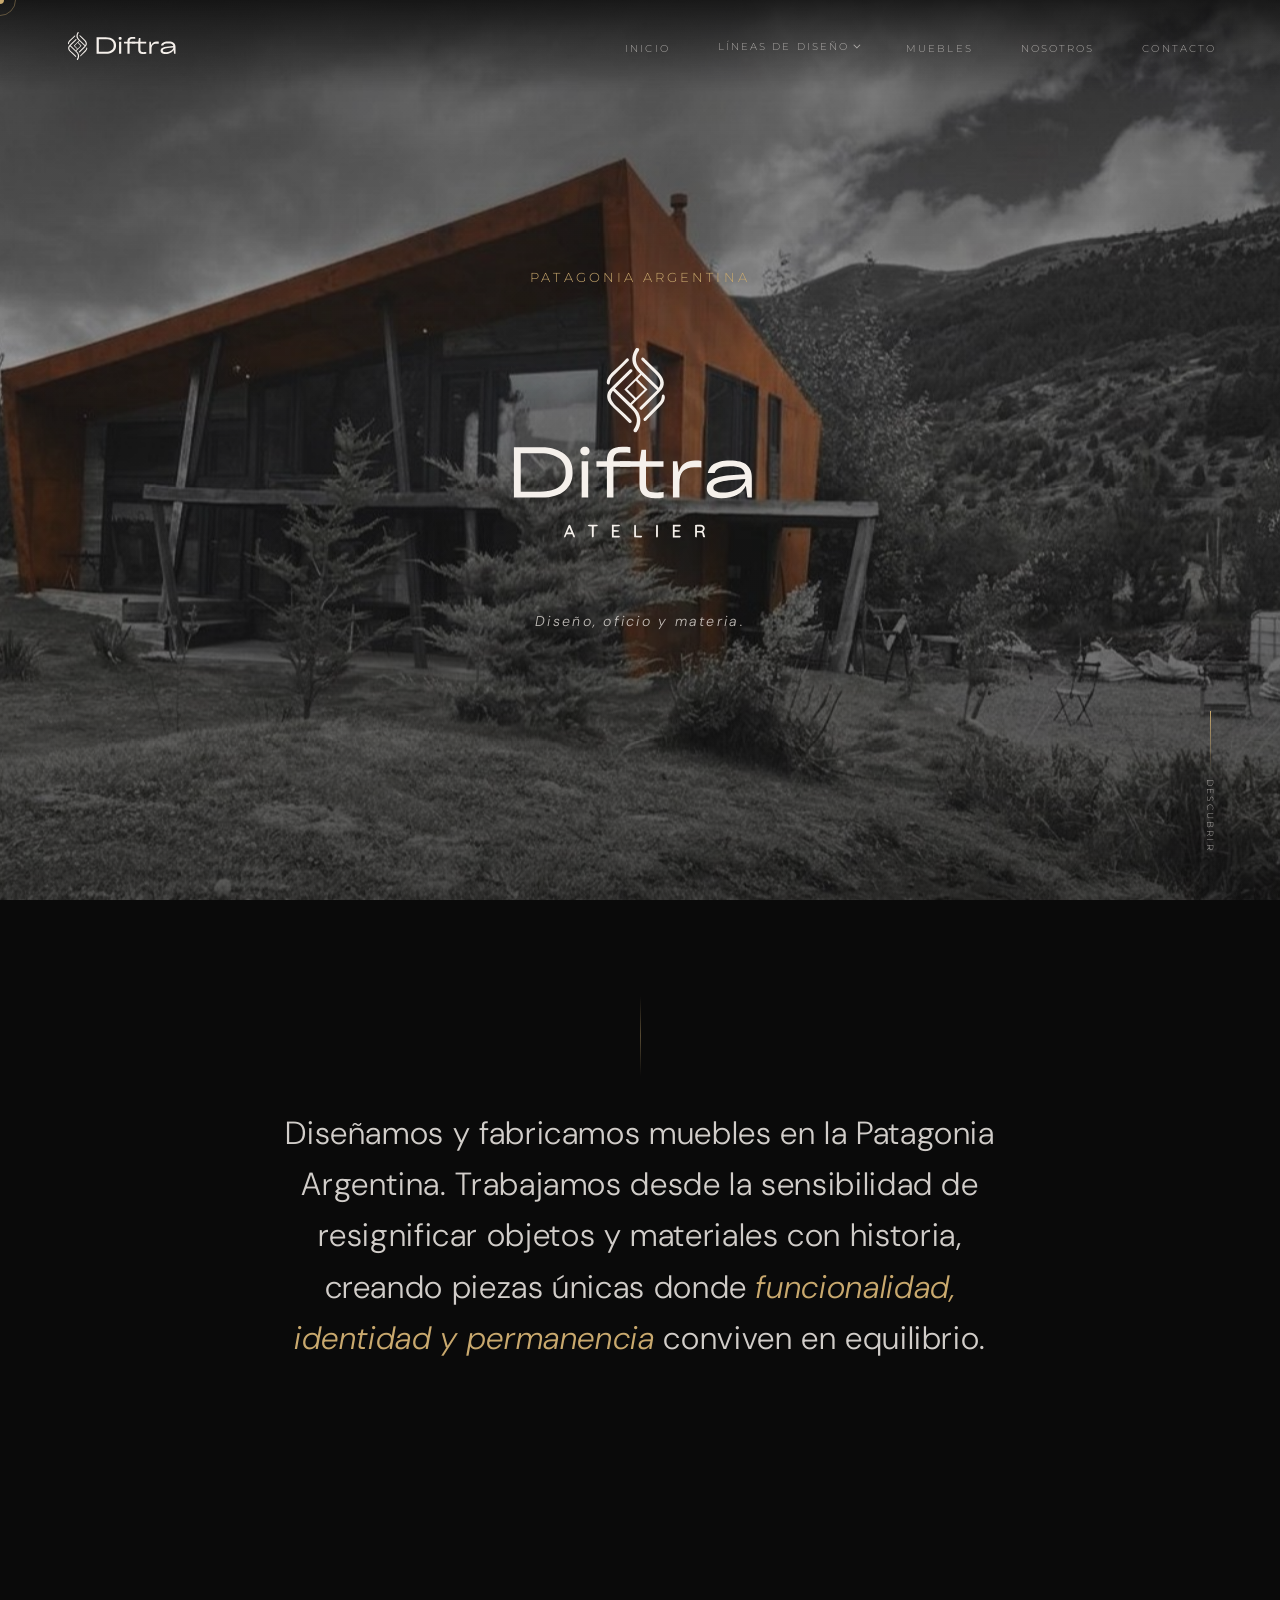
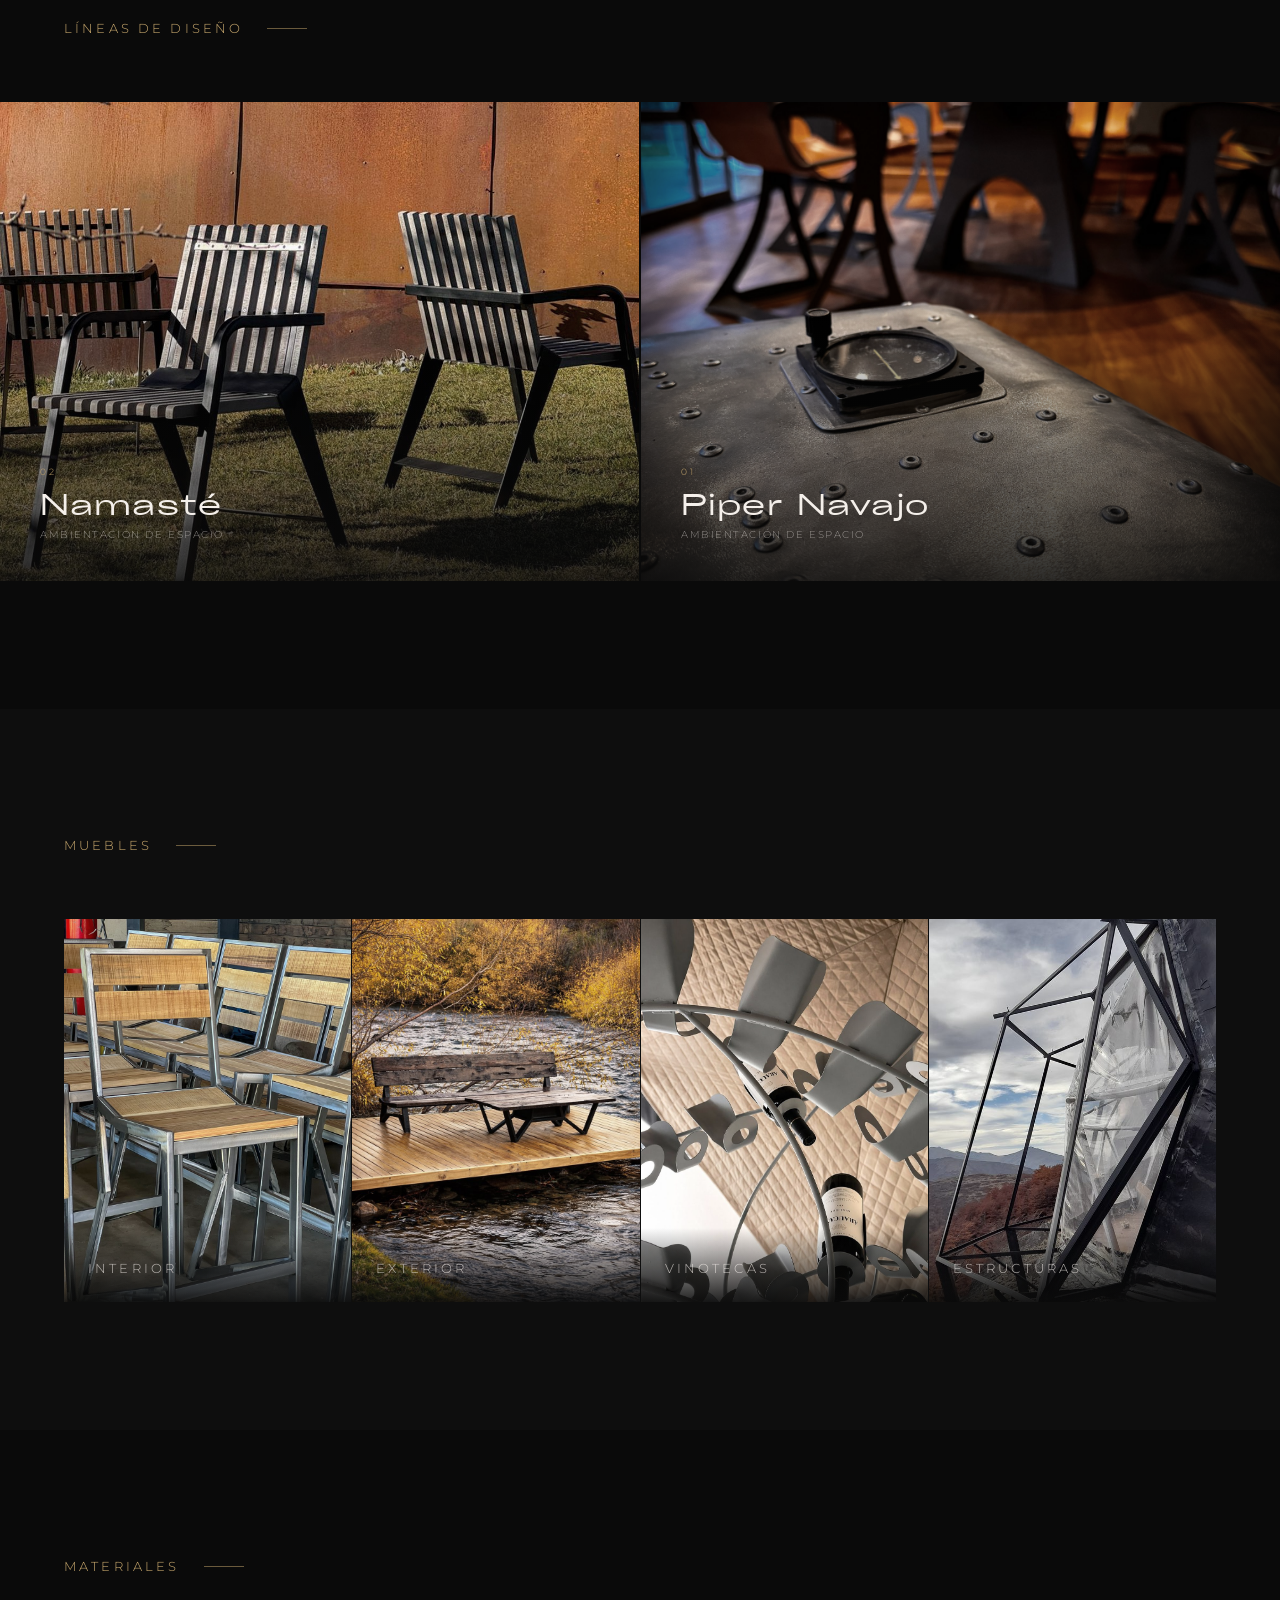
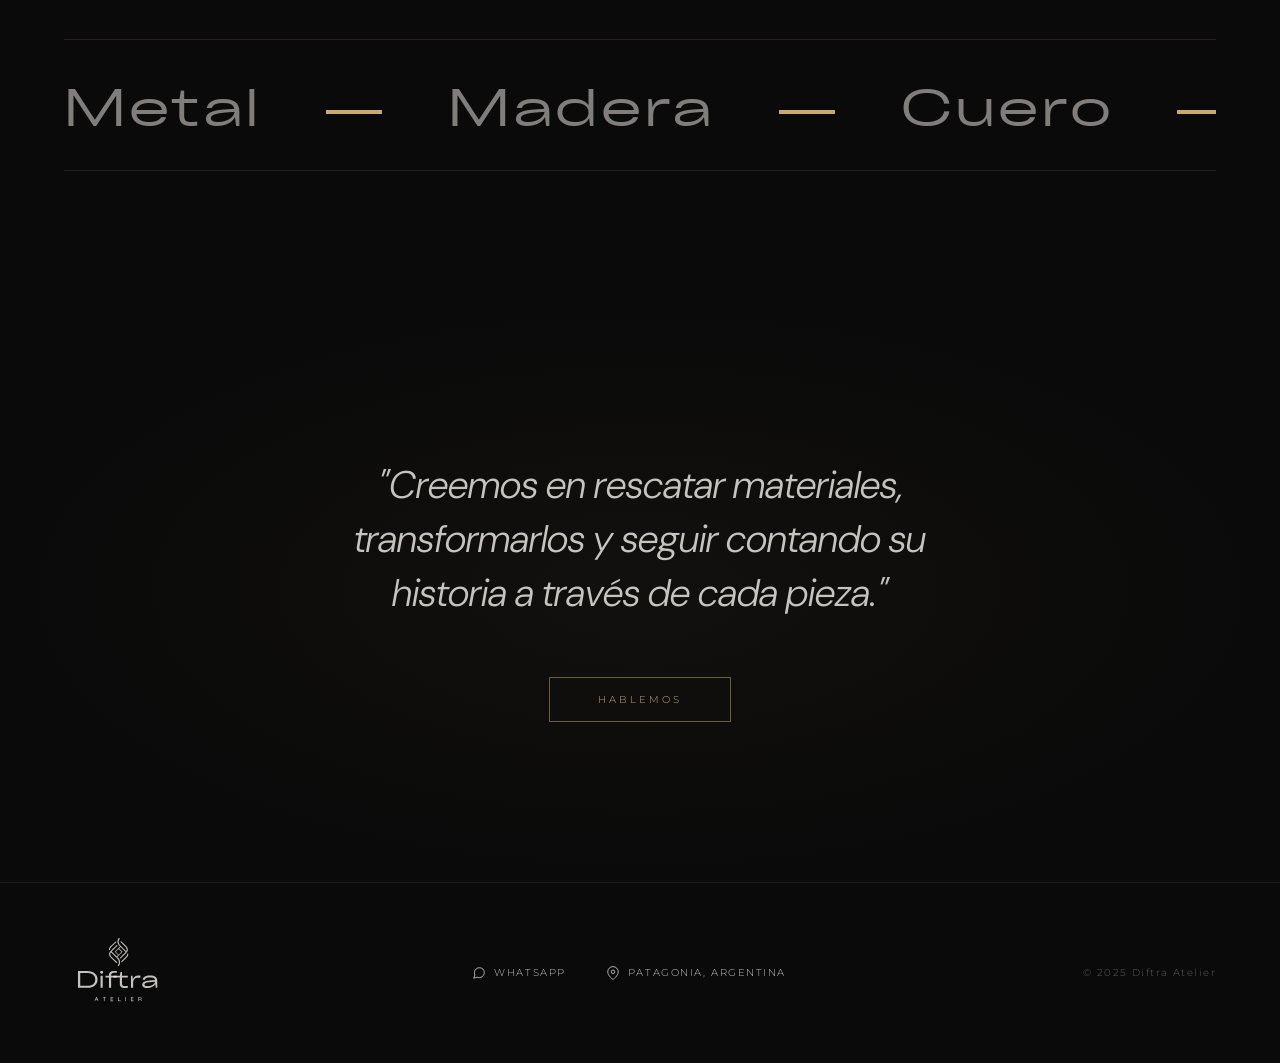
<file: index.html>
<!DOCTYPE html>
<html lang="es">
<head>
<meta charset="UTF-8">
<meta name="viewport" content="width=device-width, initial-scale=1.0">
<title>Diftra Atelier | Muebles y diseño en la Patagonia</title>
<meta name="description" content="Diftra Atelier diseña y fabrica muebles, objetos y líneas de diseño en la Patagonia argentina, combinando oficio, materia e identidad.">
<meta name="robots" content="index, follow">
<link rel="canonical" href="https://diftratelier.com/">
<meta property="og:locale" content="es_AR">
<meta property="og:type" content="website">
<meta property="og:site_name" content="Diftra Atelier">
<meta property="og:title" content="Diftra Atelier | Muebles y diseño en la Patagonia">
<meta property="og:description" content="Diftra Atelier diseña y fabrica muebles, objetos y líneas de diseño en la Patagonia argentina, combinando oficio, materia e identidad.">
<meta property="og:url" content="https://diftratelier.com/">
<meta property="og:image" content="https://diftratelier.com/Piper%20Navajo/portada.jpg">
<meta name="twitter:card" content="summary_large_image">
<meta name="twitter:title" content="Diftra Atelier | Muebles y diseño en la Patagonia">
<meta name="twitter:description" content="Diftra Atelier diseña y fabrica muebles, objetos y líneas de diseño en la Patagonia argentina, combinando oficio, materia e identidad.">
<meta name="twitter:image" content="https://diftratelier.com/Piper%20Navajo/portada.jpg">
<script type="application/ld+json">
{
  "@context": "https://schema.org",
  "@type": "LocalBusiness",
  "name": "Diftra Atelier",
  "url": "https://diftratelier.com/",
  "image": "https://diftratelier.com/Piper%20Navajo/portada.jpg",
  "description": "Diseño y fabricación de muebles, objetos y líneas de diseño en la Patagonia argentina.",
  "areaServed": "Patagonia Argentina",
  "sameAs": [
    "https://wa.me/5492944290582"
  ]
}
</script>
<link rel="preconnect" href="https://fonts.googleapis.com">
<link rel="preconnect" href="https://fonts.gstatic.com" crossorigin>
<link href="https://fonts.googleapis.com/css2?family=Cormorant+Garamond:ital,wght@0,300;0,400;1,300;1,400&family=DM+Sans:wght@200;300;400&family=Montserrat:wght@200;300;400&display=swap" rel="stylesheet">
<style>
  *, *::before, *::after { margin: 0; padding: 0; box-sizing: border-box; }

  @font-face {
    font-family: 'CyGroteskGrand';
    src: url('[data-uri]') format('truetype');
    font-weight: normal;
    font-style: normal;
  }
  :root {
    --negro: #0a0a0a;
    --blanco: #f5f0eb;
    --gris: #888;
    --acento: #c9a96e;
    --serif: 'Cormorant Garamond', Georgia, serif;
    --dm: 'DM Sans', sans-serif;
    --sans: 'Montserrat', sans-serif;
  }

  html { scroll-behavior: smooth; }

  body {
    background: var(--negro);
    color: var(--blanco);
    font-family: var(--sans);
    font-weight: 300;
    overflow-x: hidden;
    cursor: none;
  }

  /* cursor personalizado */
  .cursor {
    position: fixed;
    width: 8px; height: 8px;
    background: var(--acento);
    border-radius: 50%;
    pointer-events: none;
    z-index: 9999;
    transition: transform 0.15s ease, opacity 0.3s;
    transform: translate(-50%, -50%);
  }
  .cursor-ring {
    position: fixed;
    width: 32px; height: 32px;
    border: 1px solid rgba(201,169,110,0.4);
    border-radius: 50%;
    pointer-events: none;
    z-index: 9998;
    transition: transform 0.4s ease, width 0.3s, height 0.3s;
    transform: translate(-50%, -50%);
  }

  /* NAV */
  nav {
    position: fixed;
    top: 0; left: 0; right: 0;
    z-index: 100;
    padding: 2rem 4rem;
    display: flex;
    align-items: center;
    justify-content: space-between;
    mix-blend-mode: normal;
  }
  nav::before {
    content: '';
    position: absolute;
    inset: 0;
    background: linear-gradient(to bottom, rgba(10,10,10,0.8) 0%, transparent 100%);
    pointer-events: none;
  }
  .nav-logo {
    display: flex;
    align-items: center;
    text-decoration: none;
    position: relative;
  }
  .nav-logo svg {
    height: 28px;
    width: auto;
    fill: var(--blanco);
    transition: opacity 0.3s;
  }
  .nav-logo:hover svg { opacity: 0.7; }
  .nav-links {
    display: flex;
    gap: 3rem;
    list-style: none;
    position: relative;
  }
  .nav-links a {
    font-size: 0.65rem;
    letter-spacing: 0.2em;
    text-transform: uppercase;
    color: rgba(245,240,235,0.6);
    text-decoration: none;
    transition: color 0.4s;
  }
  .nav-links a:hover { color: var(--acento); }

  /* DROPDOWN */
  .nav-dropdown { position: relative; display: flex; align-items: center; }
  .nav-dropdown > a { display: flex; align-items: center; gap: 0.4em; }
  .nav-dropdown > a::after { content: ''; display: inline-block; width: 5px; height: 5px; border-right: 1px solid currentColor; border-bottom: 1px solid currentColor; transform: rotate(45deg) translateY(-2px); transition: transform 0.3s; }
  .nav-dropdown:hover > a::after { transform: rotate(-135deg) translateY(-2px); }
  .dropdown-menu {
    display: none;
    position: absolute;
    top: 100%;
    left: 50%;
    transform: translateX(-50%);
    padding-top: 1rem;
    background: transparent;
    min-width: 180px;
    list-style: none;
    z-index: 200;
  }
  .dropdown-menu-inner {
    background: rgba(14,12,10,0.97);
    border: 1px solid rgba(245,240,235,0.1);
    padding: 0.5rem 0;
  }
  .nav-dropdown:hover .dropdown-menu { display: block; }
  .dropdown-menu li a {
    display: block;
    padding: 0.65rem 1.4rem;
    font-size: 0.6rem;
    letter-spacing: 0.2em;
    text-transform: uppercase;
    color: rgba(245,240,235,0.6);
    text-decoration: none;
    transition: color 0.3s;
    white-space: nowrap;
  }
  .dropdown-menu li a:hover { color: var(--acento); }

  /* Mobile dropdown */
  nav.collapsed .nav-dropdown > a::after { display: none; }
  nav.collapsed .dropdown-menu {
    display: none;
    position: static;
    transform: none;
    background: none;
    border: none;
    padding: 0.3rem 0 0 1.5rem;
  }
  nav.collapsed .dropdown-menu.open { display: block; }
  nav.collapsed .dropdown-menu li a {
    font-size: 1rem;
    letter-spacing: 0.15em;
    padding: 0.3rem 0;
    color: rgba(245,240,235,0.45);
  }


  /* HERO */
  #hero {
    position: relative;
    height: 100vh;
    display: flex;
    align-items: center;
    justify-content: center;
    padding: 0;
    overflow: hidden;
    text-align: center;
  }
  .hero-bg {
    position: absolute;
    inset: 0;
    background: url('Piper Navajo/imagenes-piper/inline/diftra-atelier_11-inline-01.jpg') center/cover no-repeat;
    transform: scale(1.05);
    animation: heroReveal 2s cubic-bezier(0.16, 1, 0.3, 1) forwards;
  }
  @keyframes heroReveal {
    from { transform: scale(1.12); opacity: 0.3; }
    to   { transform: scale(1.05); opacity: 1; }
  }
  .hero-overlay {
    position: absolute;
    inset: 0;
    background: linear-gradient(
      to bottom,
      rgba(10,10,10,0.55) 0%,
      rgba(10,10,10,0.35) 40%,
      rgba(10,10,10,0.65) 100%
    );
  }
  .hero-content {
    position: relative;
    z-index: 2;
    max-width: 820px;
    padding: 0 2rem;
    opacity: 0;
    animation: fadeUp 1.4s 0.6s cubic-bezier(0.16, 1, 0.3, 1) forwards;
    display: flex;
    flex-direction: column;
    align-items: center;
  }
  @keyframes fadeUp {
    from { opacity: 0; transform: translateY(40px); }
    to   { opacity: 1; transform: translateY(0); }
  }
  .hero-eyebrow {
    font-size: 0.6rem;
    letter-spacing: 0.35em;
    text-transform: uppercase;
    color: var(--acento);
    margin-bottom: 2.5rem;
    display: block;
  }
  .hero-logo {
    margin-bottom: 2.5rem;
    display: block;
  }
  .hero-logo svg {
    height: clamp(100px, 22vw, 240px);
    width: auto;
    fill: var(--blanco);
    filter: drop-shadow(0 4px 60px rgba(10,10,10,0.6));
  }
  .hero-tagline {
    font-family: var(--dm);
    font-size: 1.2rem;
    font-style: italic;
    font-weight: 300;
    color: rgba(245,240,235,0.75);
    margin-bottom: 0;
    letter-spacing: 0.06em;
  }
  .hero-desc { display: none; }
  .scroll-hint {
    position: absolute;
    bottom: 3rem; right: 4rem;
    z-index: 2;
    display: flex;
    flex-direction: column;
    align-items: center;
    gap: 0.5rem;
    opacity: 0;
    animation: fadeUp 1s 1.4s ease forwards;
  }
  .scroll-hint span {
    font-size: 0.55rem;
    letter-spacing: 0.25em;
    text-transform: uppercase;
    color: rgba(245,240,235,0.65);
    writing-mode: vertical-rl;
  }
  .scroll-line {
    width: 1px;
    height: 60px;
    background: linear-gradient(to bottom, var(--acento), transparent);
    animation: scrollLine 2s 2s ease-in-out infinite;
  }
  @keyframes scrollLine {
    0%   { transform: scaleY(0); transform-origin: top; }
    50%  { transform: scaleY(1); transform-origin: top; }
    51%  { transform-origin: bottom; }
    100% { transform: scaleY(0); transform-origin: bottom; }
  }

  /* SECCIONES GENERALES */
  section {
    padding: 8rem 4rem;
  }
  .section-label {
    font-size: 0.55rem;
    letter-spacing: 0.4em;
    text-transform: uppercase;
    color: var(--acento);
    margin-bottom: 4rem;
    display: flex;
    align-items: center;
    gap: 1.5rem;
  }
  .section-label::after {
    content: '';
    flex: 0 0 40px;
    height: 1px;
    background: var(--acento);
    opacity: 0.5;
  }

  /* INTRO texto central */
  #intro {
    text-align: center;
    padding: 6rem 4rem 8rem;
  }
  .intro-text {
    font-family: var(--dm);
    font-size: clamp(1.4rem, 2.5vw, 2rem);
    font-weight: 300;
    line-height: 1.6;
    color: rgba(245,240,235,0.85);
    max-width: 760px;
    margin: 2rem auto 0;
    letter-spacing: 0.02em;
  }
  .intro-text em { color: var(--acento); font-style: italic; }

  /* LINEAS DE DISEÑO */
  #proyectos { padding: 8rem 0; }
  #proyectos .section-label { padding: 0 4rem; }
  .proyectos-grid {
    display: grid;
    grid-template-columns: 1fr 1fr;
    gap: 2px;
  }
  .proyecto-item {
    position: relative;
    overflow: hidden;
    aspect-ratio: 4/3;
    cursor: none;
  }
  .proyecto-item img {
    width: 100%; height: 100%;
    object-fit: cover;
    transition: transform 1.2s cubic-bezier(0.16, 1, 0.3, 1);
    filter: grayscale(30%);
  }
  .proyecto-item:hover img {
    transform: scale(1.06);
    filter: grayscale(0%);
  }
  .proyecto-overlay {
    position: absolute;
    inset: 0;
    background: linear-gradient(to top, rgba(10,10,10,0.85) 0%, transparent 60%);
    display: flex;
    flex-direction: column;
    justify-content: flex-end;
    padding: 2.5rem;
  }
  .proyecto-num {
    font-size: 0.55rem;
    letter-spacing: 0.3em;
    color: var(--acento);
    margin-bottom: 0.5rem;
  }
  .proyecto-nombre {
    font-family: 'CyGroteskGrand', var(--dm);
    font-size: 1.8rem;
    font-weight: normal;
    letter-spacing: 0.04em;
  }
  .proyecto-sub {
    font-size: 0.65rem;
    letter-spacing: 0.15em;
    text-transform: uppercase;
    color: rgba(245,240,235,0.5);
    margin-top: 0.4rem;
  }

  /* MUEBLES */
  #muebles { background: #0e0e0e; }
  .muebles-grid {
    display: grid;
    grid-template-columns: repeat(4, 1fr);
    gap: 1px;
    margin-top: 3rem;
  }
  .mueble-item {
    position: relative;
    overflow: hidden;
    aspect-ratio: 3/4;
    cursor: none;
  }
  .mueble-item img {
    width: 100%; height: 100%;
    object-fit: cover;
    transition: transform 1s cubic-bezier(0.16, 1, 0.3, 1);
    filter: grayscale(20%);
  }
  .mueble-item:hover img {
    transform: scale(1.08);
    filter: grayscale(0%);
  }
  .mueble-label {
    position: absolute;
    bottom: 0; left: 0; right: 0;
    padding: 2rem 1.5rem 1.5rem;
    background: linear-gradient(to top, rgba(10,10,10,0.9) 0%, transparent 100%);
    font-size: 0.65rem;
    letter-spacing: 0.2em;
    text-transform: uppercase;
    color: rgba(245,240,235,0.7);
  }

  /* MATERIALES */
  #materiales {
    padding: 8rem 4rem;
    overflow: hidden;
  }
  .materiales-marquee-wrap {
    margin-top: 4rem;
    border-top: 1px solid rgba(201,169,110,0.15);
    border-bottom: 1px solid rgba(201,169,110,0.15);
    padding: 2rem 0;
    overflow: hidden;
  }
  .materiales-marquee {
    display: flex;
    gap: 4rem;
    animation: marquee 20s linear infinite;
    width: max-content;
  }
  @keyframes marquee {
    from { transform: translateX(0); }
    to   { transform: translateX(-50%); }
  }
  .material-word {
    font-family: 'CyGroteskGrand', var(--dm);
    font-size: clamp(2rem, 4vw, 3.5rem);
    font-weight: normal;
    color: rgba(245,240,235,0.5);
    white-space: nowrap;
    letter-spacing: 0.05em;
    transition: color 0.4s;
  }
  .material-word.highlight { color: var(--acento); font-style: normal; }

  /* CIERRE */
  #cierre {
    text-align: center;
    padding: 10rem 4rem;
    position: relative;
    overflow: hidden;
  }
  #cierre::before {
    content: '';
    position: absolute;
    inset: 0;
    background: radial-gradient(ellipse at center, rgba(201,169,110,0.04) 0%, transparent 70%);
  }
  .cierre-texto {
    font-family: var(--dm);
    font-size: clamp(1.5rem, 3vw, 2.4rem);
    font-weight: 300;
    font-style: italic;
    line-height: 1.4;
    max-width: 680px;
    margin: 0 auto 3.5rem;
    color: rgba(245,240,235,0.8);
  }
  .btn-contacto {
    display: inline-block;
    padding: 1rem 3rem;
    border: 1px solid rgba(201,169,110,0.5);
    color: var(--acento);
    font-family: var(--sans);
    font-size: 0.6rem;
    letter-spacing: 0.3em;
    text-transform: uppercase;
    text-decoration: none;
    transition: background 0.4s, color 0.4s, border-color 0.4s;
    cursor: none;
  }
  .btn-contacto:hover {
    background: var(--acento);
    color: var(--negro);
    border-color: var(--acento);
  }

  /* FOOTER */
  footer {
    border-top: 1px solid rgba(245,240,235,0.08);
    padding: 3rem 4rem;
    display: flex;
    align-items: center;
    justify-content: space-between;
  }
  .footer-logo svg {
    height: 80px;
    width: auto;
    fill: rgba(245,240,235,0.8);
    transition: fill 0.3s;
  }
  .footer-logo:hover svg { fill: rgba(245,240,235,1); }
  .footer-links {
    display: flex;
    gap: 2.5rem;
    list-style: none;
  }
  .footer-links a {
    font-size: 0.65rem;
    letter-spacing: 0.15em;
    text-transform: uppercase;
    color: rgba(245,240,235,0.8);
    text-decoration: none;
    transition: color 0.3s;
    display: flex;
    align-items: center;
    gap: 0.5rem;
    cursor: none;
  }
  .footer-links a:hover { color: var(--acento); }
  .footer-links svg { width: 14px; height: 14px; flex-shrink: 0; }
  .footer-copy {
    font-size: 0.6rem;
    letter-spacing: 0.15em;
    color: rgba(245,240,235,0.35);
  }

  /* REVEAL ANIMACIONES */
  .reveal {
    opacity: 0;
    transform: translateY(30px);
    transition: opacity 0.9s cubic-bezier(0.16, 1, 0.3, 1), transform 0.9s cubic-bezier(0.16, 1, 0.3, 1);
  }
  .reveal.visible {
    opacity: 1;
    transform: translateY(0);
  }
  .reveal-delay-1 { transition-delay: 0.1s; }
  .reveal-delay-2 { transition-delay: 0.25s; }
  .reveal-delay-3 { transition-delay: 0.4s; }

  /* separador decorativo */
  .sep {
    width: 1px;
    height: 80px;
    background: linear-gradient(to bottom, transparent, var(--acento), transparent);
    margin: 0 auto;
    opacity: 0.4;
  }

  .nav-hamburger {
    display: none;
    flex-direction: column;
    gap: 5px;
    background: none;
    border: none;
    cursor: none;
    padding: 4px;
    position: relative;
    z-index: 101;
  }
  .nav-hamburger span {
    display: block;
    width: 24px;
    height: 1px;
    background: var(--blanco);
    transition: transform 0.4s cubic-bezier(0.16,1,0.3,1), opacity 0.3s;
    transform-origin: center;
  }
  .nav-hamburger.open span:nth-child(1) { transform: translateY(6px) rotate(45deg); }
  .nav-hamburger.open span:nth-child(2) { opacity: 0; }
  .nav-hamburger.open span:nth-child(3) { transform: translateY(-6px) rotate(-45deg); }

  nav.collapsed .nav-hamburger { display: flex; }
  nav.collapsed .nav-links {
    display: none;
    flex-direction: column;
    gap: 1.1rem;
    position: fixed;
    top: 0; right: 0;
    width: 100%;
    height: 100vh;
    background: rgba(10,10,10,0.97);
    justify-content: center;
    align-items: center;
    transform: translateX(100%);
    opacity: 0;
    visibility: hidden;
    pointer-events: none;
    transition: none;
    z-index: 100;
  }
  nav.collapsed .nav-links.open {
    display: flex;
    transform: translateX(0);
    opacity: 1;
    visibility: visible;
    pointer-events: auto;
    transition: transform 0.6s cubic-bezier(0.16,1,0.3,1), opacity 0.3s, visibility 0s;
  }
  nav.collapsed .nav-links li {
    width: 100%;
    display: flex;
    justify-content: center;
    opacity: 0;
    transform: translateY(20px);
    transition: opacity 0.4s, transform 0.4s;
  }
  nav.collapsed .nav-links.open li { opacity: 1; transform: translateY(0); }
  nav.collapsed .nav-links.open li:nth-child(1) { transition-delay: 0.15s; }
  nav.collapsed .nav-links.open li:nth-child(2) { transition-delay: 0.22s; }
  nav.collapsed .nav-links.open li:nth-child(3) { transition-delay: 0.29s; }
  nav.collapsed .nav-links.open li:nth-child(4) { transition-delay: 0.36s; }
  nav.collapsed .nav-links.open li:nth-child(5) { transition-delay: 0.43s; }
  nav.collapsed .nav-links a {
    display: block;
    width: fit-content;
    font-size: 1.4rem;
    font-family: var(--sans);
    font-weight: 200;
    letter-spacing: 0.2em;
    text-transform: uppercase;
    padding: 1.05rem 0;
    color: rgba(245,240,235,0.7);
    text-align: center;
  }
  nav.collapsed .nav-links a:hover { color: var(--acento); }

  @media (max-width: 900px) {
    nav { padding: 1.5rem 2rem; }
    section { padding: 3.5rem 2rem; }
    #intro { padding: 4rem 2rem 5rem; }
    #cierre { padding: 4rem 2rem; }
    .section-label { margin-bottom: 2.5rem; }
    #proyectos .section-label { padding: 0 2rem; }
    #proyectos { padding: 4rem 0; }
    .proyectos-grid { grid-template-columns: 1fr; }
    .muebles-grid { grid-template-columns: repeat(2, 1fr); }
    footer { flex-direction: column; gap: 2rem; text-align: center; }
    #hero { padding: 0 2rem 2.5rem; }
  }

  @media (hover: none) and (pointer: coarse) {
    body {
      cursor: auto;
    }

    .cursor,
    .cursor-ring {
      display: none;
    }
  }
</style>

<style id="diftra-readable-labels">
  .hero-eyebrow,
  .page-header-label,
  .project-label,
  .section-label,
  .detail-label,
  .carousel-label,
  .mueble-label,
  .nosotros-label,
  .nos-section-label,
  .wip-text,
  .en-taller-label,
  .quote-attr {
    font-size: clamp(0.72rem, 0.68rem + 0.18vw, 0.82rem) !important;
    letter-spacing: 0.24em !important;
    line-height: 1.35 !important;
  }
  .project-sub,
  .hero-tagline,
  .other-project-card p[style*="text-transform:uppercase"],
  .other-project-card p[style*="text-transform: uppercase"] {
    font-size: clamp(0.78rem, 0.74rem + 0.18vw, 0.9rem) !important;
    letter-spacing: 0.16em !important;
    line-height: 1.45 !important;
  }
  .other-project-card span[style*="text-transform:uppercase"],
  .other-project-card span[style*="text-transform: uppercase"] {
    font-size: clamp(0.72rem, 0.68rem + 0.18vw, 0.82rem) !important;
    letter-spacing: 0.24em !important;
    line-height: 1.35 !important;
  }
</style>
</head>
<body>

<div class="cursor" id="cursor"></div>
<div class="cursor-ring" id="cursorRing"></div>

<!-- NAV -->
<nav>
  <a href="#" class="nav-logo">
    <svg xmlns="http://www.w3.org/2000/svg" viewBox="0 0 964.04 233.64"><g><path d="M185.53,114.54c11.99-16.44,2.98-35.17-9.45-47.22l-34.63-33.57c-.84-.81-1.64-1.76-2.43-2.68-2.47-2.91-5.28-6.22-8.8-3.72-.86.61-1.34,2.09-1.44,3.29-.1,1.28.19,2.32.81,2.94l37.86,37.18c10.13,9.95,19.96,24.84,9.86,39.65l-45.47-44.48c-5.91-5.79-9.96-10.88-13.13-16.52-7.3-13.01-6.18-28.64,2.93-40.78,1.55-2.06,1.67-5.02.27-6.88-.81-1.08-3.03-1.74-4.7-1.75-1.37.05-2.39.38-2.96,1.12-3.39,4.43-6.07,9.87-8.2,16.64-4.15,13.2-4.1,33.15,19.5,53.47l-43.76,43.58,27.44,27.17-10.71,11.49-42.61-41.46,47.12-45.75c1.45-1.4,1.37-4.66.55-6.05-.62-1.05-2.32-1.35-2.83-1.42-1.5-.2-2.84.11-3.57.82l-39.42,38.61c-5.99,5.86-10.95,10.8-15.84,16.43-8.54,9.85-9.85,23.11-3.44,34.61,3.67,6.59,8.66,11.59,13.51,16.02,14.41,13.16,28.48,26.75,43.01,41.56.95.97,2.62.97,3.29.93,1.1-.07,2.5-.43,3.13-1.25,1.06-1.38.71-4.72-.65-6.16-11.03-11.7-22.38-22.03-34.4-32.97l-1.22-1.11c-15.56-14.16-29.48-29.53-14.78-47.97l51.99,51.2c16.78,16.53,18.88,36.77,5.75,55.55-.87,1.25-1.21,2.83-.92,4.34.28,1.45,1.08,2.68,2.27,3.46.75.49,1.68.75,2.65.75,1.68,0,3.47-.78,4.63-2.48,12.64-18.58,12.75-41.38.27-58.08-3.64-4.87-7.65-8.94-11.89-13.24-.73-.74-1.47-1.49-2.21-2.25l43.06-42.62-27.62-28.37,10.86-11.35,43.31,42.06-47.2,45.95c-1.72,1.68-1.82,4.8-.76,6.26.63.87,2.09,1.36,3.25,1.45,1.16.09,2.13-.17,2.72-.76l46.48-45.83c3.14-3.1,5.93-6.32,8.5-9.86ZM113.97,138.8l-24.24-24.29,24.02-23.97,24.24,24.29-24.02,23.97Z"/><path d="M193.08,131.47c-.82-1.43-2.12-2.19-3.75-2.2h-.04c-2.94,0-3.31,2.49-3.78,5.64-.65,4.37-1.64,10.97-8.89,18.4l-40.78,41.78c-.73.74-1.07,1.97-.94,3.35.1,1.05.52,2.39,1.42,3.02.74.52,1.67.76,2.6.76,1.3,0,2.6-.48,3.4-1.39l.4-.45c3.11-3.51,5.79-6.53,9.24-9.97l28.74-28.63c4.24-4.22,7.53-8.42,10.06-12.82,2.58-4.5,4.72-13.34,2.33-17.5Z"/><path d="M37.62,101.3s.09,0,.13,0c3.36-.09,3.73-2.59,4.21-5.76.62-4.18,1.56-10.49,8.98-17.82l42.58-42.06c.81-.8,1.15-1.93.97-3.18-.22-1.49-1.13-2.86-2.33-3.5-1.62-.86-4.05-.28-5.52,1.32-11.33,12.31-22.94,23.22-32.8,32.27-5.24,4.81-10.2,9.36-14.37,15.18-4.55,6.35-7.83,16.85-5.42,21.4.75,1.41,1.98,2.14,3.57,2.14Z"/></g><g><path d="M347.92,42.96c14.36,0,26.91,1.72,37.64,5.15,10.74,3.43,19.73,8.17,26.97,14.2,7.24,6.04,12.68,13.12,16.3,21.25,3.62,8.13,5.43,16.9,5.43,26.3v5.34c0,9.4-1.81,18.17-5.43,26.3-3.62,8.13-9.05,15.22-16.3,21.25-7.24,6.04-16.23,10.77-26.97,14.2-10.74,3.43-23.29,5.15-37.64,5.15h-76.05V42.96h76.05ZM415.02,109.86c0-7.24-1.37-13.91-4.1-20.01-2.74-6.1-7.02-11.4-12.87-15.92-5.85-4.51-13.22-8.03-22.11-10.58-8.9-2.54-19.57-3.81-32.02-3.81h-53.18v105.98h53.18c12.45,0,23.13-1.27,32.02-3.81,8.89-2.54,16.26-6.07,22.11-10.58,5.84-4.51,10.13-9.82,12.87-15.92,2.73-6.1,4.1-12.77,4.1-20.01v-5.34Z"/><path d="M477.92,61.54c-2.29,2.22-5.4,3.34-9.34,3.34s-7.24-1.11-9.53-3.34c-2.29-2.22-3.43-5.11-3.43-8.67s1.14-6.26,3.43-8.48c2.29-2.22,5.46-3.34,9.53-3.34s7.05,1.11,9.34,3.34c2.29,2.22,3.43,5.05,3.43,8.48s-1.14,6.45-3.43,8.67ZM477.53,182.1v-101.02h-18.11v101.02h18.11Z"/><path d="M572.46,56.87c-4.7,0-8.64.41-11.82,1.24-3.18.83-5.75,2.16-7.72,4-1.97,1.84-3.37,4.26-4.19,7.24-.83,2.99-1.24,6.7-1.24,11.15v.57h46.89v15.25h-46.89v85.77h-18.11v-85.77h-28.97v-15.25h28.97v-1.72c0-12.45,3.34-21.95,10.01-28.5,6.67-6.54,17.63-9.82,32.88-9.82,5.21,0,9.5.16,12.87.48,3.37.32,6.45.8,9.24,1.43v15.44c-3.18-.38-6.42-.73-9.72-1.05-3.31-.32-7.37-.48-12.2-.48Z"/><path d="M686.05,96.33h-48.41v46.89c0,4.57.41,8.45,1.24,11.63.83,3.18,2.22,5.75,4.19,7.72,1.97,1.97,4.54,3.37,7.72,4.19,3.17.83,7.05,1.24,11.63,1.24,5.21,0,9.59-.16,13.15-.48,3.56-.32,7.18-.73,10.86-1.24v15.82c-3.18.63-6.64,1.11-10.39,1.43-3.75.32-8.29.48-13.63.48-15,0-25.89-3.21-32.69-9.63-6.8-6.41-10.2-16.17-10.2-29.26v-48.8h-53.99v-15.25h54.56l4.96-31.45h12.58v31.45h48.41v15.25Z"/><path d="M773.35,79.17c3.81,0,7.15.16,10.01.48,2.86.32,5.37.67,7.53,1.05v17.92c-2.92-.25-5.85-.44-8.77-.57-2.92-.12-6.42-.19-10.48-.19-13.98,0-24.37,3.56-31.16,10.67-6.8,7.12-10.2,18.62-10.2,34.5v39.07h-18.11v-101.02h12.2l3.81,29.73c3.43-10.8,9.02-18.77,16.77-23.92,7.75-5.15,17.22-7.72,28.4-7.72Z"/><path d="M869.41,79.17c11.06,0,20.46,1.05,28.21,3.14,7.75,2.1,14.07,5.21,18.97,9.34,4.89,4.13,8.45,9.24,10.67,15.34,2.22,6.1,3.34,13.15,3.34,21.16v53.94h-12.2l-4.19-32.78c-2.29,4.7-5.46,9.18-9.53,13.44-4.07,4.26-8.96,7.94-14.68,11.06-5.72,3.11-12.23,5.59-19.54,7.43-7.31,1.84-15.34,2.76-24.11,2.76-6.99,0-13.03-.73-18.11-2.19-5.08-1.46-9.31-3.43-12.68-5.91-3.37-2.48-5.85-5.34-7.43-8.58-1.59-3.24-2.38-6.64-2.38-10.2,0-4.83.98-9.27,2.95-13.34,1.97-4.07,5.43-7.65,10.39-10.77,4.96-3.11,11.59-5.78,19.92-8.01,8.32-2.22,18.84-3.78,31.55-4.67l40.98-3.05c-.76-3.81-2.03-7.11-3.81-9.91-1.78-2.79-4.29-5.11-7.53-6.96-3.24-1.84-7.34-3.21-12.29-4.1-4.96-.89-10.99-1.33-18.11-1.33-7.5,0-13.72.51-18.68,1.52-4.96,1.02-9.02,2.38-12.2,4.1-3.18,1.72-5.59,3.69-7.24,5.91-1.65,2.22-2.93,4.61-3.81,7.15h-19.25c1.14-4.7,3.02-9.15,5.62-13.34,2.6-4.19,6.29-7.84,11.06-10.96,4.77-3.11,10.74-5.59,17.92-7.43,7.18-1.84,15.92-2.76,26.21-2.76ZM850.54,168.19c9.78,0,18.52-1.24,26.21-3.72,7.69-2.48,14.17-5.62,19.44-9.44,5.27-3.81,9.31-7.94,12.1-12.39,2.79-4.45,4.19-8.58,4.19-12.39l-28.02,2.1c-12.84.89-23.19,2.13-31.07,3.72-7.88,1.59-13.98,3.34-18.3,5.24-4.32,1.91-7.24,3.97-8.77,6.2-1.52,2.22-2.29,4.48-2.29,6.77,0,1.78.41,3.53,1.24,5.24.83,1.72,2.29,3.21,4.38,4.48,2.1,1.27,4.86,2.29,8.29,3.05,3.43.76,7.62,1.14,12.58,1.14Z"/></g></svg>
  </a>
  <button class="nav-hamburger" id="navHamburger" aria-label="Abrir menú" aria-expanded="false" aria-controls="navLinks">
    <span></span><span></span><span></span>
  </button>
  <ul class="nav-links" id="navLinks">
    <li><a href="#hero">Inicio</a></li>
        <li class="nav-dropdown">
      <a href="#">Líneas de diseño</a>
      <ul class="dropdown-menu"><div class="dropdown-menu-inner">
        <li><a href="/piper-navajo/">Piper Navajo</a></li>
        <li><a href="/namaste/">Namasté</a></li>
      </div></ul>
    </li>
    <li><a href="/muebles-de-diseno/">Muebles</a></li>
    <li><a href="/nosotros/">Nosotros</a></li>
    <li><a href="https://wa.me/5492944290582" target="_blank" rel="noopener">Contacto</a></li>
  </ul>
</nav>

<!-- HERO -->
<section id="hero">
  <div class="hero-bg"></div>
  <div class="hero-overlay"></div>
  <div class="hero-content">
    <span class="hero-eyebrow">Patagonia Argentina</span>
    <div class="hero-logo">
      <svg xmlns="http://www.w3.org/2000/svg" viewBox="0 0 671.69 481.07"><g><path d="M464.08,421.31c-2.8-2.65-1.26-8.84-3.87-9.07-3.31-.29-6-.33-9.22-.34l-.23,7.27c-.02.62-.39,1.95-.57,2.46-.23.67-2.95-.26-2.95-1.01l.05-23.98c7.25-.38,17.71-2.25,19.1,5.63.51,2.88-1.08,5.67-3.02,7.88.57,1.1,1.53,2.9,1.86,4l2.07,6.78c-.15.53-2.62.94-3.22.37ZM460.3,408.28c3.22-1.04,3.11-7.44.22-8.03-3.18-.65-6.35-.55-9.73-.47l.16,8.96c3.19.12,6.58.43,9.35-.47Z"/><path d="M189.73,415.43l-2.47,5.49c-.24.53-2.11,1.26-2.38.76s-.49-1.93-.15-2.74l8.86-21.39c.17-.42,1.28-1.32,1.65-1.35.49-.04,1.63.79,1.86,1.36l8.99,21.53c.24.57-.09,2.11-.41,2.59s-2.17-.22-2.41-.74l-2.41-5.3-11.13-.21ZM199.37,411.98l-4.16-9.64-4.13,9.61,8.29.03Z"/><path d="M415.14,410.43l-8.88.13-.21,7.83,10.27.17c.68.01,1.8.72,2.16,1.1.49.51-1.09,2.28-1.92,2.27l-13.95-.14v-25.35s13.86-.15,13.86-.15c.57,0,2.06,1.07,2.16,1.57.13.68-1.34,1.8-2.14,1.8l-10.23.06-.09,7.36,8.63.15c.55,0,1.85,1.01,2.24,1.39s-1.27,1.81-1.91,1.82Z"/><path d="M244.05,419.6c0,.87-1.17,2.27-1.81,2.34s-2-1.25-2-1.91l-.02-19.99-5.83-.45c-.65-.05-1.82-.6-2.23-1.03-.52-.54,1.35-2.28,2.18-2.28l15.81.06c.53,0,2,.95,2.02,1.47s-.99,1.71-1.49,1.73l-6.57.32-.05,19.74Z"/><path d="M338.9,418.56c.85.03,2.42,1.31,2.12,1.89s-1.86,1.56-2.57,1.54l-13.36-.38-.03-23.08c0-.67.81-1.77,1.15-2.18s2.38.96,2.38,1.61l.13,20.29,10.18.32Z"/><path d="M372.65,419.66c0,.63-1,2.08-1.47,2.24-.62.22-2.22-1.17-2.22-1.95l.05-21.54c0-.54.98-1.77,1.37-2.05.53-.38,2.25,1.21,2.25,1.9l.02,21.4Z"/><path d="M293.1,410.4l-8.99.25v7.78s10.09.11,10.09.11c.73,0,2.02.89,2.3,1.4.34.64-1.39,2-2.24,1.99l-13.8-.18.02-25.3,13.53-.22c.84-.01,2.36,1.08,2.58,1.61.27.67-1.36,1.78-2.11,1.79l-10.4.13.11,7.34,8.4.08c.63,0,1.95.94,2.21,1.44s-1.11,1.76-1.68,1.78Z"/></g><g><path d="M380.4,124.87c8.68-11.9,2.15-25.46-6.84-34.19l-25.07-24.3c-.6-.59-1.19-1.28-1.76-1.94-1.79-2.11-3.82-4.5-6.37-2.69-.62.44-.97,1.51-1.04,2.38-.07.93.13,1.68.59,2.13l27.41,26.92c7.34,7.2,14.45,17.98,7.14,28.7l-32.91-32.2c-4.28-4.19-7.21-7.88-9.5-11.96-5.29-9.42-4.47-20.73,2.12-29.52,1.12-1.49,1.21-3.63.2-4.98-.59-.78-2.19-1.26-3.4-1.26-.99.04-1.73.28-2.14.81-2.45,3.21-4.39,7.15-5.94,12.05-3.01,9.56-2.97,24,14.12,38.71l-31.68,31.55,19.87,19.67-7.75,8.32-30.85-30.02,34.11-33.12c1.05-1.02.99-3.38.4-4.38-.45-.76-1.68-.98-2.05-1.03-1.09-.14-2.06.08-2.58.59l-28.54,27.95c-4.33,4.25-7.93,7.82-11.47,11.9-6.18,7.13-7.13,16.73-2.49,25.06,2.66,4.77,6.27,8.39,9.78,11.6,10.43,9.52,20.62,19.36,31.14,30.09.69.7,1.9.7,2.38.68.8-.05,1.81-.31,2.27-.9.77-1,.51-3.41-.47-4.46-7.99-8.47-16.2-15.95-24.9-23.87l-.89-.81c-11.26-10.25-21.34-21.38-10.7-34.73l37.64,37.06c12.15,11.96,13.67,26.62,4.16,40.22-.63.91-.88,2.05-.67,3.14.2,1.05.79,1.94,1.64,2.5.54.36,1.22.54,1.92.54,1.21,0,2.51-.56,3.35-1.79,9.15-13.45,9.23-29.96.19-42.05-2.63-3.53-5.54-6.47-8.61-9.59-.53-.54-1.06-1.08-1.6-1.63l31.17-30.85-19.99-20.53,7.86-8.21,31.36,30.45-34.17,33.27c-1.25,1.22-1.32,3.47-.55,4.54.46.63,1.51.98,2.35,1.05.84.07,1.54-.12,1.97-.55l33.65-33.18c2.28-2.24,4.29-4.58,6.16-7.14ZM328.6,142.43l-17.55-17.59,17.39-17.35,17.55,17.59-17.39,17.35Z"/><path d="M385.87,137.13c-.59-1.03-1.53-1.58-2.72-1.59h-.03c-2.13,0-2.4,1.8-2.74,4.08-.47,3.16-1.19,7.94-6.44,13.32l-29.52,30.25c-.53.54-.77,1.42-.68,2.43.07.76.38,1.73,1.03,2.18.53.37,1.21.55,1.88.55.94,0,1.88-.35,2.46-1l.29-.33c2.25-2.54,4.19-4.73,6.69-7.22l20.8-20.73c3.07-3.06,5.45-6.09,7.28-9.28,1.87-3.26,3.42-9.66,1.69-12.67Z"/><path d="M273.33,115.29s.06,0,.1,0c2.43-.06,2.7-1.87,3.05-4.17.45-3.02,1.13-7.59,6.5-12.9l30.82-30.45c.58-.58.83-1.4.7-2.31-.16-1.08-.82-2.07-1.69-2.53-1.17-.62-2.93-.2-4,.96-8.2,8.91-16.61,16.81-23.75,23.36-3.8,3.48-7.38,6.77-10.4,10.99-3.29,4.6-5.67,12.2-3.92,15.5.54,1.02,1.43,1.55,2.59,1.55Z"/></g><g><path d="M139.06,241.26c10.39,0,19.48,1.24,27.25,3.73,7.77,2.48,14.28,5.91,19.53,10.28,5.24,4.37,9.18,9.5,11.8,15.39,2.62,5.89,3.93,12.24,3.93,19.04v3.86c0,6.81-1.31,13.16-3.93,19.04-2.62,5.89-6.55,11.02-11.8,15.39-5.24,4.37-11.75,7.8-19.53,10.28-7.77,2.48-16.86,3.73-27.25,3.73h-55.06v-100.73h55.06ZM187.63,289.7c0-5.24-.99-10.07-2.97-14.49-1.98-4.42-5.08-8.26-9.31-11.52-4.23-3.26-9.57-5.82-16.01-7.66-6.44-1.84-14.17-2.76-23.18-2.76h-38.5v76.72h38.5c9.01,0,16.74-.92,23.18-2.76,6.44-1.84,11.77-4.39,16.01-7.66,4.23-3.26,7.33-7.11,9.31-11.52,1.98-4.42,2.97-9.24,2.97-14.49v-3.86Z"/><path d="M233.17,254.72c-1.66,1.61-3.91,2.41-6.76,2.41s-5.24-.8-6.9-2.41c-1.66-1.61-2.48-3.7-2.48-6.28s.83-4.53,2.48-6.14c1.66-1.61,3.95-2.41,6.9-2.41s5.11.81,6.76,2.41c1.66,1.61,2.48,3.66,2.48,6.14s-.83,4.67-2.48,6.28ZM232.89,341.99v-73.13h-13.11v73.13h13.11Z"/><path d="M301.61,251.34c-3.4,0-6.26.3-8.56.9-2.3.6-4.16,1.57-5.59,2.9-1.43,1.33-2.44,3.08-3.04,5.24-.6,2.16-.9,4.85-.9,8.07v.41h33.95v11.04h-33.95v62.09h-13.11v-62.09h-20.97v-11.04h20.97v-1.24c0-9.01,2.42-15.89,7.24-20.63,4.83-4.74,12.76-7.11,23.8-7.11,3.77,0,6.88.12,9.31.34,2.44.23,4.67.58,6.69,1.03v11.18c-2.3-.28-4.65-.53-7.04-.76-2.39-.23-5.34-.34-8.83-.34Z"/><path d="M383.85,279.9h-35.05v33.95c0,3.31.3,6.12.9,8.42.6,2.3,1.61,4.16,3.04,5.59,1.42,1.43,3.29,2.44,5.59,3.04,2.3.6,5.11.9,8.42.9,3.77,0,6.94-.11,9.52-.35,2.57-.23,5.2-.53,7.87-.9v11.45c-2.3.46-4.81.8-7.52,1.03-2.71.23-6,.35-9.87.35-10.86,0-18.74-2.32-23.66-6.97-4.92-4.64-7.38-11.7-7.38-21.18v-35.33h-39.09v-11.04h39.5l3.59-22.77h9.11v22.77h35.05v11.04Z"/><path d="M447.05,267.48c2.76,0,5.18.12,7.24.35,2.07.23,3.89.48,5.45.76v12.97c-2.12-.18-4.23-.32-6.35-.41-2.12-.09-4.65-.14-7.59-.14-10.12,0-17.64,2.58-22.56,7.73-4.92,5.15-7.38,13.48-7.38,24.98v28.29h-13.11v-73.13h8.83l2.76,21.53c2.48-7.82,6.53-13.59,12.14-17.32,5.61-3.73,12.46-5.59,20.56-5.59Z"/><path d="M516.59,267.48c8,0,14.81.76,20.42,2.28,5.61,1.52,10.19,3.77,13.73,6.76,3.54,2.99,6.12,6.69,7.73,11.11,1.61,4.42,2.42,9.52,2.42,15.32v39.05h-8.83l-3.04-23.73c-1.66,3.4-3.96,6.65-6.9,9.73-2.95,3.08-6.48,5.75-10.63,8-4.14,2.26-8.85,4.05-14.14,5.38-5.29,1.33-11.11,2-17.46,2-5.06,0-9.43-.53-13.11-1.59-3.68-1.06-6.74-2.48-9.18-4.28-2.44-1.79-4.23-3.86-5.38-6.21-1.15-2.35-1.73-4.81-1.73-7.38,0-3.49.71-6.71,2.14-9.66,1.42-2.94,3.93-5.54,7.52-7.8,3.59-2.25,8.39-4.19,14.42-5.8,6.02-1.61,13.64-2.74,22.84-3.38l29.67-2.21c-.55-2.76-1.47-5.15-2.76-7.18-1.29-2.02-3.1-3.7-5.45-5.04-2.35-1.33-5.31-2.32-8.9-2.97-3.59-.64-7.96-.97-13.11-.97-5.43,0-9.94.37-13.52,1.1-3.59.74-6.53,1.73-8.83,2.97-2.3,1.24-4.05,2.67-5.24,4.28-1.2,1.61-2.12,3.34-2.76,5.17h-13.94c.83-3.4,2.18-6.62,4.07-9.66,1.88-3.04,4.55-5.68,8-7.93,3.45-2.25,7.77-4.05,12.97-5.38,5.2-1.33,11.52-2,18.97-2ZM502.93,331.92c7.08,0,13.41-.9,18.97-2.69,5.56-1.79,10.26-4.07,14.08-6.83,3.82-2.76,6.74-5.75,8.76-8.97,2.02-3.22,3.04-6.21,3.04-8.97l-20.28,1.52c-9.29.64-16.79,1.54-22.49,2.69-5.7,1.15-10.12,2.41-13.25,3.79-3.13,1.38-5.24,2.88-6.35,4.48-1.1,1.61-1.66,3.24-1.66,4.9,0,1.29.3,2.55.9,3.79.6,1.24,1.66,2.32,3.17,3.24,1.52.92,3.52,1.66,6,2.21,2.48.55,5.52.83,9.11.83Z"/></g></svg>
    </div>
    <p class="hero-tagline">Diseño, oficio y materia.</p>
    <p class="hero-desc">Diseñamos y fabricamos muebles en la Patagonia argentina, explorando la relación entre materiales, oficio y sensibilidad. Trabajamos desde la resignificación de objetos con historia, creando piezas únicas.</p>
  </div>
  <div class="scroll-hint">
    <div class="scroll-line"></div>
    <span>Descubrir</span>
  </div>
</section>

<!-- INTRO -->
<div id="intro">
  <div class="sep"></div>
  <p class="intro-text reveal">
    Diseñamos y fabricamos muebles en la Patagonia Argentina. Trabajamos desde la sensibilidad de resignificar objetos y materiales con historia, creando piezas únicas donde <em>funcionalidad, identidad y permanencia</em> conviven en equilibrio.
  </p>
</div>

<!-- LINEAS DE DISEÑO -->
<section id="proyectos">
  <div class="section-label reveal">Líneas de diseño</div>
  <div class="proyectos-grid">
    <a href="/namaste/" class="proyecto-item reveal" style="display:block;text-decoration:none;cursor:none;color:inherit;">
      <img loading="lazy" decoding="async" src="Piper Navajo/imagenes-piper/inline/diftra-atelier_11-inline-02.jpg" alt="Namasté">
      <div class="proyecto-overlay">
        <span class="proyecto-num">02</span>
        <h2 class="proyecto-nombre">Namasté</h2>
        <p class="proyecto-sub">Ambientación de espacio</p>
      </div>
    </a>
    <a href="/piper-navajo/" class="proyecto-item reveal reveal-delay-2" style="display:block;text-decoration:none;cursor:none;color:inherit;">
      <img loading="lazy" decoding="async" src="Piper Navajo/portada.jpg" alt="Piper Navajo">
      <div class="proyecto-overlay">
        <span class="proyecto-num">01</span>
        <h2 class="proyecto-nombre">Piper Navajo</h2>
        <p class="proyecto-sub">Ambientación de espacio</p>
      </div></a>
    </div>
  </div>
</section>

<!-- MUEBLES -->
<section id="muebles">
  <div class="section-label reveal">Muebles</div>
  <div class="muebles-grid">
    <a href="/muebles-de-diseno/#cat-interior" style="display:block;text-decoration:none;cursor:none;color:inherit;">
    <div class="mueble-item reveal">
      <img loading="lazy" decoding="async" src="Piper Navajo/imagenes-piper/inline/diftra-atelier_11-inline-03.jpg" alt="Interior">
      <div class="mueble-label">Interior</div>
    </div>
    </a>
    <a href="/muebles-de-diseno/#cat-exterior" style="display:block;text-decoration:none;cursor:none;color:inherit;">
    <div class="mueble-item reveal reveal-delay-1">
      <img loading="lazy" decoding="async" src="Piper Navajo/imagenes-piper/inline/diftra-atelier_11-inline-04.jpg" alt="Exterior">
      <div class="mueble-label">Exterior</div>
    </div>
    </a>
    <a href="/muebles-de-diseno/#cat-vinoteca" style="display:block;text-decoration:none;cursor:none;color:inherit;">
    <div class="mueble-item reveal reveal-delay-2">
      <img loading="lazy" decoding="async" src="Piper Navajo/imagenes-piper/inline/diftra-atelier_11-inline-05.jpg" alt="Vinotecas">
      <div class="mueble-label">Vinotecas</div>
    </div>
    </a>
    <a href="/muebles-de-diseno/#cat-estructuras" style="display:block;text-decoration:none;cursor:none;color:inherit;">
    <div class="mueble-item reveal reveal-delay-3">
      <img loading="lazy" decoding="async" src="Piper Navajo/imagenes-piper/inline/diftra-atelier_11-inline-06.jpg" alt="Estructuras">
      <div class="mueble-label">Estructuras</div>
    </div>
    </a>
  </div>
</section>

<!-- MATERIALES -->
<section id="materiales">
  <div class="section-label reveal">Materiales</div>
  <div class="materiales-marquee-wrap reveal">
    <div class="materiales-marquee">
      <span class="material-word">Metal</span>
      <span class="material-word highlight">—</span>
      <span class="material-word">Madera</span>
      <span class="material-word highlight">—</span>
      <span class="material-word">Cuero</span>
      <span class="material-word highlight">—</span>
      <span class="material-word">Textiles</span>
      <span class="material-word highlight">—</span>
      <span class="material-word">Metal</span>
      <span class="material-word highlight">—</span>
      <span class="material-word">Madera</span>
      <span class="material-word highlight">—</span>
      <span class="material-word">Cuero</span>
      <span class="material-word highlight">—</span>
      <span class="material-word">Textiles</span>
      <span class="material-word highlight">—</span>
    </div>
  </div>
</section>

<!-- CIERRE -->
<section id="cierre">
  <p class="cierre-texto reveal">
    "Creemos en rescatar materiales, transformarlos y seguir contando su historia a través de cada pieza."
  </p>
  <a href="https://wa.me/5492944290582" target="_blank" rel="noopener" class="btn-contacto reveal reveal-delay-1">Hablemos</a>
</section>

<!-- FOOTER -->
<footer>
  <a href="#" class="footer-logo">
    <svg xmlns="http://www.w3.org/2000/svg" viewBox="0 0 671.69 481.07"><g><path d="M464.08,421.31c-2.8-2.65-1.26-8.84-3.87-9.07-3.31-.29-6-.33-9.22-.34l-.23,7.27c-.02.62-.39,1.95-.57,2.46-.23.67-2.95-.26-2.95-1.01l.05-23.98c7.25-.38,17.71-2.25,19.1,5.63.51,2.88-1.08,5.67-3.02,7.88.57,1.1,1.53,2.9,1.86,4l2.07,6.78c-.15.53-2.62.94-3.22.37ZM460.3,408.28c3.22-1.04,3.11-7.44.22-8.03-3.18-.65-6.35-.55-9.73-.47l.16,8.96c3.19.12,6.58.43,9.35-.47Z"/><path d="M189.73,415.43l-2.47,5.49c-.24.53-2.11,1.26-2.38.76s-.49-1.93-.15-2.74l8.86-21.39c.17-.42,1.28-1.32,1.65-1.35.49-.04,1.63.79,1.86,1.36l8.99,21.53c.24.57-.09,2.11-.41,2.59s-2.17-.22-2.41-.74l-2.41-5.3-11.13-.21ZM199.37,411.98l-4.16-9.64-4.13,9.61,8.29.03Z"/><path d="M415.14,410.43l-8.88.13-.21,7.83,10.27.17c.68.01,1.8.72,2.16,1.1.49.51-1.09,2.28-1.92,2.27l-13.95-.14v-25.35s13.86-.15,13.86-.15c.57,0,2.06,1.07,2.16,1.57.13.68-1.34,1.8-2.14,1.8l-10.23.06-.09,7.36,8.63.15c.55,0,1.85,1.01,2.24,1.39s-1.27,1.81-1.91,1.82Z"/><path d="M244.05,419.6c0,.87-1.17,2.27-1.81,2.34s-2-1.25-2-1.91l-.02-19.99-5.83-.45c-.65-.05-1.82-.6-2.23-1.03-.52-.54,1.35-2.28,2.18-2.28l15.81.06c.53,0,2,.95,2.02,1.47s-.99,1.71-1.49,1.73l-6.57.32-.05,19.74Z"/><path d="M338.9,418.56c.85.03,2.42,1.31,2.12,1.89s-1.86,1.56-2.57,1.54l-13.36-.38-.03-23.08c0-.67.81-1.77,1.15-2.18s2.38.96,2.38,1.61l.13,20.29,10.18.32Z"/><path d="M372.65,419.66c0,.63-1,2.08-1.47,2.24-.62.22-2.22-1.17-2.22-1.95l.05-21.54c0-.54.98-1.77,1.37-2.05.53-.38,2.25,1.21,2.25,1.9l.02,21.4Z"/><path d="M293.1,410.4l-8.99.25v7.78s10.09.11,10.09.11c.73,0,2.02.89,2.3,1.4.34.64-1.39,2-2.24,1.99l-13.8-.18.02-25.3,13.53-.22c.84-.01,2.36,1.08,2.58,1.61.27.67-1.36,1.78-2.11,1.79l-10.4.13.11,7.34,8.4.08c.63,0,1.95.94,2.21,1.44s-1.11,1.76-1.68,1.78Z"/></g><g><path d="M380.4,124.87c8.68-11.9,2.15-25.46-6.84-34.19l-25.07-24.3c-.6-.59-1.19-1.28-1.76-1.94-1.79-2.11-3.82-4.5-6.37-2.69-.62.44-.97,1.51-1.04,2.38-.07.93.13,1.68.59,2.13l27.41,26.92c7.34,7.2,14.45,17.98,7.14,28.7l-32.91-32.2c-4.28-4.19-7.21-7.88-9.5-11.96-5.29-9.42-4.47-20.73,2.12-29.52,1.12-1.49,1.21-3.63.2-4.98-.59-.78-2.19-1.26-3.4-1.26-.99.04-1.73.28-2.14.81-2.45,3.21-4.39,7.15-5.94,12.05-3.01,9.56-2.97,24,14.12,38.71l-31.68,31.55,19.87,19.67-7.75,8.32-30.85-30.02,34.11-33.12c1.05-1.02.99-3.38.4-4.38-.45-.76-1.68-.98-2.05-1.03-1.09-.14-2.06.08-2.58.59l-28.54,27.95c-4.33,4.25-7.93,7.82-11.47,11.9-6.18,7.13-7.13,16.73-2.49,25.06,2.66,4.77,6.27,8.39,9.78,11.6,10.43,9.52,20.62,19.36,31.14,30.09.69.7,1.9.7,2.38.68.8-.05,1.81-.31,2.27-.9.77-1,.51-3.41-.47-4.46-7.99-8.47-16.2-15.95-24.9-23.87l-.89-.81c-11.26-10.25-21.34-21.38-10.7-34.73l37.64,37.06c12.15,11.96,13.67,26.62,4.16,40.22-.63.91-.88,2.05-.67,3.14.2,1.05.79,1.94,1.64,2.5.54.36,1.22.54,1.92.54,1.21,0,2.51-.56,3.35-1.79,9.15-13.45,9.23-29.96.19-42.05-2.63-3.53-5.54-6.47-8.61-9.59-.53-.54-1.06-1.08-1.6-1.63l31.17-30.85-19.99-20.53,7.86-8.21,31.36,30.45-34.17,33.27c-1.25,1.22-1.32,3.47-.55,4.54.46.63,1.51.98,2.35,1.05.84.07,1.54-.12,1.97-.55l33.65-33.18c2.28-2.24,4.29-4.58,6.16-7.14ZM328.6,142.43l-17.55-17.59,17.39-17.35,17.55,17.59-17.39,17.35Z"/><path d="M385.87,137.13c-.59-1.03-1.53-1.58-2.72-1.59h-.03c-2.13,0-2.4,1.8-2.74,4.08-.47,3.16-1.19,7.94-6.44,13.32l-29.52,30.25c-.53.54-.77,1.42-.68,2.43.07.76.38,1.73,1.03,2.18.53.37,1.21.55,1.88.55.94,0,1.88-.35,2.46-1l.29-.33c2.25-2.54,4.19-4.73,6.69-7.22l20.8-20.73c3.07-3.06,5.45-6.09,7.28-9.28,1.87-3.26,3.42-9.66,1.69-12.67Z"/><path d="M273.33,115.29s.06,0,.1,0c2.43-.06,2.7-1.87,3.05-4.17.45-3.02,1.13-7.59,6.5-12.9l30.82-30.45c.58-.58.83-1.4.7-2.31-.16-1.08-.82-2.07-1.69-2.53-1.17-.62-2.93-.2-4,.96-8.2,8.91-16.61,16.81-23.75,23.36-3.8,3.48-7.38,6.77-10.4,10.99-3.29,4.6-5.67,12.2-3.92,15.5.54,1.02,1.43,1.55,2.59,1.55Z"/></g><g><path d="M139.06,241.26c10.39,0,19.48,1.24,27.25,3.73,7.77,2.48,14.28,5.91,19.53,10.28,5.24,4.37,9.18,9.5,11.8,15.39,2.62,5.89,3.93,12.24,3.93,19.04v3.86c0,6.81-1.31,13.16-3.93,19.04-2.62,5.89-6.55,11.02-11.8,15.39-5.24,4.37-11.75,7.8-19.53,10.28-7.77,2.48-16.86,3.73-27.25,3.73h-55.06v-100.73h55.06ZM187.63,289.7c0-5.24-.99-10.07-2.97-14.49-1.98-4.42-5.08-8.26-9.31-11.52-4.23-3.26-9.57-5.82-16.01-7.66-6.44-1.84-14.17-2.76-23.18-2.76h-38.5v76.72h38.5c9.01,0,16.74-.92,23.18-2.76,6.44-1.84,11.77-4.39,16.01-7.66,4.23-3.26,7.33-7.11,9.31-11.52,1.98-4.42,2.97-9.24,2.97-14.49v-3.86Z"/><path d="M233.17,254.72c-1.66,1.61-3.91,2.41-6.76,2.41s-5.24-.8-6.9-2.41c-1.66-1.61-2.48-3.7-2.48-6.28s.83-4.53,2.48-6.14c1.66-1.61,3.95-2.41,6.9-2.41s5.11.81,6.76,2.41c1.66,1.61,2.48,3.66,2.48,6.14s-.83,4.67-2.48,6.28ZM232.89,341.99v-73.13h-13.11v73.13h13.11Z"/><path d="M301.61,251.34c-3.4,0-6.26.3-8.56.9-2.3.6-4.16,1.57-5.59,2.9-1.43,1.33-2.44,3.08-3.04,5.24-.6,2.16-.9,4.85-.9,8.07v.41h33.95v11.04h-33.95v62.09h-13.11v-62.09h-20.97v-11.04h20.97v-1.24c0-9.01,2.42-15.89,7.24-20.63,4.83-4.74,12.76-7.11,23.8-7.11,3.77,0,6.88.12,9.31.34,2.44.23,4.67.58,6.69,1.03v11.18c-2.3-.28-4.65-.53-7.04-.76-2.39-.23-5.34-.34-8.83-.34Z"/><path d="M383.85,279.9h-35.05v33.95c0,3.31.3,6.12.9,8.42.6,2.3,1.61,4.16,3.04,5.59,1.42,1.43,3.29,2.44,5.59,3.04,2.3.6,5.11.9,8.42.9,3.77,0,6.94-.11,9.52-.35,2.57-.23,5.2-.53,7.87-.9v11.45c-2.3.46-4.81.8-7.52,1.03-2.71.23-6,.35-9.87.35-10.86,0-18.74-2.32-23.66-6.97-4.92-4.64-7.38-11.7-7.38-21.18v-35.33h-39.09v-11.04h39.5l3.59-22.77h9.11v22.77h35.05v11.04Z"/><path d="M447.05,267.48c2.76,0,5.18.12,7.24.35,2.07.23,3.89.48,5.45.76v12.97c-2.12-.18-4.23-.32-6.35-.41-2.12-.09-4.65-.14-7.59-.14-10.12,0-17.64,2.58-22.56,7.73-4.92,5.15-7.38,13.48-7.38,24.98v28.29h-13.11v-73.13h8.83l2.76,21.53c2.48-7.82,6.53-13.59,12.14-17.32,5.61-3.73,12.46-5.59,20.56-5.59Z"/><path d="M516.59,267.48c8,0,14.81.76,20.42,2.28,5.61,1.52,10.19,3.77,13.73,6.76,3.54,2.99,6.12,6.69,7.73,11.11,1.61,4.42,2.42,9.52,2.42,15.32v39.05h-8.83l-3.04-23.73c-1.66,3.4-3.96,6.65-6.9,9.73-2.95,3.08-6.48,5.75-10.63,8-4.14,2.26-8.85,4.05-14.14,5.38-5.29,1.33-11.11,2-17.46,2-5.06,0-9.43-.53-13.11-1.59-3.68-1.06-6.74-2.48-9.18-4.28-2.44-1.79-4.23-3.86-5.38-6.21-1.15-2.35-1.73-4.81-1.73-7.38,0-3.49.71-6.71,2.14-9.66,1.42-2.94,3.93-5.54,7.52-7.8,3.59-2.25,8.39-4.19,14.42-5.8,6.02-1.61,13.64-2.74,22.84-3.38l29.67-2.21c-.55-2.76-1.47-5.15-2.76-7.18-1.29-2.02-3.1-3.7-5.45-5.04-2.35-1.33-5.31-2.32-8.9-2.97-3.59-.64-7.96-.97-13.11-.97-5.43,0-9.94.37-13.52,1.1-3.59.74-6.53,1.73-8.83,2.97-2.3,1.24-4.05,2.67-5.24,4.28-1.2,1.61-2.12,3.34-2.76,5.17h-13.94c.83-3.4,2.18-6.62,4.07-9.66,1.88-3.04,4.55-5.68,8-7.93,3.45-2.25,7.77-4.05,12.97-5.38,5.2-1.33,11.52-2,18.97-2ZM502.93,331.92c7.08,0,13.41-.9,18.97-2.69,5.56-1.79,10.26-4.07,14.08-6.83,3.82-2.76,6.74-5.75,8.76-8.97,2.02-3.22,3.04-6.21,3.04-8.97l-20.28,1.52c-9.29.64-16.79,1.54-22.49,2.69-5.7,1.15-10.12,2.41-13.25,3.79-3.13,1.38-5.24,2.88-6.35,4.48-1.1,1.61-1.66,3.24-1.66,4.9,0,1.29.3,2.55.9,3.79.6,1.24,1.66,2.32,3.17,3.24,1.52.92,3.52,1.66,6,2.21,2.48.55,5.52.83,9.11.83Z"/></g></svg>
  </a>
  <ul class="footer-links">
    <li>
      <a href="https://wa.me/5492944290582" target="_blank" rel="noopener">
        <svg viewBox="0 0 24 24" fill="none" stroke="currentColor" stroke-width="1.5"><path d="M21 11.5a8.38 8.38 0 01-.9 3.8 8.5 8.5 0 01-7.6 4.7 8.38 8.38 0 01-3.8-.9L3 21l1.9-5.7a8.38 8.38 0 01-.9-3.8 8.5 8.5 0 014.7-7.6 8.38 8.38 0 013.8-.9h.5a8.48 8.48 0 018 8v.5z"/></svg>
        WhatsApp
      </a>
    </li>
    <li>
      <a href="https://maps.google.com" target="_blank">
        <svg viewBox="0 0 24 24" fill="none" stroke="currentColor" stroke-width="1.5"><path d="M21 10c0 7-9 13-9 13s-9-6-9-13a9 9 0 0118 0z"/><circle cx="12" cy="10" r="3"/></svg>
        Patagonia, Argentina
      </a>
    </li>
  </ul>
  <span class="footer-copy">© 2025 Diftra Atelier</span>
</footer>

<script>
  const hamburger = document.getElementById('navHamburger');
  const navLinks = document.getElementById('navLinks');
  const navEl = document.querySelector('nav');
  const touchNavMode = window.matchMedia('(hover: none) and (pointer: coarse)');

  function checkNavOverflow() {
    if (touchNavMode.matches) {
      navEl.classList.add('collapsed');
      navLinks.classList.remove('open');
      hamburger.classList.remove('open');
      hamburger.setAttribute('aria-expanded', 'false');
      return;
    }

    // Temporarily show links inline to measure
    navEl.classList.remove('collapsed');
    navLinks.classList.remove('open');
    hamburger.classList.remove('open');
    hamburger.setAttribute('aria-expanded', 'false');
    // Check if links overflow the nav
    const navRight = navEl.getBoundingClientRect().right;
    const linksRight = navLinks.getBoundingClientRect().right;
    const logoRight = document.querySelector('.nav-logo').getBoundingClientRect().right;
    const gap = navRight - linksRight;
    const overlaps = navLinks.getBoundingClientRect().left < logoRight + 24;
    if (overlaps || gap < 0) {
      navEl.classList.add('collapsed');
    }
  }

  checkNavOverflow();
  if (!touchNavMode.matches) {
    window.addEventListener('resize', checkNavOverflow);
  }

  hamburger.addEventListener('click', () => {
    const isOpen = navLinks.classList.toggle('open');
    hamburger.classList.toggle('open', isOpen);
    hamburger.setAttribute('aria-expanded', String(isOpen));
  });
  document.querySelectorAll('.nav-dropdown > a').forEach(link => {
    link.addEventListener('click', e => {
      if (!navEl.classList.contains('collapsed')) return;
      e.preventDefault();
      e.stopImmediatePropagation();
      link.nextElementSibling.classList.toggle('open');
    });
  });
  navLinks.querySelectorAll('a').forEach(a => {
    a.addEventListener('click', () => {
      hamburger.classList.remove('open');
      navLinks.classList.remove('open');
      hamburger.setAttribute('aria-expanded', 'false');
    });
  });

  const cursor = document.getElementById('cursor');
  const ring = document.getElementById('cursorRing');
  const hasFinePointer = window.matchMedia('(hover: hover) and (pointer: fine)').matches;

  if (hasFinePointer && cursor && ring) {
    let mx = 0, my = 0, rx = 0, ry = 0;

    document.addEventListener('mousemove', e => {
      mx = e.clientX; my = e.clientY;
      cursor.style.left = mx + 'px';
      cursor.style.top  = my + 'px';
    });

    function animRing() {
      rx += (mx - rx) * 0.12;
      ry += (my - ry) * 0.12;
      ring.style.left = rx + 'px';
      ring.style.top  = ry + 'px';
      requestAnimationFrame(animRing);
    }
    animRing();

    document.querySelectorAll('a, button, .proyecto-item, .mueble-item').forEach(el => {
      el.addEventListener('mouseenter', () => {
        ring.style.width = '56px';
        ring.style.height = '56px';
        ring.style.borderColor = 'rgba(201,169,110,0.6)';
      });
      el.addEventListener('mouseleave', () => {
        ring.style.width = '32px';
        ring.style.height = '32px';
        ring.style.borderColor = 'rgba(201,169,110,0.4)';
      });
    });
  }

  const observer = new IntersectionObserver(entries => {
    entries.forEach(entry => {
      if (entry.isIntersecting) {
        entry.target.classList.add('visible');
      }
    });
  }, { threshold: 0.15 });

  document.querySelectorAll('.reveal').forEach(el => observer.observe(el));

  // parallax suave hero
  const heroBg = document.querySelector('.hero-bg');
  window.addEventListener('scroll', () => {
    const y = window.scrollY;
    heroBg.style.transform = `scale(1.05) translateY(${y * 0.3}px)`;
  }, { passive: true });
</script>
</body>
</html>
</file>
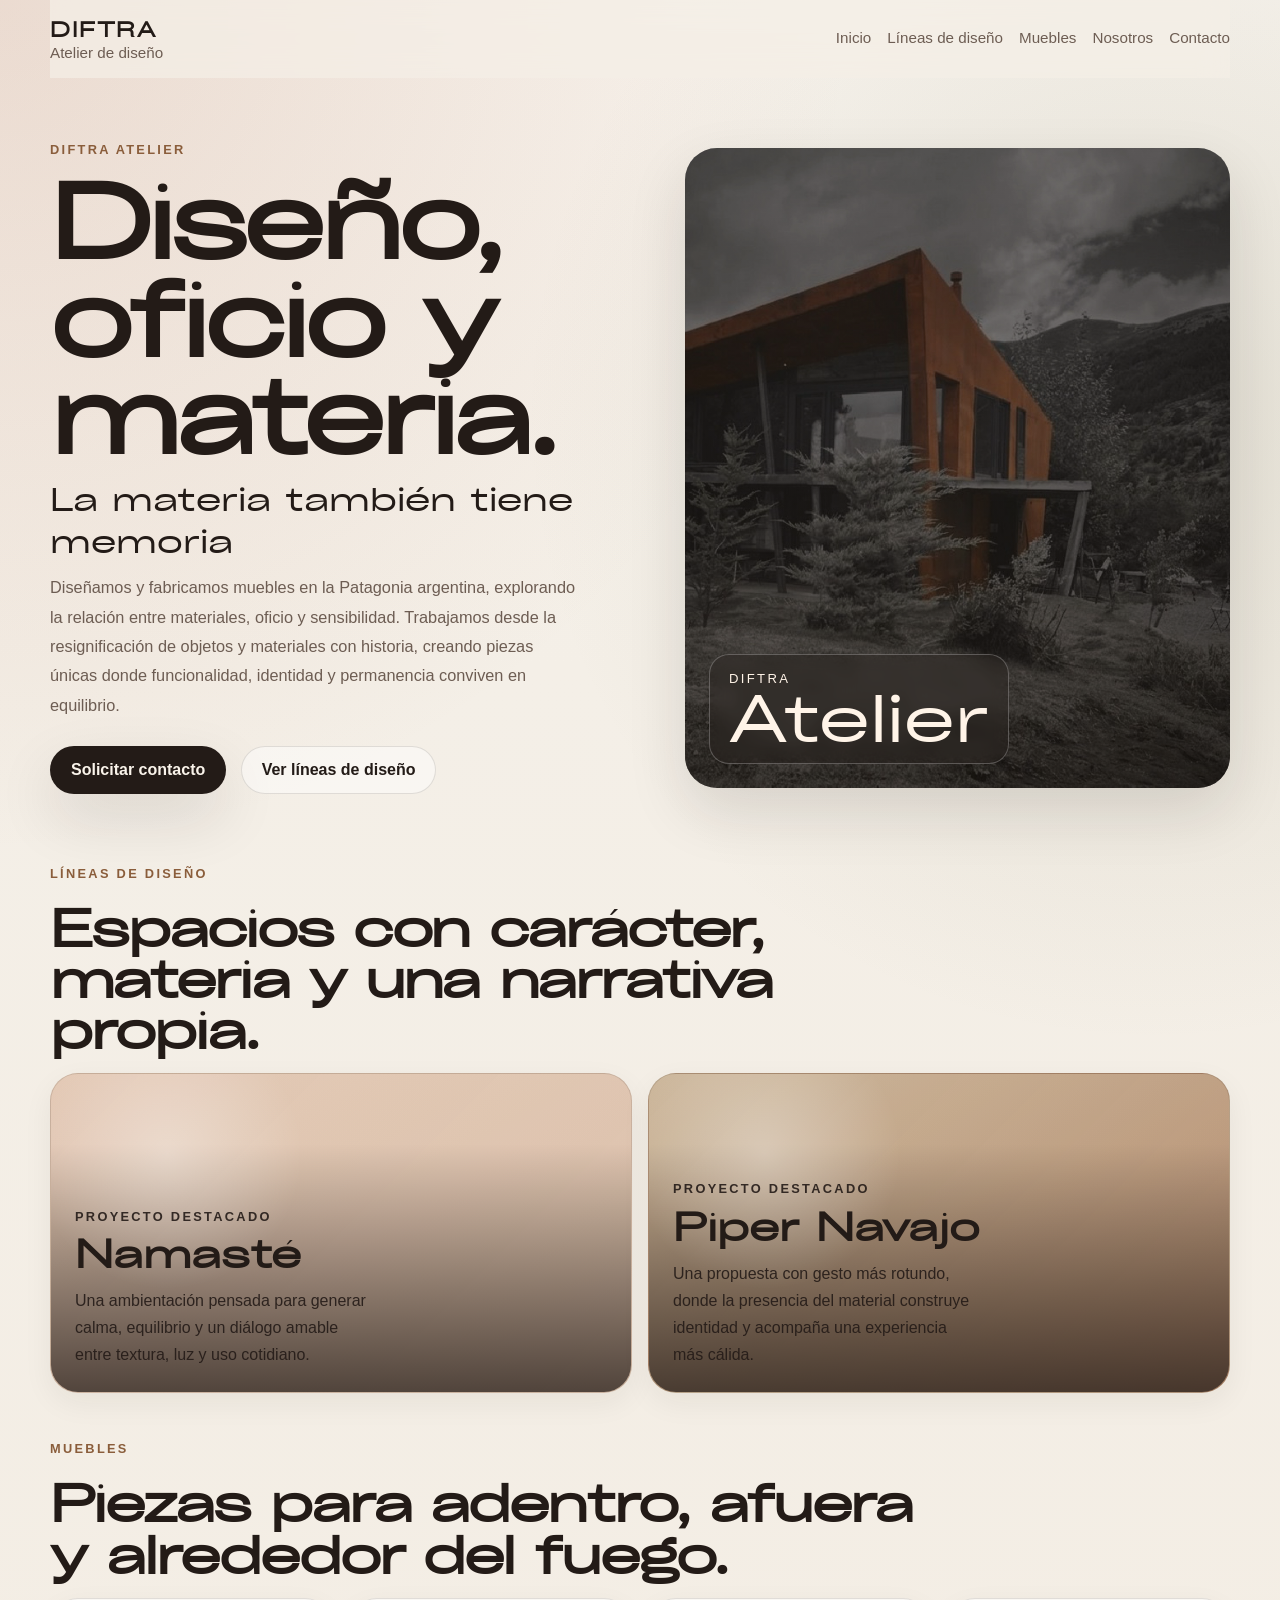
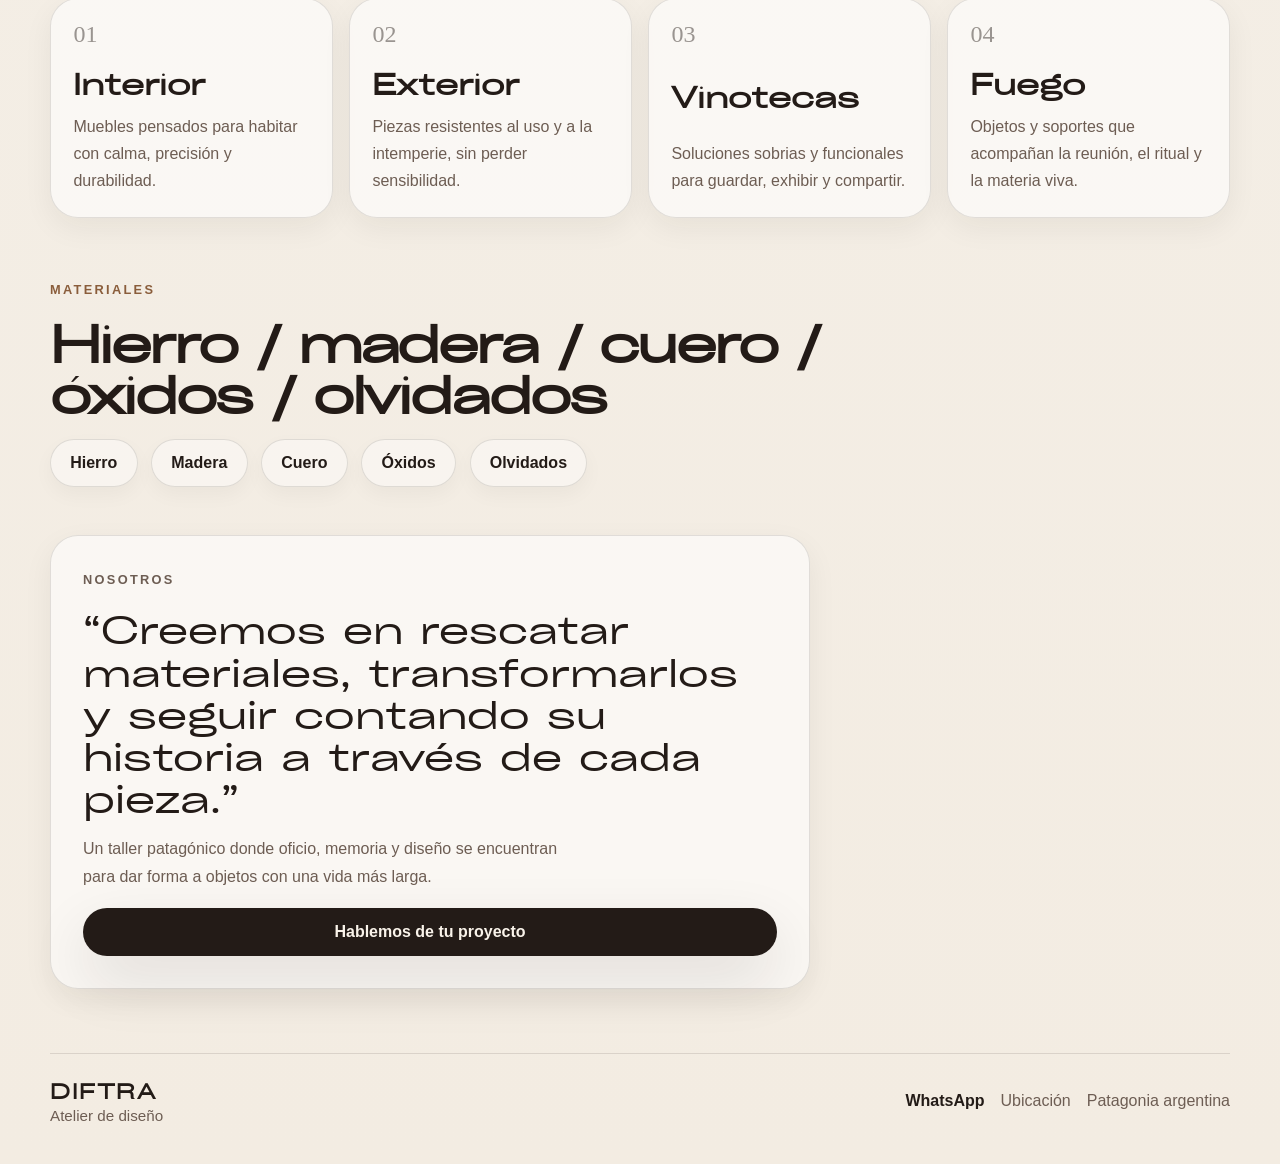
<file: Diftra 2/index.html>
<!doctype html>
<html lang="es">
  <head>
    <meta charset="UTF-8" />
    <meta name="viewport" content="width=device-width, initial-scale=1.0" />
    <title>Diftra Atelier de diseño</title>
    <meta
      name="description"
      content="Diftra Atelier de diseño. Muebles y líneas de diseño en la Patagonia argentina."
    />
    <link rel="stylesheet" href="./styles.css" />
  </head>
  <body>
    <a class="skip-link" href="#contenido">Saltar al contenido</a>

    <header class="site-header">
      <div class="brand-lockup" aria-label="Diftra Atelier de diseño">
        <span class="brand-mark">Diftra</span>
        <span class="brand-subtitle">Atelier de diseño</span>
      </div>

      <nav class="site-nav" aria-label="Menú principal">
        <a href="#inicio">Inicio</a>
        <a href="#proyectos">Líneas de diseño</a>
        <a href="#muebles">Muebles</a>
        <a href="#nosotros">Nosotros</a>
        <a href="#contacto">Contacto</a>
      </nav>
    </header>

    <main id="contenido">
      <section id="inicio" class="hero">
        <div class="hero-copy">
          <p class="eyebrow">Diftra Atelier</p>
          <h1>Diseño, oficio y materia.</h1>
          <p class="hero-lead">La materia también tiene memoria</p>
          <p class="hero-text">
            Diseñamos y fabricamos muebles en la Patagonia argentina, explorando la
            relación entre materiales, oficio y sensibilidad. Trabajamos desde la
            resignificación de objetos y materiales con historia, creando piezas
            únicas donde funcionalidad, identidad y permanencia conviven en equilibrio.
          </p>

          <div class="hero-actions">
            <a class="button button-primary" href="#contacto">Solicitar contacto</a>
            <a class="button button-secondary" href="#proyectos">Ver líneas de diseño</a>
          </div>
        </div>

        <div class="hero-visual" aria-hidden="true">
          <img class="hero-photo" src="./Hero.jpg" alt="Proyecto Piper Navajo — Patagonia argentina" />
          <div class="hero-overlay"></div>
          <div class="hero-frame">
            <div class="logo-badge">
              <span class="logo-badge-small">Diftra</span>
              <span class="logo-badge-large">Atelier</span>
            </div>
          </div>
        </div>
      </section>

      <section id="proyectos" class="section-block">
        <div class="section-heading">
          <p class="section-label">Líneas de diseño</p>
          <h2>Espacios con carácter, materia y una narrativa propia.</h2>
        </div>

        <div class="featured-grid">
          <article class="featured-card featured-card-a">
            <p class="card-kicker">Proyecto destacado</p>
            <h3>Namasté</h3>
            <p>
              Una ambientación pensada para generar calma, equilibrio y un diálogo
              amable entre textura, luz y uso cotidiano.
            </p>
          </article>

          <article class="featured-card featured-card-b">
            <p class="card-kicker">Proyecto destacado</p>
            <h3>Piper Navajo</h3>
            <p>
              Una propuesta con gesto más rotundo, donde la presencia del material
              construye identidad y acompaña una experiencia más cálida.
            </p>
          </article>
        </div>
      </section>

      <section id="muebles" class="section-block">
        <div class="section-heading">
          <p class="section-label">Muebles</p>
          <h2>Piezas para adentro, afuera y alrededor del fuego.</h2>
        </div>

        <div class="muebles-grid">
          <article class="mueble-card">
            <span class="mueble-index">01</span>
            <h3>Interior</h3>
            <p>Muebles pensados para habitar con calma, precisión y durabilidad.</p>
          </article>

          <article class="mueble-card">
            <span class="mueble-index">02</span>
            <h3>Exterior</h3>
            <p>Piezas resistentes al uso y a la intemperie, sin perder sensibilidad.</p>
          </article>

          <article class="mueble-card">
            <span class="mueble-index">03</span>
            <h3>Vinotecas</h3>
            <p>Soluciones sobrias y funcionales para guardar, exhibir y compartir.</p>
          </article>

          <article class="mueble-card">
            <span class="mueble-index">04</span>
            <h3>Fuego</h3>
            <p>Objetos y soportes que acompañan la reunión, el ritual y la materia viva.</p>
          </article>
        </div>
      </section>

      <section class="section-block materials-band">
        <div class="section-heading">
          <p class="section-label">Materiales</p>
          <h2>Hierro / madera / cuero / óxidos / olvidados</h2>
        </div>

        <div class="materials-row" aria-label="Materiales destacados">
          <span>Hierro</span>
          <span>Madera</span>
          <span>Cuero</span>
          <span>Óxidos</span>
          <span>Olvidados</span>
        </div>
      </section>

      <section id="nosotros" class="section-block closing-block">
        <div class="closing-card">
          <p class="section-label">Nosotros</p>
          <blockquote>
            “Creemos en rescatar materiales, transformarlos y seguir contando su
            historia a través de cada pieza.”
          </blockquote>
          <p>
            Un taller patagónico donde oficio, memoria y diseño se encuentran para dar
            forma a objetos con una vida más larga.
          </p>
          <a class="button button-primary" href="#contacto">Hablemos de tu proyecto</a>
        </div>
      </section>
    </main>

    <footer id="contacto" class="site-footer">
      <div class="footer-brand">
        <span class="brand-mark">Diftra</span>
        <span class="brand-subtitle">Atelier de diseño</span>
      </div>

      <div class="footer-links">
        <a href="#contacto">WhatsApp</a>
        <span>Ubicación</span>
        <span>Patagonia argentina</span>
      </div>
    </footer>

    <script src="./app.js"></script>
  </body>
</html>
</file>
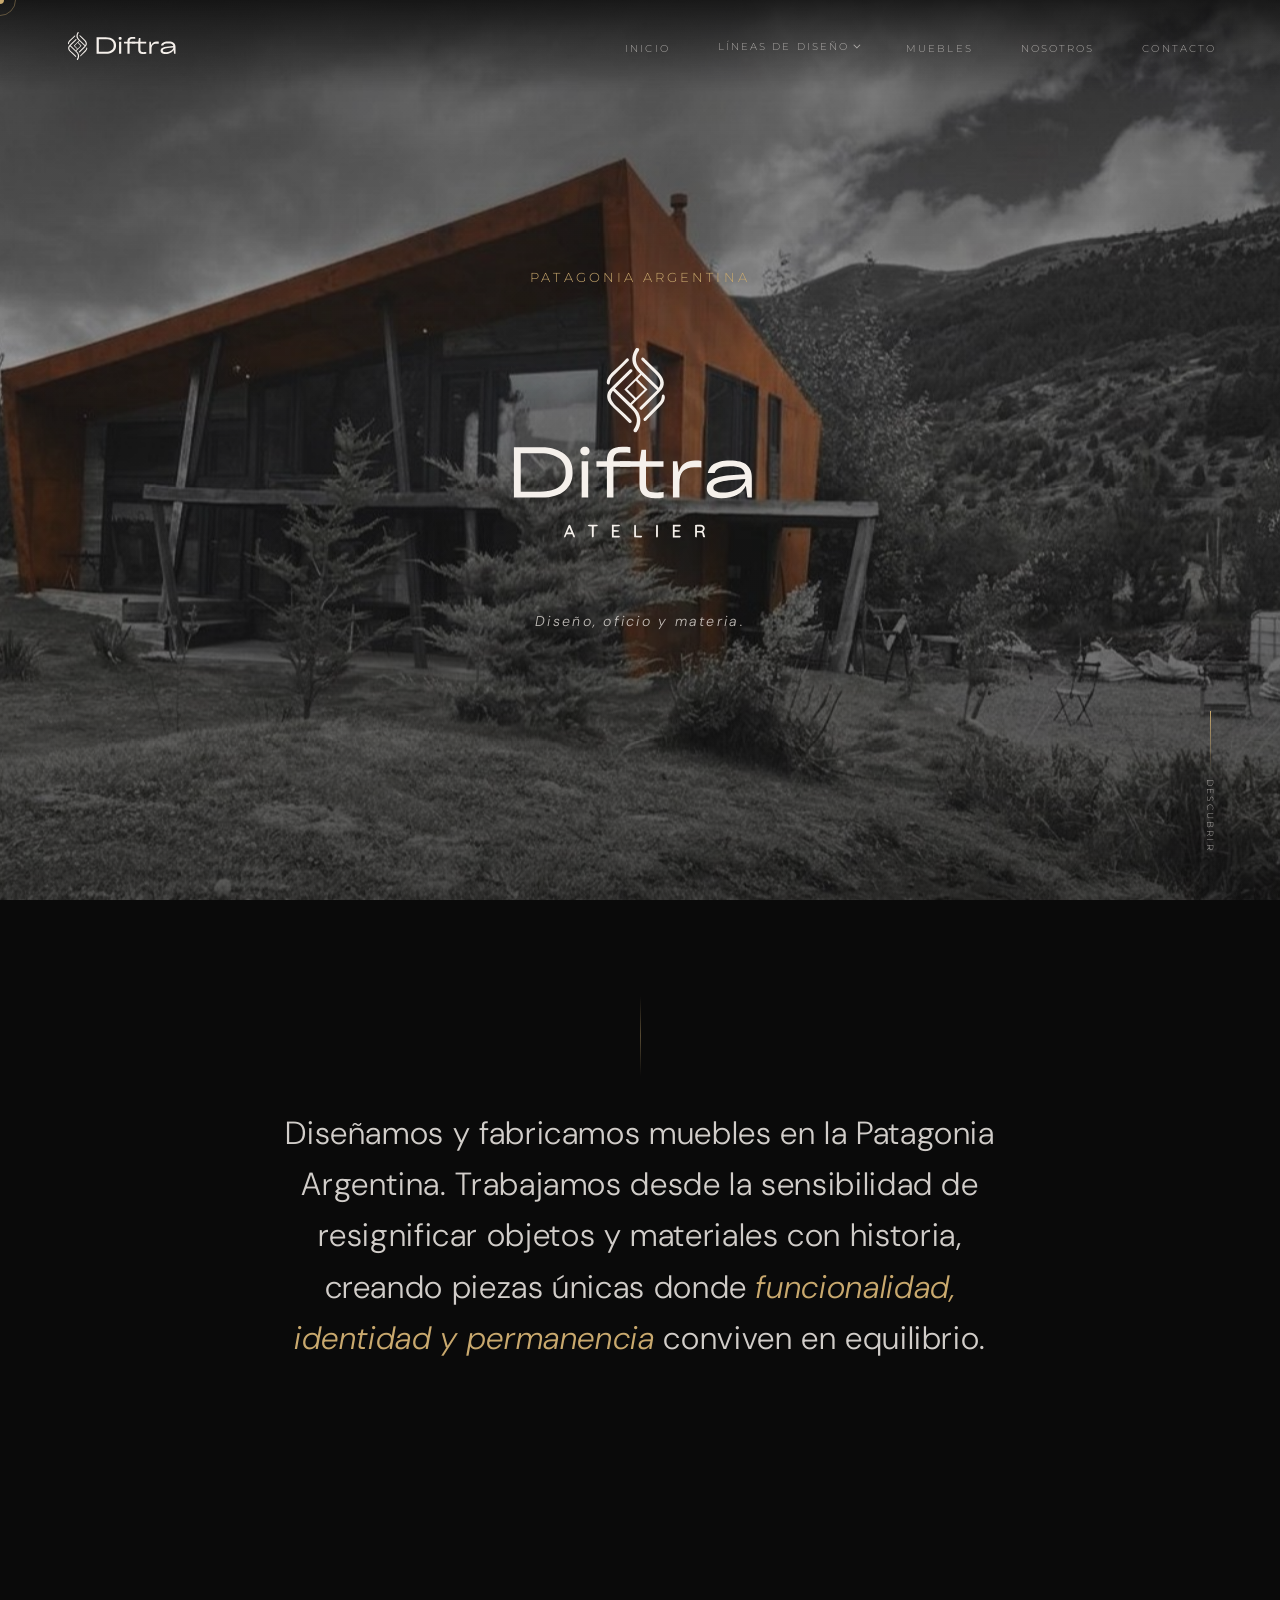
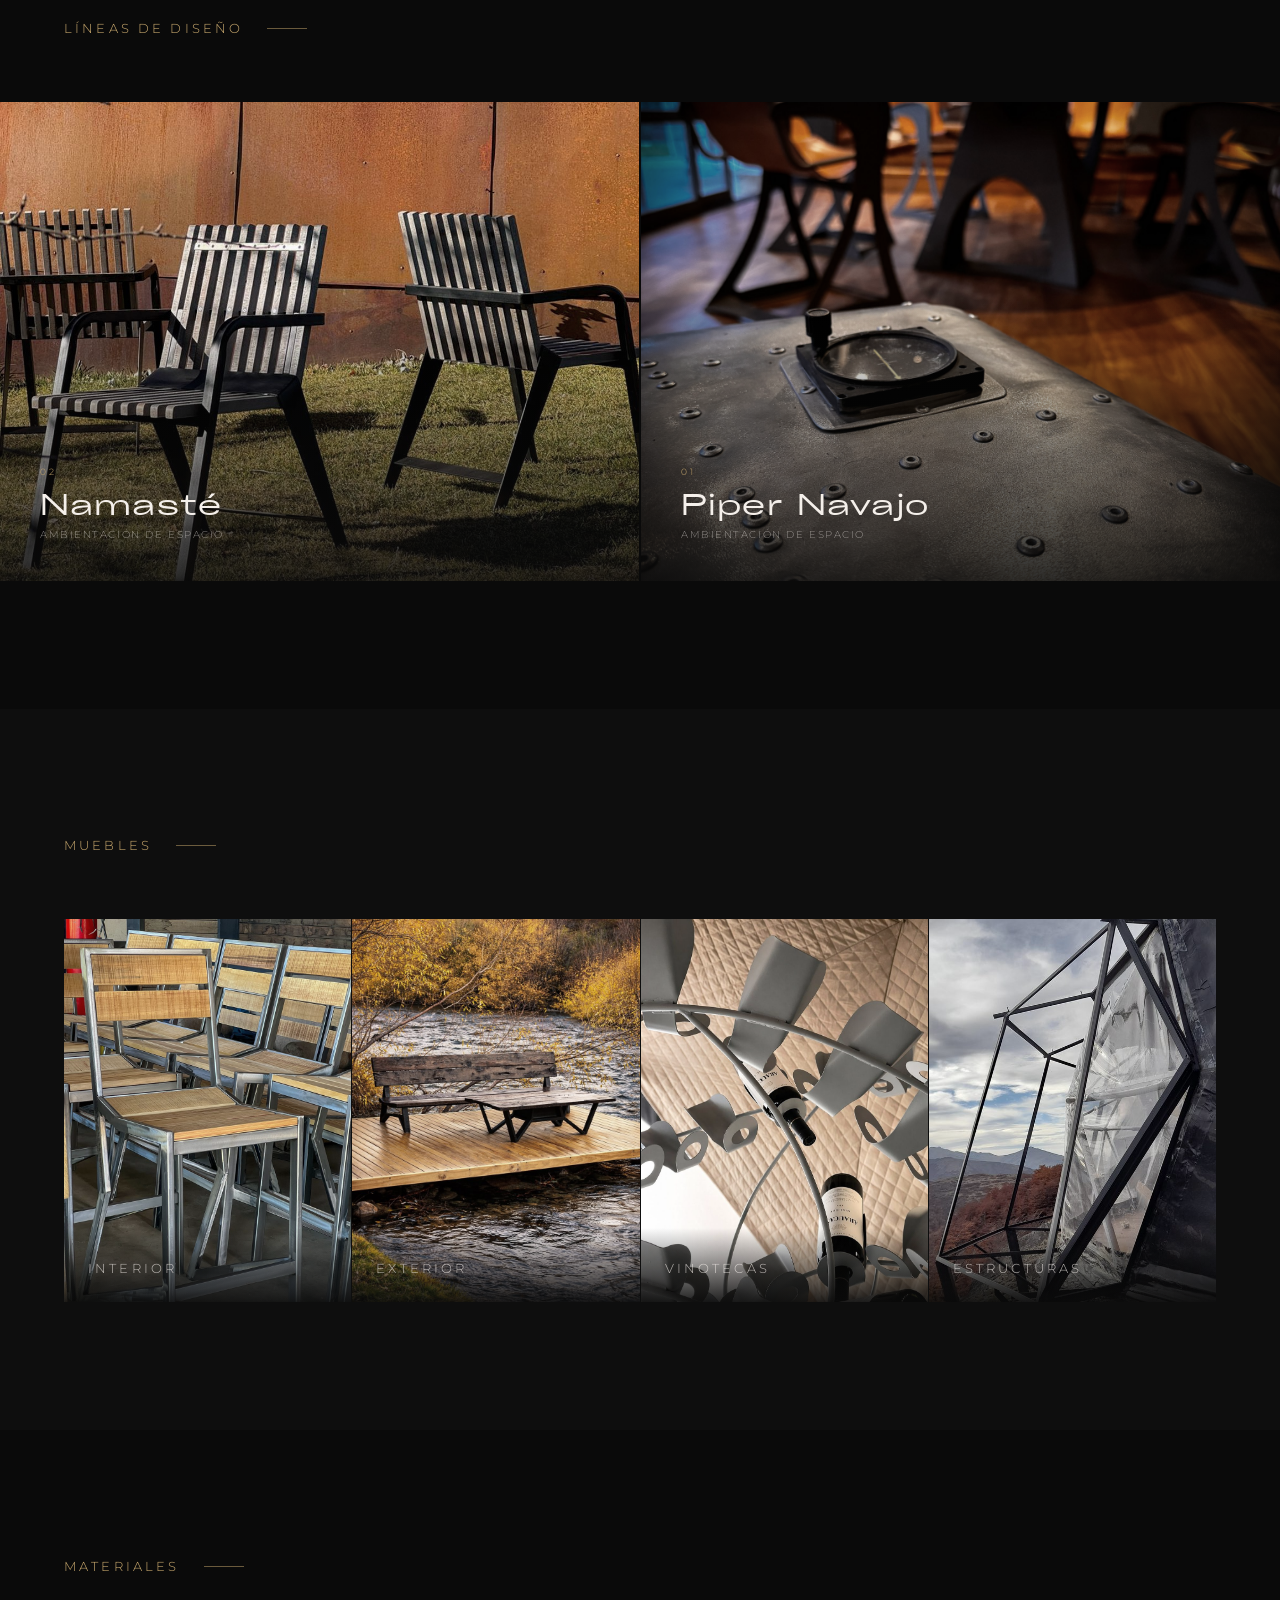
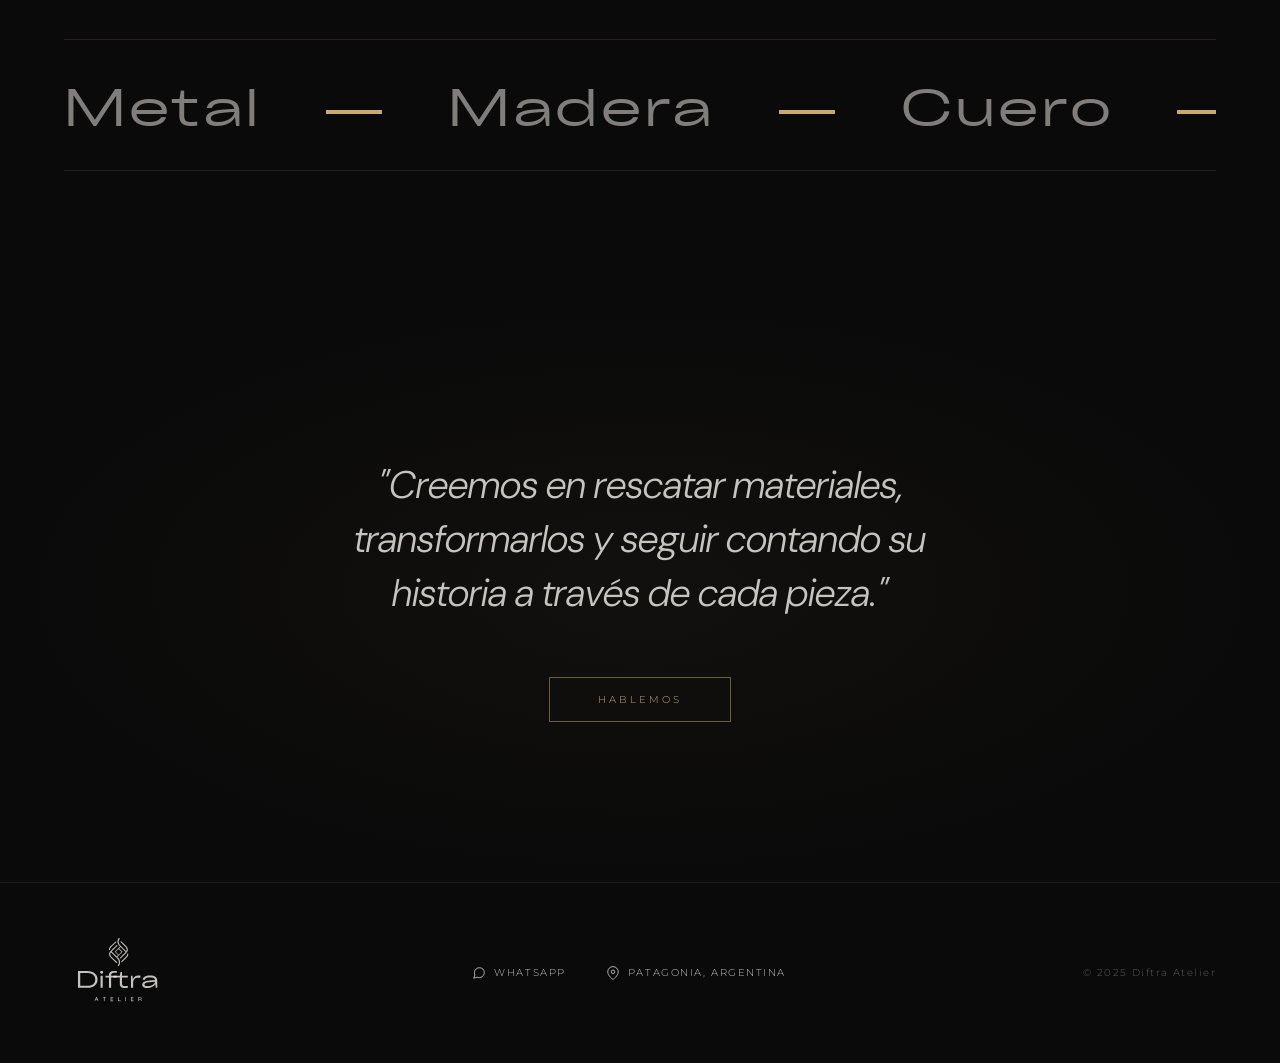
<file: Piper Navajo/diftra-atelier_11.html>
<!DOCTYPE html>
<html lang="es">
<head>
<meta charset="UTF-8">
<meta name="viewport" content="width=device-width, initial-scale=1.0">
<title>Diftra Atelier | Muebles y diseño en la Patagonia</title>
<meta name="description" content="Diftra Atelier diseña y fabrica muebles, objetos y líneas de diseño en la Patagonia argentina, combinando oficio, materia e identidad.">
<meta name="robots" content="index, follow">
<link rel="canonical" href="https://diftratelier.com/">
<meta property="og:locale" content="es_AR">
<meta property="og:type" content="website">
<meta property="og:site_name" content="Diftra Atelier">
<meta property="og:title" content="Diftra Atelier | Muebles y diseño en la Patagonia">
<meta property="og:description" content="Diftra Atelier diseña y fabrica muebles, objetos y líneas de diseño en la Patagonia argentina, combinando oficio, materia e identidad.">
<meta property="og:url" content="https://diftratelier.com/">
<meta property="og:image" content="https://diftratelier.com/Piper%20Navajo/portada.jpg">
<meta name="twitter:card" content="summary_large_image">
<meta name="twitter:title" content="Diftra Atelier | Muebles y diseño en la Patagonia">
<meta name="twitter:description" content="Diftra Atelier diseña y fabrica muebles, objetos y líneas de diseño en la Patagonia argentina, combinando oficio, materia e identidad.">
<meta name="twitter:image" content="https://diftratelier.com/Piper%20Navajo/portada.jpg">
<link rel="preconnect" href="https://fonts.googleapis.com">
<link rel="preconnect" href="https://fonts.gstatic.com" crossorigin>
<link href="https://fonts.googleapis.com/css2?family=Cormorant+Garamond:ital,wght@0,300;0,400;1,300;1,400&family=DM+Sans:wght@200;300;400&family=Montserrat:wght@200;300;400&display=swap" rel="stylesheet">
<style>
  *, *::before, *::after { margin: 0; padding: 0; box-sizing: border-box; }

  @font-face {
    font-family: 'CyGroteskGrand';
    src: url('[data-uri]') format('truetype');
    font-weight: normal;
    font-style: normal;
  }
  :root {
    --negro: #0a0a0a;
    --blanco: #f5f0eb;
    --gris: #888;
    --acento: #c9a96e;
    --serif: 'Cormorant Garamond', Georgia, serif;
    --dm: 'DM Sans', sans-serif;
    --sans: 'Montserrat', sans-serif;
  }

  html { scroll-behavior: smooth; }

  body {
    background: var(--negro);
    color: var(--blanco);
    font-family: var(--sans);
    font-weight: 300;
    overflow-x: hidden;
    cursor: none;
  }

  /* cursor personalizado */
  .cursor {
    position: fixed;
    width: 8px; height: 8px;
    background: var(--acento);
    border-radius: 50%;
    pointer-events: none;
    z-index: 9999;
    transition: transform 0.15s ease, opacity 0.3s;
    transform: translate(-50%, -50%);
  }
  .cursor-ring {
    position: fixed;
    width: 32px; height: 32px;
    border: 1px solid rgba(201,169,110,0.4);
    border-radius: 50%;
    pointer-events: none;
    z-index: 9998;
    transition: transform 0.4s ease, width 0.3s, height 0.3s;
    transform: translate(-50%, -50%);
  }

  /* NAV */
  nav {
    position: fixed;
    top: 0; left: 0; right: 0;
    z-index: 100;
    padding: 2rem 4rem;
    display: flex;
    align-items: center;
    justify-content: space-between;
    mix-blend-mode: normal;
  }
  nav::before {
    content: '';
    position: absolute;
    inset: 0;
    background: linear-gradient(to bottom, rgba(10,10,10,0.8) 0%, transparent 100%);
    pointer-events: none;
  }
  .nav-logo {
    display: flex;
    align-items: center;
    text-decoration: none;
    position: relative;
  }
  .nav-logo svg {
    height: 28px;
    width: auto;
    fill: var(--blanco);
    transition: opacity 0.3s;
  }
  .nav-logo:hover svg { opacity: 0.7; }
  .nav-links {
    display: flex;
    gap: 3rem;
    list-style: none;
    position: relative;
  }
  .nav-links a {
    font-size: 0.65rem;
    letter-spacing: 0.2em;
    text-transform: uppercase;
    color: rgba(245,240,235,0.6);
    text-decoration: none;
    transition: color 0.4s;
  }
  .nav-links a:hover { color: var(--acento); }

  /* DROPDOWN */
  .nav-dropdown { position: relative; display: flex; align-items: center; }
  .nav-dropdown > a { display: flex; align-items: center; gap: 0.4em; }
  .nav-dropdown > a::after { content: ''; display: inline-block; width: 5px; height: 5px; border-right: 1px solid currentColor; border-bottom: 1px solid currentColor; transform: rotate(45deg) translateY(-2px); transition: transform 0.3s; }
  .nav-dropdown:hover > a::after { transform: rotate(-135deg) translateY(-2px); }
  .dropdown-menu {
    display: none;
    position: absolute;
    top: 100%;
    left: 50%;
    transform: translateX(-50%);
    padding-top: 1rem;
    background: transparent;
    min-width: 180px;
    list-style: none;
    z-index: 200;
  }
  .dropdown-menu-inner {
    background: rgba(14,12,10,0.97);
    border: 1px solid rgba(245,240,235,0.1);
    padding: 0.5rem 0;
  }
  .nav-dropdown:hover .dropdown-menu { display: block; }
  .dropdown-menu li a {
    display: block;
    padding: 0.65rem 1.4rem;
    font-size: 0.6rem;
    letter-spacing: 0.2em;
    text-transform: uppercase;
    color: rgba(245,240,235,0.6);
    text-decoration: none;
    transition: color 0.3s;
    white-space: nowrap;
  }
  .dropdown-menu li a:hover { color: var(--acento); }

  /* Mobile dropdown */
  nav.collapsed .nav-dropdown > a::after { display: none; }
  nav.collapsed .dropdown-menu {
    display: none;
    position: static;
    transform: none;
    background: none;
    border: none;
    padding: 0.3rem 0 0 1.5rem;
  }
  nav.collapsed .dropdown-menu.open { display: block; }
  nav.collapsed .dropdown-menu li a {
    font-size: 1rem;
    letter-spacing: 0.15em;
    padding: 0.3rem 0;
    color: rgba(245,240,235,0.45);
  }


  /* HERO */
  #hero {
    position: relative;
    height: 100vh;
    display: flex;
    align-items: center;
    justify-content: center;
    padding: 0;
    overflow: hidden;
    text-align: center;
  }
  .hero-bg {
    position: absolute;
    inset: 0;
    background: url('imagenes-piper/inline/diftra-atelier_11-inline-01.jpg') center/cover no-repeat;
    transform: scale(1.05);
    animation: heroReveal 2s cubic-bezier(0.16, 1, 0.3, 1) forwards;
  }
  @keyframes heroReveal {
    from { transform: scale(1.12); opacity: 0.3; }
    to   { transform: scale(1.05); opacity: 1; }
  }
  .hero-overlay {
    position: absolute;
    inset: 0;
    background: linear-gradient(
      to bottom,
      rgba(10,10,10,0.55) 0%,
      rgba(10,10,10,0.35) 40%,
      rgba(10,10,10,0.65) 100%
    );
  }
  .hero-content {
    position: relative;
    z-index: 2;
    max-width: 820px;
    padding: 0 2rem;
    opacity: 0;
    animation: fadeUp 1.4s 0.6s cubic-bezier(0.16, 1, 0.3, 1) forwards;
    display: flex;
    flex-direction: column;
    align-items: center;
  }
  @keyframes fadeUp {
    from { opacity: 0; transform: translateY(40px); }
    to   { opacity: 1; transform: translateY(0); }
  }
  .hero-eyebrow {
    font-size: 0.6rem;
    letter-spacing: 0.35em;
    text-transform: uppercase;
    color: var(--acento);
    margin-bottom: 2.5rem;
    display: block;
  }
  .hero-logo {
    margin-bottom: 2.5rem;
    display: block;
  }
  .hero-logo svg {
    height: clamp(100px, 22vw, 240px);
    width: auto;
    fill: var(--blanco);
    filter: drop-shadow(0 4px 60px rgba(10,10,10,0.6));
  }
  .hero-tagline {
    font-family: var(--dm);
    font-size: 1.2rem;
    font-style: italic;
    font-weight: 300;
    color: rgba(245,240,235,0.75);
    margin-bottom: 0;
    letter-spacing: 0.06em;
  }
  .hero-desc { display: none; }
  .scroll-hint {
    position: absolute;
    bottom: 3rem; right: 4rem;
    z-index: 2;
    display: flex;
    flex-direction: column;
    align-items: center;
    gap: 0.5rem;
    opacity: 0;
    animation: fadeUp 1s 1.4s ease forwards;
  }
  .scroll-hint span {
    font-size: 0.55rem;
    letter-spacing: 0.25em;
    text-transform: uppercase;
    color: rgba(245,240,235,0.65);
    writing-mode: vertical-rl;
  }
  .scroll-line {
    width: 1px;
    height: 60px;
    background: linear-gradient(to bottom, var(--acento), transparent);
    animation: scrollLine 2s 2s ease-in-out infinite;
  }
  @keyframes scrollLine {
    0%   { transform: scaleY(0); transform-origin: top; }
    50%  { transform: scaleY(1); transform-origin: top; }
    51%  { transform-origin: bottom; }
    100% { transform: scaleY(0); transform-origin: bottom; }
  }

  /* SECCIONES GENERALES */
  section {
    padding: 8rem 4rem;
  }
  .section-label {
    font-size: 0.55rem;
    letter-spacing: 0.4em;
    text-transform: uppercase;
    color: var(--acento);
    margin-bottom: 4rem;
    display: flex;
    align-items: center;
    gap: 1.5rem;
  }
  .section-label::after {
    content: '';
    flex: 0 0 40px;
    height: 1px;
    background: var(--acento);
    opacity: 0.5;
  }

  /* INTRO texto central */
  #intro {
    text-align: center;
    padding: 6rem 4rem 8rem;
  }
  .intro-text {
    font-family: var(--dm);
    font-size: clamp(1.4rem, 2.5vw, 2rem);
    font-weight: 300;
    line-height: 1.6;
    color: rgba(245,240,235,0.85);
    max-width: 760px;
    margin: 2rem auto 0;
    letter-spacing: 0.02em;
  }
  .intro-text em { color: var(--acento); font-style: italic; }

  /* LINEAS DE DISEÑO */
  #proyectos { padding: 8rem 0; }
  #proyectos .section-label { padding: 0 4rem; }
  .proyectos-grid {
    display: grid;
    grid-template-columns: 1fr 1fr;
    gap: 2px;
  }
  .proyecto-item {
    position: relative;
    overflow: hidden;
    aspect-ratio: 4/3;
    cursor: none;
  }
  .proyecto-item img {
    width: 100%; height: 100%;
    object-fit: cover;
    transition: transform 1.2s cubic-bezier(0.16, 1, 0.3, 1);
    filter: grayscale(30%);
  }
  .proyecto-item:hover img {
    transform: scale(1.06);
    filter: grayscale(0%);
  }
  .proyecto-overlay {
    position: absolute;
    inset: 0;
    background: linear-gradient(to top, rgba(10,10,10,0.85) 0%, transparent 60%);
    display: flex;
    flex-direction: column;
    justify-content: flex-end;
    padding: 2.5rem;
  }
  .proyecto-num {
    font-size: 0.55rem;
    letter-spacing: 0.3em;
    color: var(--acento);
    margin-bottom: 0.5rem;
  }
  .proyecto-nombre {
    font-family: 'CyGroteskGrand', var(--dm);
    font-size: 1.8rem;
    font-weight: normal;
    letter-spacing: 0.04em;
  }
  .proyecto-sub {
    font-size: 0.65rem;
    letter-spacing: 0.15em;
    text-transform: uppercase;
    color: rgba(245,240,235,0.5);
    margin-top: 0.4rem;
  }

  /* MUEBLES */
  #muebles { background: #0e0e0e; }
  .muebles-grid {
    display: grid;
    grid-template-columns: repeat(4, 1fr);
    gap: 1px;
    margin-top: 3rem;
  }
  .mueble-item {
    position: relative;
    overflow: hidden;
    aspect-ratio: 3/4;
    cursor: none;
  }
  .mueble-item img {
    width: 100%; height: 100%;
    object-fit: cover;
    transition: transform 1s cubic-bezier(0.16, 1, 0.3, 1);
    filter: grayscale(20%);
  }
  .mueble-item:hover img {
    transform: scale(1.08);
    filter: grayscale(0%);
  }
  .mueble-label {
    position: absolute;
    bottom: 0; left: 0; right: 0;
    padding: 2rem 1.5rem 1.5rem;
    background: linear-gradient(to top, rgba(10,10,10,0.9) 0%, transparent 100%);
    font-size: 0.65rem;
    letter-spacing: 0.2em;
    text-transform: uppercase;
    color: rgba(245,240,235,0.7);
  }

  /* MATERIALES */
  #materiales {
    padding: 8rem 4rem;
    overflow: hidden;
  }
  .materiales-marquee-wrap {
    margin-top: 4rem;
    border-top: 1px solid rgba(201,169,110,0.15);
    border-bottom: 1px solid rgba(201,169,110,0.15);
    padding: 2rem 0;
    overflow: hidden;
  }
  .materiales-marquee {
    display: flex;
    gap: 4rem;
    animation: marquee 20s linear infinite;
    width: max-content;
  }
  @keyframes marquee {
    from { transform: translateX(0); }
    to   { transform: translateX(-50%); }
  }
  .material-word {
    font-family: 'CyGroteskGrand', var(--dm);
    font-size: clamp(2rem, 4vw, 3.5rem);
    font-weight: normal;
    color: rgba(245,240,235,0.5);
    white-space: nowrap;
    letter-spacing: 0.05em;
    transition: color 0.4s;
  }
  .material-word.highlight { color: var(--acento); font-style: normal; }

  /* CIERRE */
  #cierre {
    text-align: center;
    padding: 10rem 4rem;
    position: relative;
    overflow: hidden;
  }
  #cierre::before {
    content: '';
    position: absolute;
    inset: 0;
    background: radial-gradient(ellipse at center, rgba(201,169,110,0.04) 0%, transparent 70%);
  }
  .cierre-texto {
    font-family: var(--dm);
    font-size: clamp(1.5rem, 3vw, 2.4rem);
    font-weight: 300;
    font-style: italic;
    line-height: 1.4;
    max-width: 680px;
    margin: 0 auto 3.5rem;
    color: rgba(245,240,235,0.8);
  }
  .btn-contacto {
    display: inline-block;
    padding: 1rem 3rem;
    border: 1px solid rgba(201,169,110,0.5);
    color: var(--acento);
    font-family: var(--sans);
    font-size: 0.6rem;
    letter-spacing: 0.3em;
    text-transform: uppercase;
    text-decoration: none;
    transition: background 0.4s, color 0.4s, border-color 0.4s;
    cursor: none;
  }
  .btn-contacto:hover {
    background: var(--acento);
    color: var(--negro);
    border-color: var(--acento);
  }

  /* FOOTER */
  footer {
    border-top: 1px solid rgba(245,240,235,0.08);
    padding: 3rem 4rem;
    display: flex;
    align-items: center;
    justify-content: space-between;
  }
  .footer-logo svg {
    height: 80px;
    width: auto;
    fill: rgba(245,240,235,0.8);
    transition: fill 0.3s;
  }
  .footer-logo:hover svg { fill: rgba(245,240,235,1); }
  .footer-links {
    display: flex;
    gap: 2.5rem;
    list-style: none;
  }
  .footer-links a {
    font-size: 0.65rem;
    letter-spacing: 0.15em;
    text-transform: uppercase;
    color: rgba(245,240,235,0.8);
    text-decoration: none;
    transition: color 0.3s;
    display: flex;
    align-items: center;
    gap: 0.5rem;
    cursor: none;
  }
  .footer-links a:hover { color: var(--acento); }
  .footer-links svg { width: 14px; height: 14px; flex-shrink: 0; }
  .footer-copy {
    font-size: 0.6rem;
    letter-spacing: 0.15em;
    color: rgba(245,240,235,0.35);
  }

  /* REVEAL ANIMACIONES */
  .reveal {
    opacity: 0;
    transform: translateY(30px);
    transition: opacity 0.9s cubic-bezier(0.16, 1, 0.3, 1), transform 0.9s cubic-bezier(0.16, 1, 0.3, 1);
  }
  .reveal.visible {
    opacity: 1;
    transform: translateY(0);
  }
  .reveal-delay-1 { transition-delay: 0.1s; }
  .reveal-delay-2 { transition-delay: 0.25s; }
  .reveal-delay-3 { transition-delay: 0.4s; }

  /* separador decorativo */
  .sep {
    width: 1px;
    height: 80px;
    background: linear-gradient(to bottom, transparent, var(--acento), transparent);
    margin: 0 auto;
    opacity: 0.4;
  }

  .nav-hamburger {
    display: none;
    flex-direction: column;
    gap: 5px;
    background: none;
    border: none;
    cursor: none;
    padding: 4px;
    position: relative;
    z-index: 101;
  }
  .nav-hamburger span {
    display: block;
    width: 24px;
    height: 1px;
    background: var(--blanco);
    transition: transform 0.4s cubic-bezier(0.16,1,0.3,1), opacity 0.3s;
    transform-origin: center;
  }
  .nav-hamburger.open span:nth-child(1) { transform: translateY(6px) rotate(45deg); }
  .nav-hamburger.open span:nth-child(2) { opacity: 0; }
  .nav-hamburger.open span:nth-child(3) { transform: translateY(-6px) rotate(-45deg); }

  nav.collapsed .nav-hamburger { display: flex; }
  nav.collapsed .nav-links {
    display: none;
    flex-direction: column;
    gap: 1.1rem;
    position: fixed;
    top: 0; right: 0;
    width: 100%;
    height: 100vh;
    background: rgba(10,10,10,0.97);
    justify-content: center;
    align-items: center;
    transform: translateX(100%);
    opacity: 0;
    visibility: hidden;
    pointer-events: none;
    transition: none;
    z-index: 100;
  }
  nav.collapsed .nav-links.open {
    display: flex;
    transform: translateX(0);
    opacity: 1;
    visibility: visible;
    pointer-events: auto;
    transition: transform 0.6s cubic-bezier(0.16,1,0.3,1), opacity 0.3s, visibility 0s;
  }
  nav.collapsed .nav-links li {
    width: 100%;
    display: flex;
    justify-content: center;
    opacity: 0;
    transform: translateY(20px);
    transition: opacity 0.4s, transform 0.4s;
  }
  nav.collapsed .nav-links.open li { opacity: 1; transform: translateY(0); }
  nav.collapsed .nav-links.open li:nth-child(1) { transition-delay: 0.15s; }
  nav.collapsed .nav-links.open li:nth-child(2) { transition-delay: 0.22s; }
  nav.collapsed .nav-links.open li:nth-child(3) { transition-delay: 0.29s; }
  nav.collapsed .nav-links.open li:nth-child(4) { transition-delay: 0.36s; }
  nav.collapsed .nav-links.open li:nth-child(5) { transition-delay: 0.43s; }
  nav.collapsed .nav-links a {
    display: block;
    width: fit-content;
    font-size: 1.4rem;
    font-family: var(--sans);
    font-weight: 200;
    letter-spacing: 0.2em;
    text-transform: uppercase;
    padding: 1.05rem 0;
    color: rgba(245,240,235,0.7);
    text-align: center;
  }
  nav.collapsed .nav-links a:hover { color: var(--acento); }

  @media (max-width: 900px) {
    nav { padding: 1.5rem 2rem; }
    section { padding: 3.5rem 2rem; }
    #intro { padding: 4rem 2rem 5rem; }
    #cierre { padding: 4rem 2rem; }
    .section-label { margin-bottom: 2.5rem; }
    #proyectos .section-label { padding: 0 2rem; }
    #proyectos { padding: 4rem 0; }
    .proyectos-grid { grid-template-columns: 1fr; }
    .muebles-grid { grid-template-columns: repeat(2, 1fr); }
    footer { flex-direction: column; gap: 2rem; text-align: center; }
    #hero { padding: 0 2rem 2.5rem; }
  }

  @media (hover: none) and (pointer: coarse) {
    body {
      cursor: auto;
    }

    .cursor,
    .cursor-ring {
      display: none;
    }
  }
</style>

<style id="diftra-readable-labels">
  .hero-eyebrow,
  .page-header-label,
  .project-label,
  .section-label,
  .detail-label,
  .carousel-label,
  .mueble-label,
  .nosotros-label,
  .nos-section-label,
  .wip-text,
  .en-taller-label,
  .quote-attr {
    font-size: clamp(0.72rem, 0.68rem + 0.18vw, 0.82rem) !important;
    letter-spacing: 0.24em !important;
    line-height: 1.35 !important;
  }
  .project-sub,
  .hero-tagline,
  .other-project-card p[style*="text-transform:uppercase"],
  .other-project-card p[style*="text-transform: uppercase"] {
    font-size: clamp(0.78rem, 0.74rem + 0.18vw, 0.9rem) !important;
    letter-spacing: 0.16em !important;
    line-height: 1.45 !important;
  }
  .other-project-card span[style*="text-transform:uppercase"],
  .other-project-card span[style*="text-transform: uppercase"] {
    font-size: clamp(0.72rem, 0.68rem + 0.18vw, 0.82rem) !important;
    letter-spacing: 0.24em !important;
    line-height: 1.35 !important;
  }
</style>
</head>
<body>

<div class="cursor" id="cursor"></div>
<div class="cursor-ring" id="cursorRing"></div>

<!-- NAV -->
<nav>
  <a href="#" class="nav-logo">
    <svg xmlns="http://www.w3.org/2000/svg" viewBox="0 0 964.04 233.64"><g><path d="M185.53,114.54c11.99-16.44,2.98-35.17-9.45-47.22l-34.63-33.57c-.84-.81-1.64-1.76-2.43-2.68-2.47-2.91-5.28-6.22-8.8-3.72-.86.61-1.34,2.09-1.44,3.29-.1,1.28.19,2.32.81,2.94l37.86,37.18c10.13,9.95,19.96,24.84,9.86,39.65l-45.47-44.48c-5.91-5.79-9.96-10.88-13.13-16.52-7.3-13.01-6.18-28.64,2.93-40.78,1.55-2.06,1.67-5.02.27-6.88-.81-1.08-3.03-1.74-4.7-1.75-1.37.05-2.39.38-2.96,1.12-3.39,4.43-6.07,9.87-8.2,16.64-4.15,13.2-4.1,33.15,19.5,53.47l-43.76,43.58,27.44,27.17-10.71,11.49-42.61-41.46,47.12-45.75c1.45-1.4,1.37-4.66.55-6.05-.62-1.05-2.32-1.35-2.83-1.42-1.5-.2-2.84.11-3.57.82l-39.42,38.61c-5.99,5.86-10.95,10.8-15.84,16.43-8.54,9.85-9.85,23.11-3.44,34.61,3.67,6.59,8.66,11.59,13.51,16.02,14.41,13.16,28.48,26.75,43.01,41.56.95.97,2.62.97,3.29.93,1.1-.07,2.5-.43,3.13-1.25,1.06-1.38.71-4.72-.65-6.16-11.03-11.7-22.38-22.03-34.4-32.97l-1.22-1.11c-15.56-14.16-29.48-29.53-14.78-47.97l51.99,51.2c16.78,16.53,18.88,36.77,5.75,55.55-.87,1.25-1.21,2.83-.92,4.34.28,1.45,1.08,2.68,2.27,3.46.75.49,1.68.75,2.65.75,1.68,0,3.47-.78,4.63-2.48,12.64-18.58,12.75-41.38.27-58.08-3.64-4.87-7.65-8.94-11.89-13.24-.73-.74-1.47-1.49-2.21-2.25l43.06-42.62-27.62-28.37,10.86-11.35,43.31,42.06-47.2,45.95c-1.72,1.68-1.82,4.8-.76,6.26.63.87,2.09,1.36,3.25,1.45,1.16.09,2.13-.17,2.72-.76l46.48-45.83c3.14-3.1,5.93-6.32,8.5-9.86ZM113.97,138.8l-24.24-24.29,24.02-23.97,24.24,24.29-24.02,23.97Z"/><path d="M193.08,131.47c-.82-1.43-2.12-2.19-3.75-2.2h-.04c-2.94,0-3.31,2.49-3.78,5.64-.65,4.37-1.64,10.97-8.89,18.4l-40.78,41.78c-.73.74-1.07,1.97-.94,3.35.1,1.05.52,2.39,1.42,3.02.74.52,1.67.76,2.6.76,1.3,0,2.6-.48,3.4-1.39l.4-.45c3.11-3.51,5.79-6.53,9.24-9.97l28.74-28.63c4.24-4.22,7.53-8.42,10.06-12.82,2.58-4.5,4.72-13.34,2.33-17.5Z"/><path d="M37.62,101.3s.09,0,.13,0c3.36-.09,3.73-2.59,4.21-5.76.62-4.18,1.56-10.49,8.98-17.82l42.58-42.06c.81-.8,1.15-1.93.97-3.18-.22-1.49-1.13-2.86-2.33-3.5-1.62-.86-4.05-.28-5.52,1.32-11.33,12.31-22.94,23.22-32.8,32.27-5.24,4.81-10.2,9.36-14.37,15.18-4.55,6.35-7.83,16.85-5.42,21.4.75,1.41,1.98,2.14,3.57,2.14Z"/></g><g><path d="M347.92,42.96c14.36,0,26.91,1.72,37.64,5.15,10.74,3.43,19.73,8.17,26.97,14.2,7.24,6.04,12.68,13.12,16.3,21.25,3.62,8.13,5.43,16.9,5.43,26.3v5.34c0,9.4-1.81,18.17-5.43,26.3-3.62,8.13-9.05,15.22-16.3,21.25-7.24,6.04-16.23,10.77-26.97,14.2-10.74,3.43-23.29,5.15-37.64,5.15h-76.05V42.96h76.05ZM415.02,109.86c0-7.24-1.37-13.91-4.1-20.01-2.74-6.1-7.02-11.4-12.87-15.92-5.85-4.51-13.22-8.03-22.11-10.58-8.9-2.54-19.57-3.81-32.02-3.81h-53.18v105.98h53.18c12.45,0,23.13-1.27,32.02-3.81,8.89-2.54,16.26-6.07,22.11-10.58,5.84-4.51,10.13-9.82,12.87-15.92,2.73-6.1,4.1-12.77,4.1-20.01v-5.34Z"/><path d="M477.92,61.54c-2.29,2.22-5.4,3.34-9.34,3.34s-7.24-1.11-9.53-3.34c-2.29-2.22-3.43-5.11-3.43-8.67s1.14-6.26,3.43-8.48c2.29-2.22,5.46-3.34,9.53-3.34s7.05,1.11,9.34,3.34c2.29,2.22,3.43,5.05,3.43,8.48s-1.14,6.45-3.43,8.67ZM477.53,182.1v-101.02h-18.11v101.02h18.11Z"/><path d="M572.46,56.87c-4.7,0-8.64.41-11.82,1.24-3.18.83-5.75,2.16-7.72,4-1.97,1.84-3.37,4.26-4.19,7.24-.83,2.99-1.24,6.7-1.24,11.15v.57h46.89v15.25h-46.89v85.77h-18.11v-85.77h-28.97v-15.25h28.97v-1.72c0-12.45,3.34-21.95,10.01-28.5,6.67-6.54,17.63-9.82,32.88-9.82,5.21,0,9.5.16,12.87.48,3.37.32,6.45.8,9.24,1.43v15.44c-3.18-.38-6.42-.73-9.72-1.05-3.31-.32-7.37-.48-12.2-.48Z"/><path d="M686.05,96.33h-48.41v46.89c0,4.57.41,8.45,1.24,11.63.83,3.18,2.22,5.75,4.19,7.72,1.97,1.97,4.54,3.37,7.72,4.19,3.17.83,7.05,1.24,11.63,1.24,5.21,0,9.59-.16,13.15-.48,3.56-.32,7.18-.73,10.86-1.24v15.82c-3.18.63-6.64,1.11-10.39,1.43-3.75.32-8.29.48-13.63.48-15,0-25.89-3.21-32.69-9.63-6.8-6.41-10.2-16.17-10.2-29.26v-48.8h-53.99v-15.25h54.56l4.96-31.45h12.58v31.45h48.41v15.25Z"/><path d="M773.35,79.17c3.81,0,7.15.16,10.01.48,2.86.32,5.37.67,7.53,1.05v17.92c-2.92-.25-5.85-.44-8.77-.57-2.92-.12-6.42-.19-10.48-.19-13.98,0-24.37,3.56-31.16,10.67-6.8,7.12-10.2,18.62-10.2,34.5v39.07h-18.11v-101.02h12.2l3.81,29.73c3.43-10.8,9.02-18.77,16.77-23.92,7.75-5.15,17.22-7.72,28.4-7.72Z"/><path d="M869.41,79.17c11.06,0,20.46,1.05,28.21,3.14,7.75,2.1,14.07,5.21,18.97,9.34,4.89,4.13,8.45,9.24,10.67,15.34,2.22,6.1,3.34,13.15,3.34,21.16v53.94h-12.2l-4.19-32.78c-2.29,4.7-5.46,9.18-9.53,13.44-4.07,4.26-8.96,7.94-14.68,11.06-5.72,3.11-12.23,5.59-19.54,7.43-7.31,1.84-15.34,2.76-24.11,2.76-6.99,0-13.03-.73-18.11-2.19-5.08-1.46-9.31-3.43-12.68-5.91-3.37-2.48-5.85-5.34-7.43-8.58-1.59-3.24-2.38-6.64-2.38-10.2,0-4.83.98-9.27,2.95-13.34,1.97-4.07,5.43-7.65,10.39-10.77,4.96-3.11,11.59-5.78,19.92-8.01,8.32-2.22,18.84-3.78,31.55-4.67l40.98-3.05c-.76-3.81-2.03-7.11-3.81-9.91-1.78-2.79-4.29-5.11-7.53-6.96-3.24-1.84-7.34-3.21-12.29-4.1-4.96-.89-10.99-1.33-18.11-1.33-7.5,0-13.72.51-18.68,1.52-4.96,1.02-9.02,2.38-12.2,4.1-3.18,1.72-5.59,3.69-7.24,5.91-1.65,2.22-2.93,4.61-3.81,7.15h-19.25c1.14-4.7,3.02-9.15,5.62-13.34,2.6-4.19,6.29-7.84,11.06-10.96,4.77-3.11,10.74-5.59,17.92-7.43,7.18-1.84,15.92-2.76,26.21-2.76ZM850.54,168.19c9.78,0,18.52-1.24,26.21-3.72,7.69-2.48,14.17-5.62,19.44-9.44,5.27-3.81,9.31-7.94,12.1-12.39,2.79-4.45,4.19-8.58,4.19-12.39l-28.02,2.1c-12.84.89-23.19,2.13-31.07,3.72-7.88,1.59-13.98,3.34-18.3,5.24-4.32,1.91-7.24,3.97-8.77,6.2-1.52,2.22-2.29,4.48-2.29,6.77,0,1.78.41,3.53,1.24,5.24.83,1.72,2.29,3.21,4.38,4.48,2.1,1.27,4.86,2.29,8.29,3.05,3.43.76,7.62,1.14,12.58,1.14Z"/></g></svg>
  </a>
  <button class="nav-hamburger" id="navHamburger" aria-label="Abrir menú" aria-expanded="false" aria-controls="navLinks">
    <span></span><span></span><span></span>
  </button>
  <ul class="nav-links" id="navLinks">
    <li><a href="#hero">Inicio</a></li>
        <li class="nav-dropdown">
      <a href="#">Líneas de diseño</a>
      <ul class="dropdown-menu"><div class="dropdown-menu-inner">
        <li><a href="/piper-navajo/">Piper Navajo</a></li>
        <li><a href="/namaste/">Namasté</a></li>
      </div></ul>
    </li>
    <li><a href="/muebles-de-diseno/">Muebles</a></li>
    <li><a href="/nosotros/">Nosotros</a></li>
    <li><a href="https://wa.me/5492944290582" target="_blank" rel="noopener">Contacto</a></li>
  </ul>
</nav>

<!-- HERO -->
<section id="hero">
  <div class="hero-bg"></div>
  <div class="hero-overlay"></div>
  <div class="hero-content">
    <span class="hero-eyebrow">Patagonia Argentina</span>
    <div class="hero-logo">
      <svg xmlns="http://www.w3.org/2000/svg" viewBox="0 0 671.69 481.07"><g><path d="M464.08,421.31c-2.8-2.65-1.26-8.84-3.87-9.07-3.31-.29-6-.33-9.22-.34l-.23,7.27c-.02.62-.39,1.95-.57,2.46-.23.67-2.95-.26-2.95-1.01l.05-23.98c7.25-.38,17.71-2.25,19.1,5.63.51,2.88-1.08,5.67-3.02,7.88.57,1.1,1.53,2.9,1.86,4l2.07,6.78c-.15.53-2.62.94-3.22.37ZM460.3,408.28c3.22-1.04,3.11-7.44.22-8.03-3.18-.65-6.35-.55-9.73-.47l.16,8.96c3.19.12,6.58.43,9.35-.47Z"/><path d="M189.73,415.43l-2.47,5.49c-.24.53-2.11,1.26-2.38.76s-.49-1.93-.15-2.74l8.86-21.39c.17-.42,1.28-1.32,1.65-1.35.49-.04,1.63.79,1.86,1.36l8.99,21.53c.24.57-.09,2.11-.41,2.59s-2.17-.22-2.41-.74l-2.41-5.3-11.13-.21ZM199.37,411.98l-4.16-9.64-4.13,9.61,8.29.03Z"/><path d="M415.14,410.43l-8.88.13-.21,7.83,10.27.17c.68.01,1.8.72,2.16,1.1.49.51-1.09,2.28-1.92,2.27l-13.95-.14v-25.35s13.86-.15,13.86-.15c.57,0,2.06,1.07,2.16,1.57.13.68-1.34,1.8-2.14,1.8l-10.23.06-.09,7.36,8.63.15c.55,0,1.85,1.01,2.24,1.39s-1.27,1.81-1.91,1.82Z"/><path d="M244.05,419.6c0,.87-1.17,2.27-1.81,2.34s-2-1.25-2-1.91l-.02-19.99-5.83-.45c-.65-.05-1.82-.6-2.23-1.03-.52-.54,1.35-2.28,2.18-2.28l15.81.06c.53,0,2,.95,2.02,1.47s-.99,1.71-1.49,1.73l-6.57.32-.05,19.74Z"/><path d="M338.9,418.56c.85.03,2.42,1.31,2.12,1.89s-1.86,1.56-2.57,1.54l-13.36-.38-.03-23.08c0-.67.81-1.77,1.15-2.18s2.38.96,2.38,1.61l.13,20.29,10.18.32Z"/><path d="M372.65,419.66c0,.63-1,2.08-1.47,2.24-.62.22-2.22-1.17-2.22-1.95l.05-21.54c0-.54.98-1.77,1.37-2.05.53-.38,2.25,1.21,2.25,1.9l.02,21.4Z"/><path d="M293.1,410.4l-8.99.25v7.78s10.09.11,10.09.11c.73,0,2.02.89,2.3,1.4.34.64-1.39,2-2.24,1.99l-13.8-.18.02-25.3,13.53-.22c.84-.01,2.36,1.08,2.58,1.61.27.67-1.36,1.78-2.11,1.79l-10.4.13.11,7.34,8.4.08c.63,0,1.95.94,2.21,1.44s-1.11,1.76-1.68,1.78Z"/></g><g><path d="M380.4,124.87c8.68-11.9,2.15-25.46-6.84-34.19l-25.07-24.3c-.6-.59-1.19-1.28-1.76-1.94-1.79-2.11-3.82-4.5-6.37-2.69-.62.44-.97,1.51-1.04,2.38-.07.93.13,1.68.59,2.13l27.41,26.92c7.34,7.2,14.45,17.98,7.14,28.7l-32.91-32.2c-4.28-4.19-7.21-7.88-9.5-11.96-5.29-9.42-4.47-20.73,2.12-29.52,1.12-1.49,1.21-3.63.2-4.98-.59-.78-2.19-1.26-3.4-1.26-.99.04-1.73.28-2.14.81-2.45,3.21-4.39,7.15-5.94,12.05-3.01,9.56-2.97,24,14.12,38.71l-31.68,31.55,19.87,19.67-7.75,8.32-30.85-30.02,34.11-33.12c1.05-1.02.99-3.38.4-4.38-.45-.76-1.68-.98-2.05-1.03-1.09-.14-2.06.08-2.58.59l-28.54,27.95c-4.33,4.25-7.93,7.82-11.47,11.9-6.18,7.13-7.13,16.73-2.49,25.06,2.66,4.77,6.27,8.39,9.78,11.6,10.43,9.52,20.62,19.36,31.14,30.09.69.7,1.9.7,2.38.68.8-.05,1.81-.31,2.27-.9.77-1,.51-3.41-.47-4.46-7.99-8.47-16.2-15.95-24.9-23.87l-.89-.81c-11.26-10.25-21.34-21.38-10.7-34.73l37.64,37.06c12.15,11.96,13.67,26.62,4.16,40.22-.63.91-.88,2.05-.67,3.14.2,1.05.79,1.94,1.64,2.5.54.36,1.22.54,1.92.54,1.21,0,2.51-.56,3.35-1.79,9.15-13.45,9.23-29.96.19-42.05-2.63-3.53-5.54-6.47-8.61-9.59-.53-.54-1.06-1.08-1.6-1.63l31.17-30.85-19.99-20.53,7.86-8.21,31.36,30.45-34.17,33.27c-1.25,1.22-1.32,3.47-.55,4.54.46.63,1.51.98,2.35,1.05.84.07,1.54-.12,1.97-.55l33.65-33.18c2.28-2.24,4.29-4.58,6.16-7.14ZM328.6,142.43l-17.55-17.59,17.39-17.35,17.55,17.59-17.39,17.35Z"/><path d="M385.87,137.13c-.59-1.03-1.53-1.58-2.72-1.59h-.03c-2.13,0-2.4,1.8-2.74,4.08-.47,3.16-1.19,7.94-6.44,13.32l-29.52,30.25c-.53.54-.77,1.42-.68,2.43.07.76.38,1.73,1.03,2.18.53.37,1.21.55,1.88.55.94,0,1.88-.35,2.46-1l.29-.33c2.25-2.54,4.19-4.73,6.69-7.22l20.8-20.73c3.07-3.06,5.45-6.09,7.28-9.28,1.87-3.26,3.42-9.66,1.69-12.67Z"/><path d="M273.33,115.29s.06,0,.1,0c2.43-.06,2.7-1.87,3.05-4.17.45-3.02,1.13-7.59,6.5-12.9l30.82-30.45c.58-.58.83-1.4.7-2.31-.16-1.08-.82-2.07-1.69-2.53-1.17-.62-2.93-.2-4,.96-8.2,8.91-16.61,16.81-23.75,23.36-3.8,3.48-7.38,6.77-10.4,10.99-3.29,4.6-5.67,12.2-3.92,15.5.54,1.02,1.43,1.55,2.59,1.55Z"/></g><g><path d="M139.06,241.26c10.39,0,19.48,1.24,27.25,3.73,7.77,2.48,14.28,5.91,19.53,10.28,5.24,4.37,9.18,9.5,11.8,15.39,2.62,5.89,3.93,12.24,3.93,19.04v3.86c0,6.81-1.31,13.16-3.93,19.04-2.62,5.89-6.55,11.02-11.8,15.39-5.24,4.37-11.75,7.8-19.53,10.28-7.77,2.48-16.86,3.73-27.25,3.73h-55.06v-100.73h55.06ZM187.63,289.7c0-5.24-.99-10.07-2.97-14.49-1.98-4.42-5.08-8.26-9.31-11.52-4.23-3.26-9.57-5.82-16.01-7.66-6.44-1.84-14.17-2.76-23.18-2.76h-38.5v76.72h38.5c9.01,0,16.74-.92,23.18-2.76,6.44-1.84,11.77-4.39,16.01-7.66,4.23-3.26,7.33-7.11,9.31-11.52,1.98-4.42,2.97-9.24,2.97-14.49v-3.86Z"/><path d="M233.17,254.72c-1.66,1.61-3.91,2.41-6.76,2.41s-5.24-.8-6.9-2.41c-1.66-1.61-2.48-3.7-2.48-6.28s.83-4.53,2.48-6.14c1.66-1.61,3.95-2.41,6.9-2.41s5.11.81,6.76,2.41c1.66,1.61,2.48,3.66,2.48,6.14s-.83,4.67-2.48,6.28ZM232.89,341.99v-73.13h-13.11v73.13h13.11Z"/><path d="M301.61,251.34c-3.4,0-6.26.3-8.56.9-2.3.6-4.16,1.57-5.59,2.9-1.43,1.33-2.44,3.08-3.04,5.24-.6,2.16-.9,4.85-.9,8.07v.41h33.95v11.04h-33.95v62.09h-13.11v-62.09h-20.97v-11.04h20.97v-1.24c0-9.01,2.42-15.89,7.24-20.63,4.83-4.74,12.76-7.11,23.8-7.11,3.77,0,6.88.12,9.31.34,2.44.23,4.67.58,6.69,1.03v11.18c-2.3-.28-4.65-.53-7.04-.76-2.39-.23-5.34-.34-8.83-.34Z"/><path d="M383.85,279.9h-35.05v33.95c0,3.31.3,6.12.9,8.42.6,2.3,1.61,4.16,3.04,5.59,1.42,1.43,3.29,2.44,5.59,3.04,2.3.6,5.11.9,8.42.9,3.77,0,6.94-.11,9.52-.35,2.57-.23,5.2-.53,7.87-.9v11.45c-2.3.46-4.81.8-7.52,1.03-2.71.23-6,.35-9.87.35-10.86,0-18.74-2.32-23.66-6.97-4.92-4.64-7.38-11.7-7.38-21.18v-35.33h-39.09v-11.04h39.5l3.59-22.77h9.11v22.77h35.05v11.04Z"/><path d="M447.05,267.48c2.76,0,5.18.12,7.24.35,2.07.23,3.89.48,5.45.76v12.97c-2.12-.18-4.23-.32-6.35-.41-2.12-.09-4.65-.14-7.59-.14-10.12,0-17.64,2.58-22.56,7.73-4.92,5.15-7.38,13.48-7.38,24.98v28.29h-13.11v-73.13h8.83l2.76,21.53c2.48-7.82,6.53-13.59,12.14-17.32,5.61-3.73,12.46-5.59,20.56-5.59Z"/><path d="M516.59,267.48c8,0,14.81.76,20.42,2.28,5.61,1.52,10.19,3.77,13.73,6.76,3.54,2.99,6.12,6.69,7.73,11.11,1.61,4.42,2.42,9.52,2.42,15.32v39.05h-8.83l-3.04-23.73c-1.66,3.4-3.96,6.65-6.9,9.73-2.95,3.08-6.48,5.75-10.63,8-4.14,2.26-8.85,4.05-14.14,5.38-5.29,1.33-11.11,2-17.46,2-5.06,0-9.43-.53-13.11-1.59-3.68-1.06-6.74-2.48-9.18-4.28-2.44-1.79-4.23-3.86-5.38-6.21-1.15-2.35-1.73-4.81-1.73-7.38,0-3.49.71-6.71,2.14-9.66,1.42-2.94,3.93-5.54,7.52-7.8,3.59-2.25,8.39-4.19,14.42-5.8,6.02-1.61,13.64-2.74,22.84-3.38l29.67-2.21c-.55-2.76-1.47-5.15-2.76-7.18-1.29-2.02-3.1-3.7-5.45-5.04-2.35-1.33-5.31-2.32-8.9-2.97-3.59-.64-7.96-.97-13.11-.97-5.43,0-9.94.37-13.52,1.1-3.59.74-6.53,1.73-8.83,2.97-2.3,1.24-4.05,2.67-5.24,4.28-1.2,1.61-2.12,3.34-2.76,5.17h-13.94c.83-3.4,2.18-6.62,4.07-9.66,1.88-3.04,4.55-5.68,8-7.93,3.45-2.25,7.77-4.05,12.97-5.38,5.2-1.33,11.52-2,18.97-2ZM502.93,331.92c7.08,0,13.41-.9,18.97-2.69,5.56-1.79,10.26-4.07,14.08-6.83,3.82-2.76,6.74-5.75,8.76-8.97,2.02-3.22,3.04-6.21,3.04-8.97l-20.28,1.52c-9.29.64-16.79,1.54-22.49,2.69-5.7,1.15-10.12,2.41-13.25,3.79-3.13,1.38-5.24,2.88-6.35,4.48-1.1,1.61-1.66,3.24-1.66,4.9,0,1.29.3,2.55.9,3.79.6,1.24,1.66,2.32,3.17,3.24,1.52.92,3.52,1.66,6,2.21,2.48.55,5.52.83,9.11.83Z"/></g></svg>
    </div>
    <p class="hero-tagline">Diseño, oficio y materia.</p>
    <p class="hero-desc">Diseñamos y fabricamos muebles en la Patagonia argentina, explorando la relación entre materiales, oficio y sensibilidad. Trabajamos desde la resignificación de objetos con historia, creando piezas únicas.</p>
  </div>
  <div class="scroll-hint">
    <div class="scroll-line"></div>
    <span>Descubrir</span>
  </div>
</section>

<!-- INTRO -->
<div id="intro">
  <div class="sep"></div>
  <p class="intro-text reveal">
    Diseñamos y fabricamos muebles en la Patagonia Argentina. Trabajamos desde la sensibilidad de resignificar objetos y materiales con historia, creando piezas únicas donde <em>funcionalidad, identidad y permanencia</em> conviven en equilibrio.
  </p>
</div>

<!-- LINEAS DE DISEÑO -->
<section id="proyectos">
  <div class="section-label reveal">Líneas de diseño</div>
  <div class="proyectos-grid">
    <a href="/namaste/" class="proyecto-item reveal" style="display:block;text-decoration:none;cursor:none;color:inherit;">
      <img loading="lazy" decoding="async" src="imagenes-piper/inline/diftra-atelier_11-inline-02.jpg" alt="Namasté">
      <div class="proyecto-overlay">
        <span class="proyecto-num">02</span>
        <h2 class="proyecto-nombre">Namasté</h2>
        <p class="proyecto-sub">Ambientación de espacio</p>
      </div>
    </a>
    <a href="/piper-navajo/" class="proyecto-item reveal reveal-delay-2" style="display:block;text-decoration:none;cursor:none;color:inherit;">
      <img loading="lazy" decoding="async" src="portada.jpg" alt="Piper Navajo">
      <div class="proyecto-overlay">
        <span class="proyecto-num">01</span>
        <h2 class="proyecto-nombre">Piper Navajo</h2>
        <p class="proyecto-sub">Ambientación de espacio</p>
      </div></a>
    </div>
  </div>
</section>

<!-- MUEBLES -->
<section id="muebles">
  <div class="section-label reveal">Muebles</div>
  <div class="muebles-grid">
    <a href="/muebles-de-diseno/#cat-interior" style="display:block;text-decoration:none;cursor:none;color:inherit;">
    <div class="mueble-item reveal">
      <img loading="lazy" decoding="async" src="imagenes-piper/inline/diftra-atelier_11-inline-03.jpg" alt="Interior">
      <div class="mueble-label">Interior</div>
    </div>
    </a>
    <a href="/muebles-de-diseno/#cat-exterior" style="display:block;text-decoration:none;cursor:none;color:inherit;">
    <div class="mueble-item reveal reveal-delay-1">
      <img loading="lazy" decoding="async" src="imagenes-piper/inline/diftra-atelier_11-inline-04.jpg" alt="Exterior">
      <div class="mueble-label">Exterior</div>
    </div>
    </a>
    <a href="/muebles-de-diseno/#cat-vinoteca" style="display:block;text-decoration:none;cursor:none;color:inherit;">
    <div class="mueble-item reveal reveal-delay-2">
      <img loading="lazy" decoding="async" src="imagenes-piper/inline/diftra-atelier_11-inline-05.jpg" alt="Vinotecas">
      <div class="mueble-label">Vinotecas</div>
    </div>
    </a>
    <a href="/muebles-de-diseno/#cat-estructuras" style="display:block;text-decoration:none;cursor:none;color:inherit;">
    <div class="mueble-item reveal reveal-delay-3">
      <img loading="lazy" decoding="async" src="imagenes-piper/inline/diftra-atelier_11-inline-06.jpg" alt="Estructuras">
      <div class="mueble-label">Estructuras</div>
    </div>
    </a>
  </div>
</section>

<!-- MATERIALES -->
<section id="materiales">
  <div class="section-label reveal">Materiales</div>
  <div class="materiales-marquee-wrap reveal">
    <div class="materiales-marquee">
      <span class="material-word">Metal</span>
      <span class="material-word highlight">—</span>
      <span class="material-word">Madera</span>
      <span class="material-word highlight">—</span>
      <span class="material-word">Cuero</span>
      <span class="material-word highlight">—</span>
      <span class="material-word">Textiles</span>
      <span class="material-word highlight">—</span>
      <span class="material-word">Metal</span>
      <span class="material-word highlight">—</span>
      <span class="material-word">Madera</span>
      <span class="material-word highlight">—</span>
      <span class="material-word">Cuero</span>
      <span class="material-word highlight">—</span>
      <span class="material-word">Textiles</span>
      <span class="material-word highlight">—</span>
    </div>
  </div>
</section>

<!-- CIERRE -->
<section id="cierre">
  <p class="cierre-texto reveal">
    "Creemos en rescatar materiales, transformarlos y seguir contando su historia a través de cada pieza."
  </p>
  <a href="https://wa.me/5492944290582" target="_blank" rel="noopener" class="btn-contacto reveal reveal-delay-1">Hablemos</a>
</section>

<!-- FOOTER -->
<footer>
  <a href="#" class="footer-logo">
    <svg xmlns="http://www.w3.org/2000/svg" viewBox="0 0 671.69 481.07"><g><path d="M464.08,421.31c-2.8-2.65-1.26-8.84-3.87-9.07-3.31-.29-6-.33-9.22-.34l-.23,7.27c-.02.62-.39,1.95-.57,2.46-.23.67-2.95-.26-2.95-1.01l.05-23.98c7.25-.38,17.71-2.25,19.1,5.63.51,2.88-1.08,5.67-3.02,7.88.57,1.1,1.53,2.9,1.86,4l2.07,6.78c-.15.53-2.62.94-3.22.37ZM460.3,408.28c3.22-1.04,3.11-7.44.22-8.03-3.18-.65-6.35-.55-9.73-.47l.16,8.96c3.19.12,6.58.43,9.35-.47Z"/><path d="M189.73,415.43l-2.47,5.49c-.24.53-2.11,1.26-2.38.76s-.49-1.93-.15-2.74l8.86-21.39c.17-.42,1.28-1.32,1.65-1.35.49-.04,1.63.79,1.86,1.36l8.99,21.53c.24.57-.09,2.11-.41,2.59s-2.17-.22-2.41-.74l-2.41-5.3-11.13-.21ZM199.37,411.98l-4.16-9.64-4.13,9.61,8.29.03Z"/><path d="M415.14,410.43l-8.88.13-.21,7.83,10.27.17c.68.01,1.8.72,2.16,1.1.49.51-1.09,2.28-1.92,2.27l-13.95-.14v-25.35s13.86-.15,13.86-.15c.57,0,2.06,1.07,2.16,1.57.13.68-1.34,1.8-2.14,1.8l-10.23.06-.09,7.36,8.63.15c.55,0,1.85,1.01,2.24,1.39s-1.27,1.81-1.91,1.82Z"/><path d="M244.05,419.6c0,.87-1.17,2.27-1.81,2.34s-2-1.25-2-1.91l-.02-19.99-5.83-.45c-.65-.05-1.82-.6-2.23-1.03-.52-.54,1.35-2.28,2.18-2.28l15.81.06c.53,0,2,.95,2.02,1.47s-.99,1.71-1.49,1.73l-6.57.32-.05,19.74Z"/><path d="M338.9,418.56c.85.03,2.42,1.31,2.12,1.89s-1.86,1.56-2.57,1.54l-13.36-.38-.03-23.08c0-.67.81-1.77,1.15-2.18s2.38.96,2.38,1.61l.13,20.29,10.18.32Z"/><path d="M372.65,419.66c0,.63-1,2.08-1.47,2.24-.62.22-2.22-1.17-2.22-1.95l.05-21.54c0-.54.98-1.77,1.37-2.05.53-.38,2.25,1.21,2.25,1.9l.02,21.4Z"/><path d="M293.1,410.4l-8.99.25v7.78s10.09.11,10.09.11c.73,0,2.02.89,2.3,1.4.34.64-1.39,2-2.24,1.99l-13.8-.18.02-25.3,13.53-.22c.84-.01,2.36,1.08,2.58,1.61.27.67-1.36,1.78-2.11,1.79l-10.4.13.11,7.34,8.4.08c.63,0,1.95.94,2.21,1.44s-1.11,1.76-1.68,1.78Z"/></g><g><path d="M380.4,124.87c8.68-11.9,2.15-25.46-6.84-34.19l-25.07-24.3c-.6-.59-1.19-1.28-1.76-1.94-1.79-2.11-3.82-4.5-6.37-2.69-.62.44-.97,1.51-1.04,2.38-.07.93.13,1.68.59,2.13l27.41,26.92c7.34,7.2,14.45,17.98,7.14,28.7l-32.91-32.2c-4.28-4.19-7.21-7.88-9.5-11.96-5.29-9.42-4.47-20.73,2.12-29.52,1.12-1.49,1.21-3.63.2-4.98-.59-.78-2.19-1.26-3.4-1.26-.99.04-1.73.28-2.14.81-2.45,3.21-4.39,7.15-5.94,12.05-3.01,9.56-2.97,24,14.12,38.71l-31.68,31.55,19.87,19.67-7.75,8.32-30.85-30.02,34.11-33.12c1.05-1.02.99-3.38.4-4.38-.45-.76-1.68-.98-2.05-1.03-1.09-.14-2.06.08-2.58.59l-28.54,27.95c-4.33,4.25-7.93,7.82-11.47,11.9-6.18,7.13-7.13,16.73-2.49,25.06,2.66,4.77,6.27,8.39,9.78,11.6,10.43,9.52,20.62,19.36,31.14,30.09.69.7,1.9.7,2.38.68.8-.05,1.81-.31,2.27-.9.77-1,.51-3.41-.47-4.46-7.99-8.47-16.2-15.95-24.9-23.87l-.89-.81c-11.26-10.25-21.34-21.38-10.7-34.73l37.64,37.06c12.15,11.96,13.67,26.62,4.16,40.22-.63.91-.88,2.05-.67,3.14.2,1.05.79,1.94,1.64,2.5.54.36,1.22.54,1.92.54,1.21,0,2.51-.56,3.35-1.79,9.15-13.45,9.23-29.96.19-42.05-2.63-3.53-5.54-6.47-8.61-9.59-.53-.54-1.06-1.08-1.6-1.63l31.17-30.85-19.99-20.53,7.86-8.21,31.36,30.45-34.17,33.27c-1.25,1.22-1.32,3.47-.55,4.54.46.63,1.51.98,2.35,1.05.84.07,1.54-.12,1.97-.55l33.65-33.18c2.28-2.24,4.29-4.58,6.16-7.14ZM328.6,142.43l-17.55-17.59,17.39-17.35,17.55,17.59-17.39,17.35Z"/><path d="M385.87,137.13c-.59-1.03-1.53-1.58-2.72-1.59h-.03c-2.13,0-2.4,1.8-2.74,4.08-.47,3.16-1.19,7.94-6.44,13.32l-29.52,30.25c-.53.54-.77,1.42-.68,2.43.07.76.38,1.73,1.03,2.18.53.37,1.21.55,1.88.55.94,0,1.88-.35,2.46-1l.29-.33c2.25-2.54,4.19-4.73,6.69-7.22l20.8-20.73c3.07-3.06,5.45-6.09,7.28-9.28,1.87-3.26,3.42-9.66,1.69-12.67Z"/><path d="M273.33,115.29s.06,0,.1,0c2.43-.06,2.7-1.87,3.05-4.17.45-3.02,1.13-7.59,6.5-12.9l30.82-30.45c.58-.58.83-1.4.7-2.31-.16-1.08-.82-2.07-1.69-2.53-1.17-.62-2.93-.2-4,.96-8.2,8.91-16.61,16.81-23.75,23.36-3.8,3.48-7.38,6.77-10.4,10.99-3.29,4.6-5.67,12.2-3.92,15.5.54,1.02,1.43,1.55,2.59,1.55Z"/></g><g><path d="M139.06,241.26c10.39,0,19.48,1.24,27.25,3.73,7.77,2.48,14.28,5.91,19.53,10.28,5.24,4.37,9.18,9.5,11.8,15.39,2.62,5.89,3.93,12.24,3.93,19.04v3.86c0,6.81-1.31,13.16-3.93,19.04-2.62,5.89-6.55,11.02-11.8,15.39-5.24,4.37-11.75,7.8-19.53,10.28-7.77,2.48-16.86,3.73-27.25,3.73h-55.06v-100.73h55.06ZM187.63,289.7c0-5.24-.99-10.07-2.97-14.49-1.98-4.42-5.08-8.26-9.31-11.52-4.23-3.26-9.57-5.82-16.01-7.66-6.44-1.84-14.17-2.76-23.18-2.76h-38.5v76.72h38.5c9.01,0,16.74-.92,23.18-2.76,6.44-1.84,11.77-4.39,16.01-7.66,4.23-3.26,7.33-7.11,9.31-11.52,1.98-4.42,2.97-9.24,2.97-14.49v-3.86Z"/><path d="M233.17,254.72c-1.66,1.61-3.91,2.41-6.76,2.41s-5.24-.8-6.9-2.41c-1.66-1.61-2.48-3.7-2.48-6.28s.83-4.53,2.48-6.14c1.66-1.61,3.95-2.41,6.9-2.41s5.11.81,6.76,2.41c1.66,1.61,2.48,3.66,2.48,6.14s-.83,4.67-2.48,6.28ZM232.89,341.99v-73.13h-13.11v73.13h13.11Z"/><path d="M301.61,251.34c-3.4,0-6.26.3-8.56.9-2.3.6-4.16,1.57-5.59,2.9-1.43,1.33-2.44,3.08-3.04,5.24-.6,2.16-.9,4.85-.9,8.07v.41h33.95v11.04h-33.95v62.09h-13.11v-62.09h-20.97v-11.04h20.97v-1.24c0-9.01,2.42-15.89,7.24-20.63,4.83-4.74,12.76-7.11,23.8-7.11,3.77,0,6.88.12,9.31.34,2.44.23,4.67.58,6.69,1.03v11.18c-2.3-.28-4.65-.53-7.04-.76-2.39-.23-5.34-.34-8.83-.34Z"/><path d="M383.85,279.9h-35.05v33.95c0,3.31.3,6.12.9,8.42.6,2.3,1.61,4.16,3.04,5.59,1.42,1.43,3.29,2.44,5.59,3.04,2.3.6,5.11.9,8.42.9,3.77,0,6.94-.11,9.52-.35,2.57-.23,5.2-.53,7.87-.9v11.45c-2.3.46-4.81.8-7.52,1.03-2.71.23-6,.35-9.87.35-10.86,0-18.74-2.32-23.66-6.97-4.92-4.64-7.38-11.7-7.38-21.18v-35.33h-39.09v-11.04h39.5l3.59-22.77h9.11v22.77h35.05v11.04Z"/><path d="M447.05,267.48c2.76,0,5.18.12,7.24.35,2.07.23,3.89.48,5.45.76v12.97c-2.12-.18-4.23-.32-6.35-.41-2.12-.09-4.65-.14-7.59-.14-10.12,0-17.64,2.58-22.56,7.73-4.92,5.15-7.38,13.48-7.38,24.98v28.29h-13.11v-73.13h8.83l2.76,21.53c2.48-7.82,6.53-13.59,12.14-17.32,5.61-3.73,12.46-5.59,20.56-5.59Z"/><path d="M516.59,267.48c8,0,14.81.76,20.42,2.28,5.61,1.52,10.19,3.77,13.73,6.76,3.54,2.99,6.12,6.69,7.73,11.11,1.61,4.42,2.42,9.52,2.42,15.32v39.05h-8.83l-3.04-23.73c-1.66,3.4-3.96,6.65-6.9,9.73-2.95,3.08-6.48,5.75-10.63,8-4.14,2.26-8.85,4.05-14.14,5.38-5.29,1.33-11.11,2-17.46,2-5.06,0-9.43-.53-13.11-1.59-3.68-1.06-6.74-2.48-9.18-4.28-2.44-1.79-4.23-3.86-5.38-6.21-1.15-2.35-1.73-4.81-1.73-7.38,0-3.49.71-6.71,2.14-9.66,1.42-2.94,3.93-5.54,7.52-7.8,3.59-2.25,8.39-4.19,14.42-5.8,6.02-1.61,13.64-2.74,22.84-3.38l29.67-2.21c-.55-2.76-1.47-5.15-2.76-7.18-1.29-2.02-3.1-3.7-5.45-5.04-2.35-1.33-5.31-2.32-8.9-2.97-3.59-.64-7.96-.97-13.11-.97-5.43,0-9.94.37-13.52,1.1-3.59.74-6.53,1.73-8.83,2.97-2.3,1.24-4.05,2.67-5.24,4.28-1.2,1.61-2.12,3.34-2.76,5.17h-13.94c.83-3.4,2.18-6.62,4.07-9.66,1.88-3.04,4.55-5.68,8-7.93,3.45-2.25,7.77-4.05,12.97-5.38,5.2-1.33,11.52-2,18.97-2ZM502.93,331.92c7.08,0,13.41-.9,18.97-2.69,5.56-1.79,10.26-4.07,14.08-6.83,3.82-2.76,6.74-5.75,8.76-8.97,2.02-3.22,3.04-6.21,3.04-8.97l-20.28,1.52c-9.29.64-16.79,1.54-22.49,2.69-5.7,1.15-10.12,2.41-13.25,3.79-3.13,1.38-5.24,2.88-6.35,4.48-1.1,1.61-1.66,3.24-1.66,4.9,0,1.29.3,2.55.9,3.79.6,1.24,1.66,2.32,3.17,3.24,1.52.92,3.52,1.66,6,2.21,2.48.55,5.52.83,9.11.83Z"/></g></svg>
  </a>
  <ul class="footer-links">
    <li>
      <a href="https://wa.me/5492944290582" target="_blank" rel="noopener">
        <svg viewBox="0 0 24 24" fill="none" stroke="currentColor" stroke-width="1.5"><path d="M21 11.5a8.38 8.38 0 01-.9 3.8 8.5 8.5 0 01-7.6 4.7 8.38 8.38 0 01-3.8-.9L3 21l1.9-5.7a8.38 8.38 0 01-.9-3.8 8.5 8.5 0 014.7-7.6 8.38 8.38 0 013.8-.9h.5a8.48 8.48 0 018 8v.5z"/></svg>
        WhatsApp
      </a>
    </li>
    <li>
      <a href="https://maps.google.com" target="_blank">
        <svg viewBox="0 0 24 24" fill="none" stroke="currentColor" stroke-width="1.5"><path d="M21 10c0 7-9 13-9 13s-9-6-9-13a9 9 0 0118 0z"/><circle cx="12" cy="10" r="3"/></svg>
        Patagonia, Argentina
      </a>
    </li>
  </ul>
  <span class="footer-copy">© 2025 Diftra Atelier</span>
</footer>

<script>
  const hamburger = document.getElementById('navHamburger');
  const navLinks = document.getElementById('navLinks');
  const navEl = document.querySelector('nav');
  const touchNavMode = window.matchMedia('(hover: none) and (pointer: coarse)');

  function checkNavOverflow() {
    if (touchNavMode.matches) {
      navEl.classList.add('collapsed');
      navLinks.classList.remove('open');
      hamburger.classList.remove('open');
      hamburger.setAttribute('aria-expanded', 'false');
      return;
    }

    // Temporarily show links inline to measure
    navEl.classList.remove('collapsed');
    navLinks.classList.remove('open');
    hamburger.classList.remove('open');
    hamburger.setAttribute('aria-expanded', 'false');
    // Check if links overflow the nav
    const navRight = navEl.getBoundingClientRect().right;
    const linksRight = navLinks.getBoundingClientRect().right;
    const logoRight = document.querySelector('.nav-logo').getBoundingClientRect().right;
    const gap = navRight - linksRight;
    const overlaps = navLinks.getBoundingClientRect().left < logoRight + 24;
    if (overlaps || gap < 0) {
      navEl.classList.add('collapsed');
    }
  }

  checkNavOverflow();
  if (!touchNavMode.matches) {
    window.addEventListener('resize', checkNavOverflow);
  }

  hamburger.addEventListener('click', () => {
    const isOpen = navLinks.classList.toggle('open');
    hamburger.classList.toggle('open', isOpen);
    hamburger.setAttribute('aria-expanded', String(isOpen));
  });
  document.querySelectorAll('.nav-dropdown > a').forEach(link => {
    link.addEventListener('click', e => {
      if (!navEl.classList.contains('collapsed')) return;
      e.preventDefault();
      e.stopImmediatePropagation();
      link.nextElementSibling.classList.toggle('open');
    });
  });
  navLinks.querySelectorAll('a').forEach(a => {
    a.addEventListener('click', () => {
      hamburger.classList.remove('open');
      navLinks.classList.remove('open');
      hamburger.setAttribute('aria-expanded', 'false');
    });
  });

  const cursor = document.getElementById('cursor');
  const ring = document.getElementById('cursorRing');
  const hasFinePointer = window.matchMedia('(hover: hover) and (pointer: fine)').matches;

  if (hasFinePointer && cursor && ring) {
    let mx = 0, my = 0, rx = 0, ry = 0;

    document.addEventListener('mousemove', e => {
      mx = e.clientX; my = e.clientY;
      cursor.style.left = mx + 'px';
      cursor.style.top  = my + 'px';
    });

    function animRing() {
      rx += (mx - rx) * 0.12;
      ry += (my - ry) * 0.12;
      ring.style.left = rx + 'px';
      ring.style.top  = ry + 'px';
      requestAnimationFrame(animRing);
    }
    animRing();

    document.querySelectorAll('a, button, .proyecto-item, .mueble-item').forEach(el => {
      el.addEventListener('mouseenter', () => {
        ring.style.width = '56px';
        ring.style.height = '56px';
        ring.style.borderColor = 'rgba(201,169,110,0.6)';
      });
      el.addEventListener('mouseleave', () => {
        ring.style.width = '32px';
        ring.style.height = '32px';
        ring.style.borderColor = 'rgba(201,169,110,0.4)';
      });
    });
  }

  const observer = new IntersectionObserver(entries => {
    entries.forEach(entry => {
      if (entry.isIntersecting) {
        entry.target.classList.add('visible');
      }
    });
  }, { threshold: 0.15 });

  document.querySelectorAll('.reveal').forEach(el => observer.observe(el));

  // parallax suave hero
  const heroBg = document.querySelector('.hero-bg');
  window.addEventListener('scroll', () => {
    const y = window.scrollY;
    heroBg.style.transform = `scale(1.05) translateY(${y * 0.3}px)`;
  }, { passive: true });
</script>
</body>
</html>
</file>
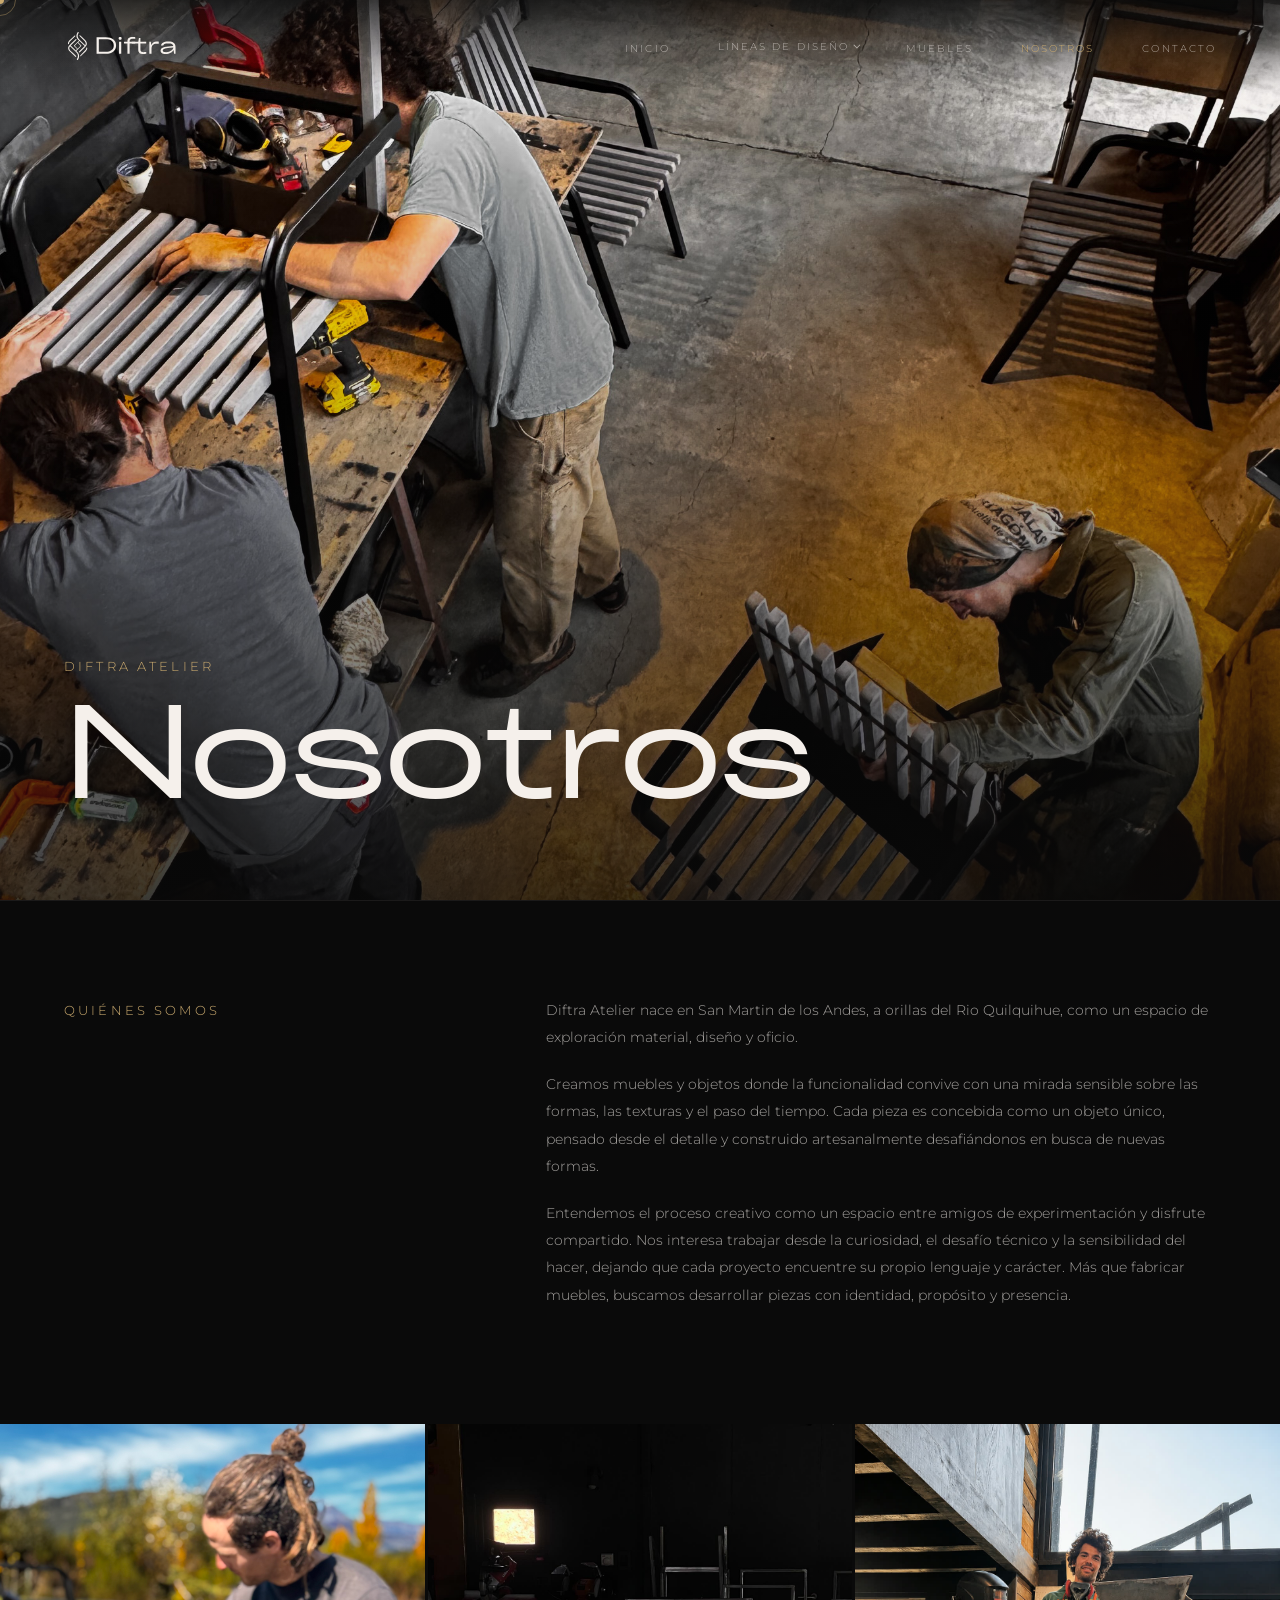
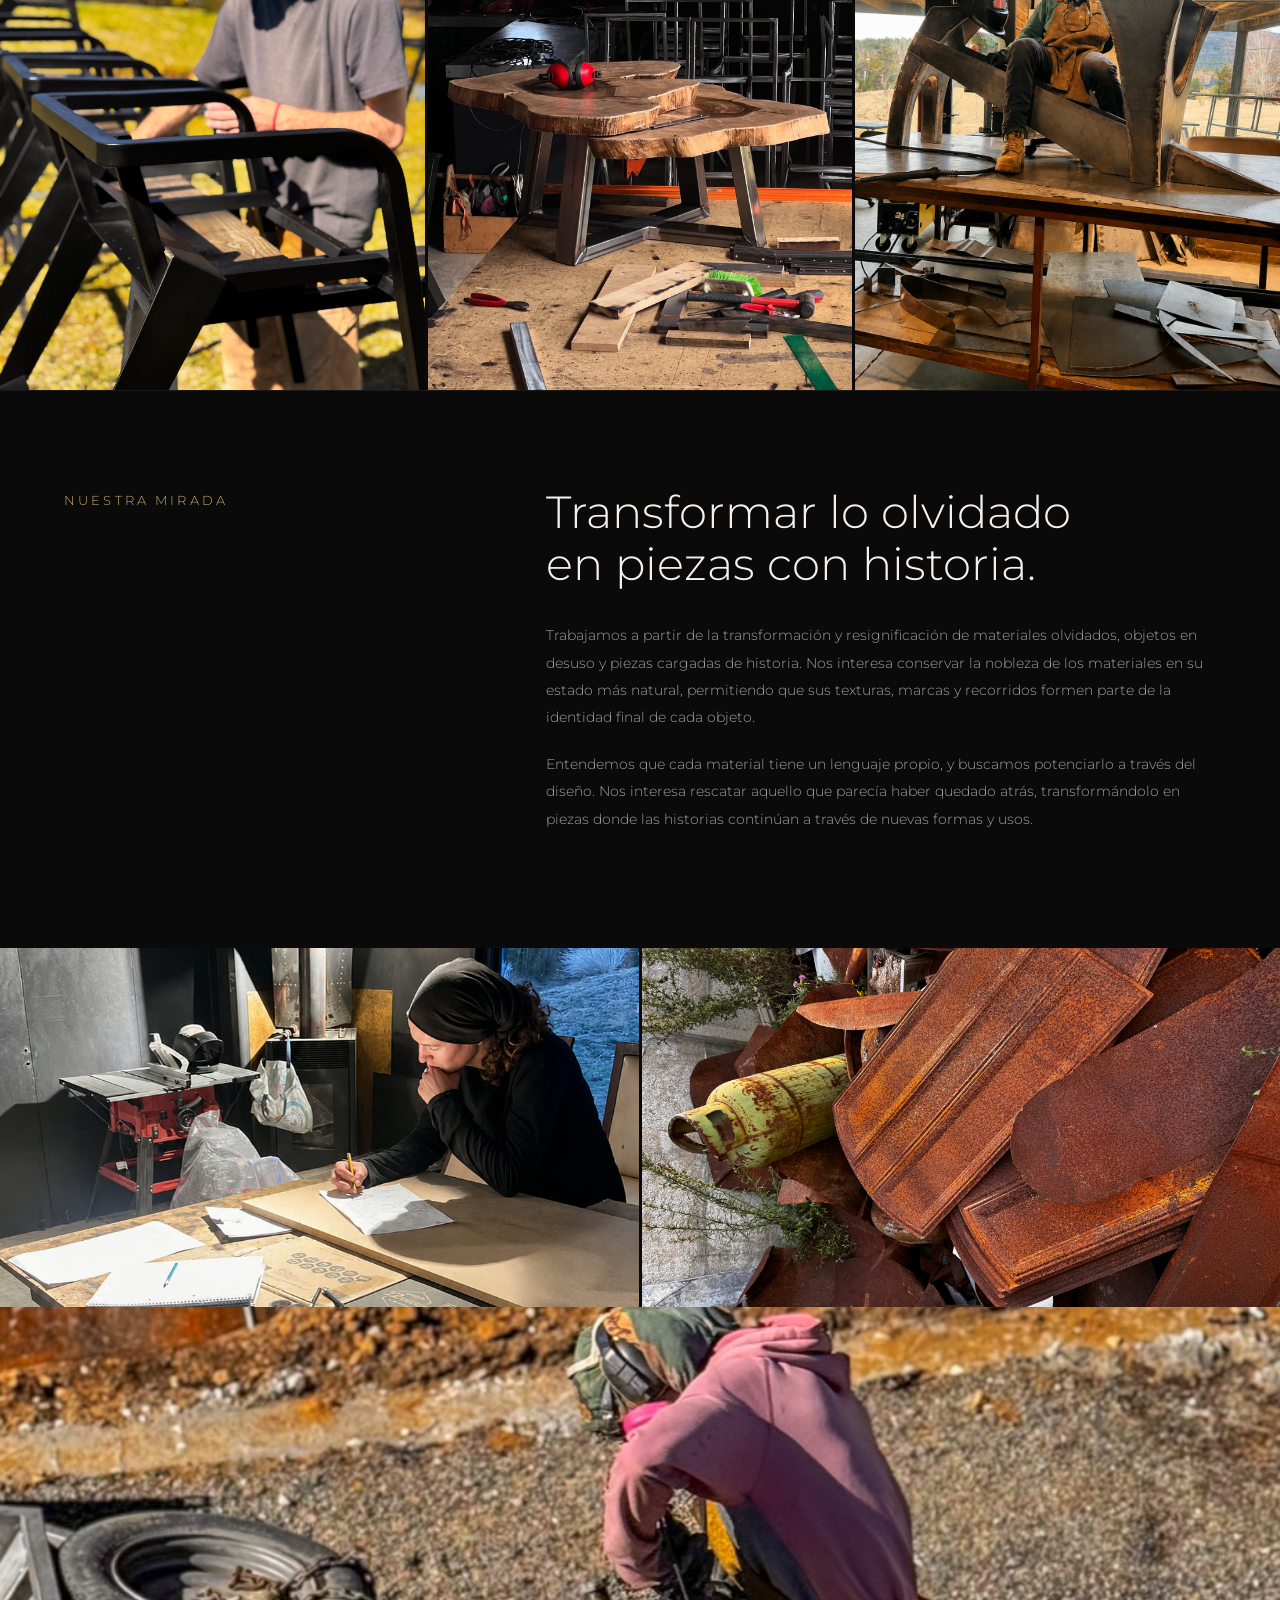
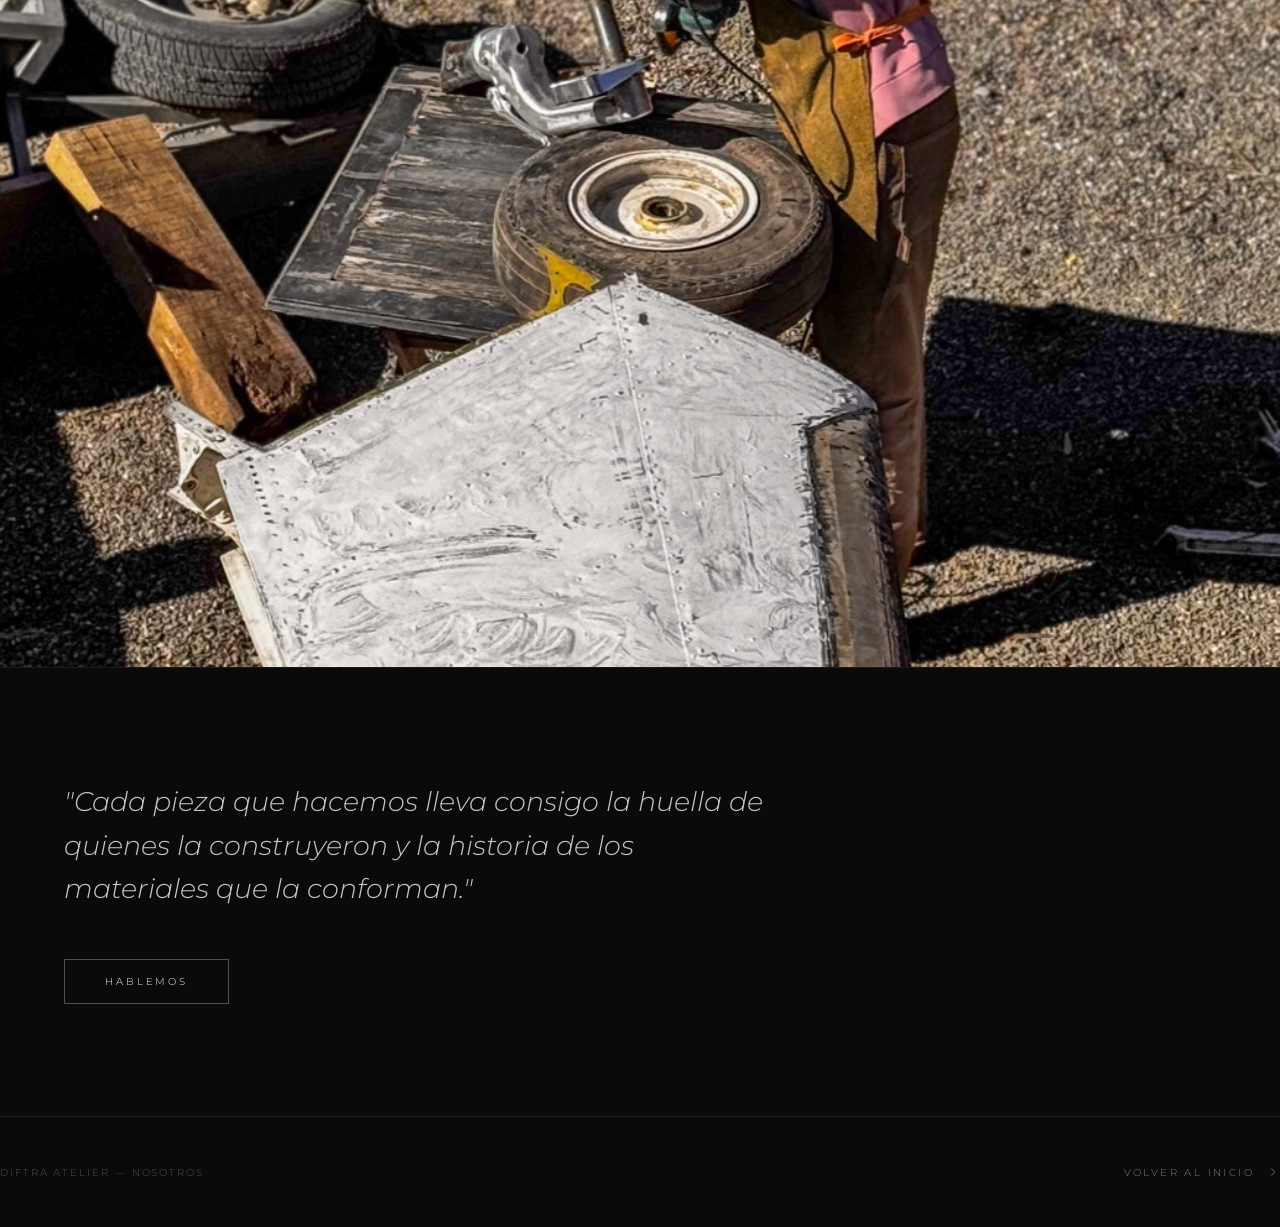
<file: Piper Navajo/nosotros.html>
<!DOCTYPE html>
<html lang="es">
<head>
<meta charset="UTF-8">
<meta name="viewport" content="width=device-width, initial-scale=1.0">
<title>Nosotros | Diftra Atelier</title>
<meta name="description" content="Conocé Diftra Atelier: un taller patagónico dedicado al diseño, la fabricación y la resignificación de materiales con historia.">
<meta name="robots" content="index, follow">
<link rel="canonical" href="https://diftratelier.com/nosotros/">
<meta property="og:locale" content="es_AR">
<meta property="og:type" content="website">
<meta property="og:site_name" content="Diftra Atelier">
<meta property="og:title" content="Nosotros | Diftra Atelier">
<meta property="og:description" content="Conocé Diftra Atelier: un taller patagónico dedicado al diseño, la fabricación y la resignificación de materiales con historia.">
<meta property="og:url" content="https://diftratelier.com/nosotros/">
<meta property="og:image" content="https://diftratelier.com/Nosotros/somos%20nosotros.jpg">
<meta name="twitter:card" content="summary_large_image">
<meta name="twitter:title" content="Nosotros | Diftra Atelier">
<meta name="twitter:description" content="Conocé Diftra Atelier: un taller patagónico dedicado al diseño, la fabricación y la resignificación de materiales con historia.">
<meta name="twitter:image" content="https://diftratelier.com/Nosotros/somos%20nosotros.jpg">
<link rel="preconnect" href="https://fonts.googleapis.com">
<link rel="preconnect" href="https://fonts.gstatic.com" crossorigin>
<link href="https://fonts.googleapis.com/css2?family=Cormorant+Garamond:ital,wght@0,300;0,400;1,300;1,400&family=DM+Sans:wght@200;300;400&family=Montserrat:wght@200;300;400&display=swap" rel="stylesheet">
<style>
  *, *::before, *::after { margin: 0; padding: 0; box-sizing: border-box; }

  @font-face {
    font-family: 'CyGroteskGrand';
    src: url('[data-uri]') format('truetype');
    font-weight: normal;
    font-style: normal;
  }

  :root {
    --negro: #0a0a0a;
    --blanco: #f5f0eb;
    --gris: #888;
    --acento: #c9a96e;
    --serif: 'Cormorant Garamond', Georgia, serif;
    --sans: 'Montserrat', sans-serif;
    --inter: 'DM Sans', sans-serif;
  }

  html { scroll-behavior: smooth; }

  body {
    background: var(--negro);
    color: var(--blanco);
    font-family: var(--sans);
    font-weight: 300;
    overflow-x: hidden;
    cursor: none;
  }

  .cursor {
    position: fixed;
    width: 8px; height: 8px;
    background: var(--acento);
    border-radius: 50%;
    pointer-events: none;
    z-index: 9999;
    transition: transform 0.15s ease, opacity 0.3s;
    transform: translate(-50%, -50%);
  }
  .cursor-ring {
    position: fixed;
    width: 32px; height: 32px;
    border: 1px solid rgba(201,169,110,0.4);
    border-radius: 50%;
    pointer-events: none;
    z-index: 9998;
    transition: transform 0.4s ease, width 0.3s, height 0.3s;
    transform: translate(-50%, -50%);
  }

  @media (hover: none) and (pointer: coarse) {
    body { cursor: auto; }
    .cursor,
    .cursor-ring { display: none; }
  }

  nav {
    position: fixed;
    top: 0; left: 0; right: 0;
    z-index: 100;
    padding: 2rem 4rem;
    display: flex;
    align-items: center;
    justify-content: space-between;
  }
  nav::before {
    content: '';
    position: absolute;
    inset: 0;
    background: linear-gradient(to bottom, rgba(10,10,10,0.8) 0%, transparent 100%);
    pointer-events: none;
  }
  .nav-logo {
    display: flex;
    align-items: center;
    text-decoration: none;
    position: relative;
  }
  .nav-logo svg {
    height: 28px;
    width: auto;
    fill: var(--blanco);
    transition: opacity 0.3s;
  }
  .nav-logo:hover svg { opacity: 0.7; }
  .nav-links {
    display: flex;
    gap: 3rem;
    list-style: none;
    position: relative;
  }
  .nav-links a {
    font-size: 0.65rem;
    letter-spacing: 0.2em;
    text-transform: uppercase;
    color: rgba(245,240,235,0.6);
    text-decoration: none;
    transition: color 0.4s;
  }
  .nav-links a:hover, .nav-links a.active { color: var(--acento); }

  .nav-hamburger {
    display: none;
    flex-direction: column;
    gap: 5px;
    background: none;
    border: none;
    cursor: none;
    padding: 4px;
    position: relative;
    z-index: 101;
  }
  .nav-hamburger span {
    display: block;
    width: 24px;
    height: 1px;
    background: var(--blanco);
    transition: transform 0.4s cubic-bezier(0.16,1,0.3,1), opacity 0.3s;
    transform-origin: center;
  }
  .nav-hamburger.open span:nth-child(1) { transform: translateY(6px) rotate(45deg); }
  .nav-hamburger.open span:nth-child(2) { opacity: 0; }
  .nav-hamburger.open span:nth-child(3) { transform: translateY(-6px) rotate(-45deg); }

  nav.collapsed .nav-hamburger { display: flex; }
  nav.collapsed .nav-links {
    display: none;
    flex-direction: column;
    gap: 1.1rem;
    position: fixed;
    top: 0; right: 0;
    width: 100%;
    height: 100vh;
    background: rgba(10,10,10,0.97);
    justify-content: center;
    align-items: center;
    transform: translateX(100%);
    opacity: 0;
    visibility: hidden;
    pointer-events: none;
    transition: none;
    z-index: 100;
  }
  nav.collapsed .nav-links.open {
    display: flex;
    transform: translateX(0);
    opacity: 1;
    visibility: visible;
    pointer-events: auto;
    transition: transform 0.6s cubic-bezier(0.16,1,0.3,1), opacity 0.3s, visibility 0s;
  }
  nav.collapsed .nav-links li {
    width: 100%;
    display: flex;
    justify-content: center;
    opacity: 0;
    transform: translateY(20px);
    transition: opacity 0.4s, transform 0.4s;
  }
  nav.collapsed .nav-links.open li { opacity: 1; transform: translateY(0); }
  nav.collapsed .nav-links.open li:nth-child(1) { transition-delay: 0.15s; }
  nav.collapsed .nav-links.open li:nth-child(2) { transition-delay: 0.22s; }
  nav.collapsed .nav-links.open li:nth-child(3) { transition-delay: 0.29s; }
  nav.collapsed .nav-links.open li:nth-child(4) { transition-delay: 0.36s; }
  nav.collapsed .nav-links.open li:nth-child(5) { transition-delay: 0.43s; }
  nav.collapsed .nav-links a {
    display: block;
    width: fit-content;
    font-size: 1.4rem;
    font-family: var(--sans);
    font-weight: 200;
    letter-spacing: 0.2em;
    text-transform: uppercase;
    padding: 1.05rem 0;
    color: rgba(245,240,235,0.7);
    text-align: center;
  }
  nav.collapsed .nav-links a:hover { color: var(--acento); }



  /* REVEAL */
  .reveal { opacity: 0; transform: translateY(30px); transition: opacity 0.9s ease, transform 0.9s ease; }
  .reveal.visible { opacity: 1; transform: translateY(0); }
  .reveal-delay-1 { transition-delay: 0.15s; }
  .reveal-delay-2 { transition-delay: 0.3s; }
  .reveal-delay-3 { transition-delay: 0.45s; }

  /* HERO */
  .project-hero {
    position: relative;
    height: 100vh;
    overflow: hidden;
    display: flex;
    align-items: flex-end;
    padding: 6rem 4rem;
  }
  .project-hero-bg {
    position: absolute;
    inset: 0;
    background-image: url('../Nosotros/somos nosotros 2.jpg');
    background-size: cover;
    background-position: center;
    transform: scale(1.05);
    transition: transform 0.1s linear;
  }
  .project-hero-bg::after {
    content: '';
    position: absolute;
    inset: 0;
    background: linear-gradient(to top, rgba(10,10,10,0.85) 0%, rgba(10,10,10,0.2) 60%, transparent 100%);
  }
  .project-hero-content {
    position: relative;
    z-index: 2;
  }
  .project-label {
    font-size: 0.6rem;
    letter-spacing: 0.3em;
    text-transform: uppercase;
    color: var(--acento);
    margin-bottom: 1rem;
  }
  .project-title {
    font-family: 'CyGroteskGrand', var(--serif);
    font-size: clamp(3rem, 8vw, 7rem);
    font-weight: 300;
    line-height: 1;
    letter-spacing: -0.02em;
    color: var(--blanco);
  }
  .project-sub {
    margin-top: 1rem;
    font-size: 0.7rem;
    letter-spacing: 0.2em;
    text-transform: uppercase;
    color: rgba(245,240,235,0.5);
  }

  /* CONTENT SECTIONS */
  .section-label {
    font-size: 0.55rem;
    letter-spacing: 0.35em;
    text-transform: uppercase;
    color: var(--acento);
    margin-bottom: 3rem;
    padding: 0 4rem;
  }

  .project-intro {
    padding: 8rem 4rem;
    display: grid;
    grid-template-columns: 1fr 1fr;
    gap: 6rem;
    align-items: start;
  }
  .project-intro h2 {
    font-family: var(--inter);
    font-size: clamp(2rem, 4vw, 3.5rem);
    font-weight: 300;
    font-style: italic;
    line-height: 1.2;
  }
  .project-intro p {
    font-size: 0.85rem;
    line-height: 1.9;
    color: rgba(245,240,235,0.65);
    margin-bottom: 1.5rem;
  }

  .project-details {
    padding: 0 4rem 6rem;
    display: grid;
    grid-template-columns: repeat(3, 1fr);
    gap: 2rem;
    border-top: 1px solid rgba(245,240,235,0.08);
    padding-top: 3rem;
  }
  .detail-item {}
  .detail-label {
    font-size: 0.55rem;
    letter-spacing: 0.3em;
    text-transform: uppercase;
    color: var(--acento);
    margin-bottom: 0.5rem;
  }
  .detail-value {
    font-family: var(--inter);
    font-size: 1.1rem;
    font-style: italic;
    color: var(--blanco);
  }

  /* GALLERY */
  .project-gallery {
    padding: 4rem;
    display: grid;
    grid-template-columns: 2fr 1fr;
    gap: 1.5rem;
  }
  .gallery-main {
    aspect-ratio: 4/3;
    overflow: hidden;
  }
  .gallery-side {
    display: flex;
    flex-direction: column;
    gap: 1.5rem;
  }
  .gallery-small {
    flex: 1;
    overflow: hidden;
  }
  .gallery-img {
    width: 100%;
    height: 100%;
    object-fit: cover;
    transition: transform 0.6s ease;
  }
  .gallery-main:hover .gallery-img,
  .gallery-small:hover .gallery-img {
    transform: scale(1.04);
  }

  /* PLACEHOLDER para imágenes adicionales */
  .img-placeholder {
    width: 100%;
    height: 100%;
    min-height: 300px;
    background: rgba(245,240,235,0.04);
    display: flex;
    align-items: center;
    justify-content: center;
    border: 1px solid rgba(245,240,235,0.08);
  }
  .img-placeholder span {
    font-size: 0.55rem;
    letter-spacing: 0.3em;
    text-transform: uppercase;
    color: rgba(245,240,235,0.2);
  }

  /* BACK LINK */
  .back-link {
    display: inline-flex;
    align-items: center;
    gap: 0.75rem;
    font-size: 0.6rem;
    letter-spacing: 0.25em;
    text-transform: uppercase;
    color: rgba(245,240,235,0.5);
    text-decoration: none;
    transition: color 0.3s;
    margin-bottom: 2rem;
    position: relative;
    z-index: 2;
  }
  .back-link:hover { color: var(--acento); }
  .back-link svg { width: 14px; height: 14px; fill: none; stroke: currentColor; stroke-width: 1.5; }

  /* FOOTER */
  footer {
    padding: 3rem 0;
    border-top: 1px solid rgba(245,240,235,0.08);
  }
  .footer-text {
    font-size: 0.6rem;
    letter-spacing: 0.2em;
    color: rgba(245,240,235,0.3);
    text-transform: uppercase;
  }

  .proyecto-card img { transition: transform 0.6s ease; }
  .proyecto-card:hover img { transform: scale(1.04); }

  /* GALERÍA GRIDS */
  .galeria-wrap { padding: 4rem 0 0; }
  .gallery-grid-2-1 { display: grid; grid-template-columns: 1fr 2fr; gap: 3px; align-items: stretch; }
  .gallery-grid-3   { display: grid; grid-template-columns: 1fr 1fr 1fr; gap: 3px; }
  .gallery-grid-2   { display: grid; grid-template-columns: 1fr 1fr; gap: 3px; }

  @media (max-width: 1024px) {
    nav { padding: 1.5rem 2rem; }
    .project-hero { padding: 6rem 2rem 4rem; }
    .project-intro { grid-template-columns: 1fr; gap: 3rem; padding: 5rem 2rem; }
    .details-with-image { grid-template-columns: 1fr !important; }

    /* galería mobile: máximo 2 columnas */
    .galeria-wrap .section-label { padding: 2rem 1.5rem 1rem !important; }
    .gallery-grid-2-1 { grid-template-columns: 1fr 1fr; }
    .gallery-grid-3   { grid-template-columns: 1fr 1fr; }
    .gallery-grid-3 > *:last-child { grid-column: 1 / -1; aspect-ratio: 16/9; }
    .gallery-grid-2   { grid-template-columns: 1fr 1fr; }
  }
  /* DROPDOWN */
  .nav-dropdown { position: relative; display: flex; align-items: center; }
  .nav-dropdown > a { display: flex; align-items: center; gap: 0.4em; }
  .nav-dropdown > a::after { content: ''; display: inline-block; width: 5px; height: 5px; border-right: 1px solid currentColor; border-bottom: 1px solid currentColor; transform: rotate(45deg) translateY(-2px); transition: transform 0.3s; }
  .nav-dropdown:hover > a::after { transform: rotate(-135deg) translateY(-2px); }
  .dropdown-menu {
    display: none;
    position: absolute;
    top: 100%;
    left: 50%;
    transform: translateX(-50%);
    padding-top: 1rem;
    background: transparent;
    min-width: 180px;
    list-style: none;
    z-index: 200;
  }
  .dropdown-menu-inner {
    background: rgba(14,12,10,0.97);
    border: 1px solid rgba(245,240,235,0.1);
    padding: 0.5rem 0;
  }
  .nav-dropdown:hover .dropdown-menu { display: block; }
  .dropdown-menu li a {
    display: block;
    padding: 0.65rem 1.4rem;
    font-size: 0.6rem;
    letter-spacing: 0.2em;
    text-transform: uppercase;
    color: rgba(245,240,235,0.6);
    text-decoration: none;
    transition: color 0.3s;
    white-space: nowrap;
  }
  .dropdown-menu li a:hover { color: var(--acento); }

  /* Mobile dropdown */
  nav.collapsed .nav-dropdown > a::after { display: none; }
  nav.collapsed .dropdown-menu {
    display: none;
    position: static;
    transform: none;
    background: none;
    border: none;
    padding: 0.3rem 0 0 1.5rem;
  }
  nav.collapsed .dropdown-menu.open { display: block; }
  nav.collapsed .dropdown-menu li a {
    font-size: 1rem;
    letter-spacing: 0.15em;
    padding: 0.3rem 0;
    color: rgba(245,240,235,0.45);
  }


</style>

<style>
  .nosotros-hero { position:relative; height:100vh; overflow:hidden; display:flex; align-items:flex-end; padding:6rem 4rem; }
  .nosotros-hero-bg {
    position:absolute; inset:0;
    background-image:url('../Nosotros/somos nosotros 2.jpg');
    background-size:cover; background-position:center top;
    transform:scale(1.05); transition:transform 0.1s linear;
  }
  .nosotros-hero::after { content:""; position:absolute; inset:0; background:linear-gradient(to top,rgba(10,10,10,0.8) 0%,rgba(10,10,10,0.15) 60%,transparent 100%); }
  .nosotros-hero-content { position:relative; z-index:2; }
  .nosotros-label { font-size:0.55rem; letter-spacing:0.35em; text-transform:uppercase; color:var(--acento); margin-bottom:0.8rem; }
  .nosotros-title { font-family:"CyGroteskGrand",sans-serif; font-size:clamp(4rem,10vw,9rem); font-weight:300; color:var(--blanco); letter-spacing:-0.02em; line-height:0.9; margin:0; }
  .nos-section { display:grid; grid-template-columns:1fr 1.6fr; gap:4rem; padding:6rem 4rem; border-top:1px solid rgba(245,240,235,0.07); }
  .nos-section-label { font-size:0.55rem; letter-spacing:0.35em; text-transform:uppercase; color:var(--acento); padding-top:0.3rem; position:sticky; top:6rem; height:fit-content; }
  .nos-section-body strong { display:block; font-family:var(--dm); font-size:clamp(1.8rem,3.5vw,3rem); font-weight:300; line-height:1.15; color:var(--blanco); margin-bottom:2rem; }
  .nos-section-body p { font-family:var(--dm); font-size:0.9rem; line-height:1.9; color:rgba(245,240,235,0.65); margin-bottom:1.2rem; }
  .nos-grid { display:grid; gap:3px; }
  .nos-grid-2 { grid-template-columns:1fr 1fr; }
  .nos-grid-3 { grid-template-columns:1fr 1fr 1fr; }
  .nos-grid-full { grid-column:1/-1; }
  .nos-grid img { width:100%; height:100%; object-fit:cover; display:block; }
  .tall { aspect-ratio:3/4; overflow:hidden; }
  .wide { aspect-ratio:16/9; overflow:hidden; }
  .nos-carousel { position:relative; overflow:hidden; }
  .nos-carousel-track {
    display:grid;
    grid-template-columns:repeat(3, 1fr);
    gap:3px;
    overflow-x:visible;
    scroll-behavior:smooth;
    scroll-snap-type:none;
    scrollbar-width:none;
  }
  .nos-carousel-track::-webkit-scrollbar { display:none; }
  .nos-carousel-slide {
    aspect-ratio:3/4;
    overflow:hidden;
  }
  .nos-carousel-slide img { width:100%; height:100%; object-fit:cover; display:block; }
  .nos-carousel-btn {
    position:absolute;
    top:50%;
    z-index:2;
    display:none;
    width:2.75rem;
    height:2.75rem;
    border:1px solid rgba(245,240,235,0.22);
    background:rgba(10,10,10,0.42);
    color:rgba(245,240,235,0.76);
    transform:translateY(-50%);
    cursor:none;
    transition:border-color 0.3s,color 0.3s,background 0.3s;
  }
  .nos-carousel-btn:hover {
    border-color:var(--acento);
    color:var(--acento);
    background:rgba(10,10,10,0.68);
  }
  .nos-carousel-prev { left:1rem; }
  .nos-carousel-next { right:1rem; }
  .nos-cierre { padding:7rem 4rem; border-top:1px solid rgba(245,240,235,0.07); }
  .nos-cierre-quote { font-family:var(--dm); font-size:clamp(1.2rem,2.2vw,1.7rem); font-style:italic; font-weight:300; color:rgba(245,240,235,0.8); line-height:1.6; max-width:700px; }
  .nos-cierre-btn { display:inline-block; margin-top:3rem; padding:1rem 2.5rem; border:1px solid rgba(245,240,235,0.3); font-size:0.6rem; letter-spacing:0.3em; text-transform:uppercase; color:var(--blanco); text-decoration:none; cursor:none; transition:background 0.4s,border-color 0.4s; }
  .nos-cierre-btn:hover { background:var(--acento); border-color:var(--acento); }
  @media(max-width:1024px) {
    .nosotros-hero { padding:5rem 1.5rem; }
    .nos-section { grid-template-columns:1fr; gap:2rem; padding:4rem 1.5rem; }
    .nos-section-label { position:static; }
    .nos-grid-3 { grid-template-columns:1fr 1fr; }
    .nos-carousel-track {
      display:flex;
      overflow-x:auto;
      scroll-snap-type:x mandatory;
      padding:0 1.5rem;
      scroll-padding-left:1.5rem;
      cursor:grab;
    }
    .nos-carousel-track:active { cursor:grabbing; }
    .nos-carousel-slide { flex:0 0 min(78vw,420px); }
    .nos-cierre { padding:5rem 1.5rem; }
  }

  @media(max-width:768px) {
    .nosotros-hero-bg { background-position:left top; }
    .nosotros-hero-content { width:100%; }
    .nosotros-title { font-size:clamp(3.2rem,17vw,4.6rem); line-height:0.95; }
  }

  @media(max-width:420px) {
    .nosotros-title { font-size:clamp(2.65rem,14.5vw,3.2rem); }
  }

  @media (min-width: 1440px) {
    .nosotros-hero-content,
    .nos-section,
    .nos-cierre {
      width: min(100%, 1440px);
      margin-left: auto;
      margin-right: auto;
    }
  }
</style>

<style id="diftra-readable-labels">
  .hero-eyebrow,
  .page-header-label,
  .project-label,
  .section-label,
  .detail-label,
  .carousel-label,
  .mueble-label,
  .nosotros-label,
  .nos-section-label,
  .wip-text,
  .en-taller-label,
  .quote-attr {
    font-size: clamp(0.72rem, 0.68rem + 0.18vw, 0.82rem) !important;
    letter-spacing: 0.24em !important;
    line-height: 1.35 !important;
  }
  .project-sub,
  .hero-tagline,
  .other-project-card p[style*="text-transform:uppercase"],
  .other-project-card p[style*="text-transform: uppercase"] {
    font-size: clamp(0.78rem, 0.74rem + 0.18vw, 0.9rem) !important;
    letter-spacing: 0.16em !important;
    line-height: 1.45 !important;
  }
  .other-project-card span[style*="text-transform:uppercase"],
  .other-project-card span[style*="text-transform: uppercase"] {
    font-size: clamp(0.72rem, 0.68rem + 0.18vw, 0.82rem) !important;
    letter-spacing: 0.24em !important;
    line-height: 1.35 !important;
  }
</style>
</head>
<body>

<div class="cursor" id="cursor"></div>
<div class="cursor-ring" id="cursorRing"></div>

<nav>
  <a href="/" class="nav-logo">
    <svg xmlns="http://www.w3.org/2000/svg" viewBox="0 0 964.04 233.64"><g><path d="M185.53,114.54c11.99-16.44,2.98-35.17-9.45-47.22l-34.63-33.57c-.84-.81-1.64-1.76-2.43-2.68-2.47-2.91-5.28-6.22-8.8-3.72-.86.61-1.34,2.09-1.44,3.29-.1,1.28.19,2.32.81,2.94l37.86,37.18c10.13,9.95,19.96,24.84,9.86,39.65l-45.47-44.48c-5.91-5.79-9.96-10.88-13.13-16.52-7.3-13.01-6.18-28.64,2.93-40.78,1.55-2.06,1.67-5.02.27-6.88-.81-1.08-3.03-1.74-4.7-1.75-1.37.05-2.39.38-2.96,1.12-3.39,4.43-6.07,9.87-8.2,16.64-4.15,13.2-4.1,33.15,19.5,53.47l-43.76,43.58,27.44,27.17-10.71,11.49-42.61-41.46,47.12-45.75c1.45-1.4,1.37-4.66.55-6.05-.62-1.05-2.32-1.35-2.83-1.42-1.5-.2-2.84.11-3.57.82l-39.42,38.61c-5.99,5.86-10.95,10.8-15.84,16.43-8.54,9.85-9.85,23.11-3.44,34.61,3.67,6.59,8.66,11.59,13.51,16.02,14.41,13.16,28.48,26.75,43.01,41.56.95.97,2.62.97,3.29.93,1.1-.07,2.5-.43,3.13-1.25,1.06-1.38.71-4.72-.65-6.16-11.03-11.7-22.38-22.03-34.4-32.97l-1.22-1.11c-15.56-14.16-29.48-29.53-14.78-47.97l51.99,51.2c16.78,16.53,18.88,36.77,5.75,55.55-.87,1.25-1.21,2.83-.92,4.34.28,1.45,1.08,2.68,2.27,3.46.75.49,1.68.75,2.65.75,1.68,0,3.47-.78,4.63-2.48,12.64-18.58,12.75-41.38.27-58.08-3.64-4.87-7.65-8.94-11.89-13.24-.73-.74-1.47-1.49-2.21-2.25l43.06-42.62-27.62-28.37,10.86-11.35,43.31,42.06-47.2,45.95c-1.72,1.68-1.82,4.8-.76,6.26.63.87,2.09,1.36,3.25,1.45,1.16.09,2.13-.17,2.72-.76l46.48-45.83c3.14-3.1,5.93-6.32,8.5-9.86ZM113.97,138.8l-24.24-24.29,24.02-23.97,24.24,24.29-24.02,23.97Z"/><path d="M193.08,131.47c-.82-1.43-2.12-2.19-3.75-2.2h-.04c-2.94,0-3.31,2.49-3.78,5.64-.65,4.37-1.64,10.97-8.89,18.4l-40.78,41.78c-.73.74-1.07,1.97-.94,3.35.1,1.05.52,2.39,1.42,3.02.74.52,1.67.76,2.6.76,1.3,0,2.6-.48,3.4-1.39l.4-.45c3.11-3.51,5.79-6.53,9.24-9.97l28.74-28.63c4.24-4.22,7.53-8.42,10.06-12.82,2.58-4.5,4.72-13.34,2.33-17.5Z"/><path d="M37.62,101.3s.09,0,.13,0c3.36-.09,3.73-2.59,4.21-5.76.62-4.18,1.56-10.49,8.98-17.82l42.58-42.06c.81-.8,1.15-1.93.97-3.18-.22-1.49-1.13-2.86-2.33-3.5-1.62-.86-4.05-.28-5.52,1.32-11.33,12.31-22.94,23.22-32.8,32.27-5.24,4.81-10.2,9.36-14.37,15.18-4.55,6.35-7.83,16.85-5.42,21.4.75,1.41,1.98,2.14,3.57,2.14Z"/></g><g><path d="M347.92,42.96c14.36,0,26.91,1.72,37.64,5.15,10.74,3.43,19.73,8.17,26.97,14.2,7.24,6.04,12.68,13.12,16.3,21.25,3.62,8.13,5.43,16.9,5.43,26.3v5.34c0,9.4-1.81,18.17-5.43,26.3-3.62,8.13-9.05,15.22-16.3,21.25-7.24,6.04-16.23,10.77-26.97,14.2-10.74,3.43-23.29,5.15-37.64,5.15h-76.05V42.96h76.05ZM415.02,109.86c0-7.24-1.37-13.91-4.1-20.01-2.74-6.1-7.02-11.4-12.87-15.92-5.85-4.51-13.22-8.03-22.11-10.58-8.9-2.54-19.57-3.81-32.02-3.81h-53.18v105.98h53.18c12.45,0,23.13-1.27,32.02-3.81,8.89-2.54,16.26-6.07,22.11-10.58,5.84-4.51,10.13-9.82,12.87-15.92,2.73-6.1,4.1-12.77,4.1-20.01v-5.34Z"/><path d="M477.92,61.54c-2.29,2.22-5.4,3.34-9.34,3.34s-7.24-1.11-9.53-3.34c-2.29-2.22-3.43-5.11-3.43-8.67s1.14-6.26,3.43-8.48c2.29-2.22,5.46-3.34,9.53-3.34s7.05,1.11,9.34,3.34c2.29,2.22,3.43,5.05,3.43,8.48s-1.14,6.45-3.43,8.67ZM477.53,182.1v-101.02h-18.11v101.02h18.11Z"/><path d="M572.46,56.87c-4.7,0-8.64.41-11.82,1.24-3.18.83-5.75,2.16-7.72,4-1.97,1.84-3.37,4.26-4.19,7.24-.83,2.99-1.24,6.7-1.24,11.15v.57h46.89v15.25h-46.89v85.77h-18.11v-85.77h-28.97v-15.25h28.97v-1.72c0-12.45,3.34-21.95,10.01-28.5,6.67-6.54,17.63-9.82,32.88-9.82,5.21,0,9.5.16,12.87.48,3.37.32,6.45.8,9.24,1.43v15.44c-3.18-.38-6.42-.73-9.72-1.05-3.31-.32-7.37-.48-12.2-.48Z"/><path d="M686.05,96.33h-48.41v46.89c0,4.57.41,8.45,1.24,11.63.83,3.18,2.22,5.75,4.19,7.72,1.97,1.97,4.54,3.37,7.72,4.19,3.17.83,7.05,1.24,11.63,1.24,5.21,0,9.59-.16,13.15-.48,3.56-.32,7.18-.73,10.86-1.24v15.82c-3.18.63-6.64,1.11-10.39,1.43-3.75.32-8.29.48-13.63.48-15,0-25.89-3.21-32.69-9.63-6.8-6.41-10.2-16.17-10.2-29.26v-48.8h-53.99v-15.25h54.56l4.96-31.45h12.58v31.45h48.41v15.25Z"/><path d="M773.35,79.17c3.81,0,7.15.16,10.01.48,2.86.32,5.37.67,7.53,1.05v17.92c-2.92-.25-5.85-.44-8.77-.57-2.92-.12-6.42-.19-10.48-.19-13.98,0-24.37,3.56-31.16,10.67-6.8,7.12-10.2,18.62-10.2,34.5v39.07h-18.11v-101.02h12.2l3.81,29.73c3.43-10.8,9.02-18.77,16.77-23.92,7.75-5.15,17.22-7.72,28.4-7.72Z"/><path d="M869.41,79.17c11.06,0,20.46,1.05,28.21,3.14,7.75,2.1,14.07,5.21,18.97,9.34,4.89,4.13,8.45,9.24,10.67,15.34,2.22,6.1,3.34,13.15,3.34,21.16v53.94h-12.2l-4.19-32.78c-2.29,4.7-5.46,9.18-9.53,13.44-4.07,4.26-8.96,7.94-14.68,11.06-5.72,3.11-12.23,5.59-19.54,7.43-7.31,1.84-15.34,2.76-24.11,2.76-6.99,0-13.03-.73-18.11-2.19-5.08-1.46-9.31-3.43-12.68-5.91-3.37-2.48-5.85-5.34-7.43-8.58-1.59-3.24-2.38-6.64-2.38-10.2,0-4.83.98-9.27,2.95-13.34,1.97-4.07,5.43-7.65,10.39-10.77,4.96-3.11,11.59-5.78,19.92-8.01,8.32-2.22,18.84-3.78,31.55-4.67l40.98-3.05c-.76-3.81-2.03-7.11-3.81-9.91-1.78-2.79-4.29-5.11-7.53-6.96-3.24-1.84-7.34-3.21-12.29-4.1-4.96-.89-10.99-1.33-18.11-1.33-7.5,0-13.72.51-18.68,1.52-4.96,1.02-9.02,2.38-12.2,4.1-3.18,1.72-5.59,3.69-7.24,5.91-1.65,2.22-2.93,4.61-3.81,7.15h-19.25c1.14-4.7,3.02-9.15,5.62-13.34,2.6-4.19,6.29-7.84,11.06-10.96,4.77-3.11,10.74-5.59,17.92-7.43,7.18-1.84,15.92-2.76,26.21-2.76ZM850.54,168.19c9.78,0,18.52-1.24,26.21-3.72,7.69-2.48,14.17-5.62,19.44-9.44,5.27-3.81,9.31-7.94,12.1-12.39,2.79-4.45,4.19-8.58,4.19-12.39l-28.02,2.1c-12.84.89-23.19,2.13-31.07,3.72-7.88,1.59-13.98,3.34-18.3,5.24-4.32,1.91-7.24,3.97-8.77,6.2-1.52,2.22-2.29,4.48-2.29,6.77,0,1.78.41,3.53,1.24,5.24.83,1.72,2.29,3.21,4.38,4.48,2.1,1.27,4.86,2.29,8.29,3.05,3.43.76,7.62,1.14,12.58,1.14Z"/></g></svg>
  </a>
  <button class="nav-hamburger" id="navHamburger" aria-label="Abrir menú" aria-expanded="false" aria-controls="navLinks">
    <span></span><span></span><span></span>
  </button>
  <ul class="nav-links" id="navLinks">
    <li><a href="/#hero">Inicio</a></li>
        <li class="nav-dropdown">
      <a href="#">Líneas de diseño</a>
      <ul class="dropdown-menu"><div class="dropdown-menu-inner">
        <li><a href="/piper-navajo/">Piper Navajo</a></li>
        <li><a href="/namaste/">Namasté</a></li>
      </div></ul>
    </li>
    <li><a href="/muebles-de-diseno/">Muebles</a></li>
    <li><a href="/nosotros/" class="active">Nosotros</a></li>
    <li><a href="https://wa.me/5492944290582" target="_blank" rel="noopener">Contacto</a></li>
  </ul>
</nav>

<!-- HERO -->
<section class="nosotros-hero">
  <div class="nosotros-hero-bg" id="nosotrosHeroBg"></div>
  <div class="nosotros-hero-content">
    <div class="nosotros-label reveal">Diftra Atelier</div>
    <h1 class="nosotros-title reveal reveal-delay-1">Nosotros</h1>
  </div>
</section>

<!-- QUIÉNES SOMOS -->
<div class="nos-section">
  <div class="nos-section-label reveal">Quiénes somos</div>
  <div class="nos-section-body">
    <p class="reveal reveal-delay-1">Diftra Atelier nace en San Martin de los Andes, a orillas del Rio Quilquihue, como un espacio de exploración material, diseño y oficio.</p>
    <p class="reveal reveal-delay-2">Creamos muebles y objetos donde la funcionalidad convive con una mirada sensible sobre las formas, las texturas y el paso del tiempo. Cada pieza es concebida como un objeto único, pensado desde el detalle y construido artesanalmente desafiándonos en busca de nuevas formas.</p>
    <p class="reveal reveal-delay-3">Entendemos el proceso creativo como un espacio entre amigos de experimentación y disfrute compartido. Nos interesa trabajar desde la curiosidad, el desafío técnico y la sensibilidad del hacer, dejando que cada proyecto encuentre su propio lenguaje y carácter. Más que fabricar muebles, buscamos desarrollar piezas con identidad, propósito y presencia.</p>
  </div>
</div>

<!-- FOTOS 1 -->
<div class="nos-carousel reveal" data-nos-carousel>
  <button class="nos-carousel-btn nos-carousel-prev" type="button" aria-label="Foto anterior" data-dir="-1">&#8592;</button>
  <div class="nos-carousel-track">
    <div class="nos-carousel-slide"><img loading="lazy" decoding="async" src="../Nosotros/1.jpeg" alt="Diftra Atelier nosotros 1"></div>
    <div class="nos-carousel-slide"><img loading="lazy" decoding="async" src="../Nosotros/2.JPG" alt="Diftra Atelier nosotros 2"></div>
    <div class="nos-carousel-slide"><img loading="lazy" decoding="async" src="../Nosotros/3.jpg" alt="Diftra Atelier nosotros 3"></div>
  </div>
  <button class="nos-carousel-btn nos-carousel-next" type="button" aria-label="Foto siguiente" data-dir="1">&#8594;</button>
</div>

<!-- NUESTRA MIRADA -->
<div class="nos-section">
  <div class="nos-section-label reveal">Nuestra mirada</div>
  <div class="nos-section-body">
    <strong class="reveal">Transformar lo olvidado<br>en piezas con historia.</strong>
    <p class="reveal reveal-delay-1">Trabajamos a partir de la transformación y resignificación de materiales olvidados, objetos en desuso y piezas cargadas de historia. Nos interesa conservar la nobleza de los materiales en su estado más natural, permitiendo que sus texturas, marcas y recorridos formen parte de la identidad final de cada objeto.</p>
    <p class="reveal reveal-delay-2">Entendemos que cada material tiene un lenguaje propio, y buscamos potenciarlo a través del diseño. Nos interesa rescatar aquello que parecía haber quedado atrás, transformándolo en piezas donde las historias continúan a través de nuevas formas y usos.</p>
  </div>
</div>

<!-- FOTOS 2 -->
<div class="nos-grid nos-grid-2 reveal">
  <div class="wide"><img loading="lazy" decoding="async" src="../Nosotros/4.jpg" alt="Diftra Atelier nosotros 4" style="object-position:72% 38%;"></div>
  <div class="wide"><img loading="lazy" decoding="async" src="../Nosotros/5.jpeg" alt="Diftra Atelier nosotros 5"></div>
</div>
<div class="nos-grid reveal">
  <div class="nos-grid-full wide" style="aspect-ratio:16/12;"><img loading="lazy" decoding="async" src="../Nosotros/7.jpg" alt="Diftra Atelier nosotros 7" style="object-position:54% 18%;"></div>
</div>
</div>

<!-- CIERRE -->
<div class="nos-cierre">
  <p class="nos-cierre-quote reveal">"Cada pieza que hacemos lleva consigo la huella de quienes la construyeron y la historia de los materiales que la conforman."</p>
  <a href="https://wa.me/5492944290582" target="_blank" rel="noopener" class="nos-cierre-btn reveal reveal-delay-1">Hablemos</a>
</div>
<footer>
  <div style="display:flex; justify-content:space-between; align-items:center;">
    <span class="footer-text">Diftra Atelier — Nosotros</span>
    <a href="/" class="back-link" style="margin:0;">
      Volver al inicio
      <svg viewBox="0 0 24 24" style="transform:rotate(180deg)"><polyline points="15 18 9 12 15 6"/></svg>
    </a>
  </div>
</footer>

<script>
  const nosotrosBg = document.getElementById("nosotrosHeroBg");
  if (nosotrosBg) {
    window.addEventListener("scroll", () => {
      nosotrosBg.style.transform = "scale(1.05) translateY(" + (window.pageYOffset * 0.3) + "px)";
    });
  }

  // Nav hamburger
  const hamburger = document.getElementById('navHamburger');
  const navLinks = document.getElementById('navLinks');
  const navEl = document.querySelector('nav');
  const touchNavMode = window.matchMedia('(hover: none) and (pointer: coarse)');

  function checkNavOverflow() {
    if (touchNavMode.matches) {
      navEl.classList.add('collapsed');
      navLinks.classList.remove('open');
      hamburger.classList.remove('open');
      hamburger.setAttribute('aria-expanded', 'false');
      return;
    }

    navEl.classList.remove('collapsed');
    navLinks.classList.remove('open');
    hamburger.classList.remove('open');
    hamburger.setAttribute('aria-expanded', 'false');
    const navRight = navEl.getBoundingClientRect().right;
    const linksRight = navLinks.getBoundingClientRect().right;
    const logoRight = document.querySelector('.nav-logo').getBoundingClientRect().right;
    const overlaps = navLinks.getBoundingClientRect().left < logoRight + 24;
    if (overlaps || navRight - linksRight < 0) navEl.classList.add('collapsed');
  }
  checkNavOverflow();
  if (!touchNavMode.matches) {
    window.addEventListener('resize', checkNavOverflow);
  }

  // Mobile dropdown toggle
  document.querySelectorAll('.nav-dropdown > a').forEach(function(link) {
    link.addEventListener('click', function(e) {
      if (window.innerWidth <= 1024) {
        e.preventDefault();
        var menu = this.nextElementSibling;
        menu.classList.toggle('open');
      }
    });
  });

  hamburger.addEventListener('click', () => {
    const isOpen = navLinks.classList.toggle('open');
    hamburger.classList.toggle('open', isOpen);
    hamburger.setAttribute('aria-expanded', String(isOpen));
  });

  // Custom cursor
  const cursor = document.getElementById('cursor');
  const ring = document.getElementById('cursorRing');
  const hasFinePointer = window.matchMedia('(hover: hover) and (pointer: fine)').matches;

  if (hasFinePointer && cursor && ring) {
    let mx = 0, my = 0, rx = 0, ry = 0;
    document.addEventListener('mousemove', e => {
      mx = e.clientX; my = e.clientY;
      cursor.style.left = mx + 'px';
      cursor.style.top  = my + 'px';
    });
    function animRing() {
      rx += (mx - rx) * 0.12;
      ry += (my - ry) * 0.12;
      ring.style.left = rx + 'px';
      ring.style.top  = ry + 'px';
      requestAnimationFrame(animRing);
    }
    animRing();
    document.querySelectorAll('a, button').forEach(el => {
      el.addEventListener('mouseenter', () => {
        ring.style.width = '56px'; ring.style.height = '56px';
        ring.style.borderColor = 'rgba(201,169,110,0.6)';
      });
      el.addEventListener('mouseleave', () => {
        ring.style.width = '32px'; ring.style.height = '32px';
        ring.style.borderColor = 'rgba(201,169,110,0.4)';
      });
    });
  }

  document.querySelectorAll('[data-nos-carousel]').forEach(carousel => {
    const track = carousel.querySelector('.nos-carousel-track');
    const slide = carousel.querySelector('.nos-carousel-slide');
    carousel.querySelectorAll('.nos-carousel-btn').forEach(btn => {
      btn.addEventListener('click', () => {
        const direction = Number(btn.dataset.dir || 1);
        const gap = 3;
        const distance = slide.getBoundingClientRect().width + gap;
        track.scrollBy({ left: distance * direction, behavior: 'smooth' });
      });
    });
  });

  // Reveal on scroll
  const observer = new IntersectionObserver(entries => {
    entries.forEach(entry => {
      if (entry.isIntersecting) entry.target.classList.add('visible');
    });
  }, { threshold: 0.15 });
  document.querySelectorAll('.reveal').forEach(el => observer.observe(el));

  // Parallax hero
  const heroBg = document.getElementById('heroBg');
  heroBg.style.backgroundImage = "url('../Nosotros/somos nosotros 2.jpg')";
  window.addEventListener('scroll', () => {
    heroBg.style.transform = `scale(1.05) translateY(${window.scrollY * 0.3}px)`;
  }, { passive: true });
</script>
</body>
</html>
</file>
<file: Diftra 2/styles.css>
:root {
  color-scheme: light;
  --bg: #f4efe7;
  --bg-soft: #efe5d7;
  --ink: #231b17;
  --muted: #6d5d53;
  --line: rgba(35, 27, 23, 0.12);
  --wood: #8a5d3b;
  --clay: #b06a4b;
  --sand: #d9c1a6;
  --olive: #7b7a59;
  --shadow: 0 24px 60px rgba(35, 27, 23, 0.12);
}

@font-face {
  font-family: "Cy Grotesk Grand";
  src: url("./cy-grotesk-grand-regular.ttf") format("truetype");
  font-weight: 400;
  font-style: normal;
  font-display: swap;
}

* {
  box-sizing: border-box;
}

html {
  scroll-behavior: smooth;
}

body {
  margin: 0;
  font-family: "Trebuchet MS", "Segoe UI", sans-serif;
  color: var(--ink);
  background:
    radial-gradient(circle at top left, rgba(176, 106, 75, 0.18), transparent 28%),
    radial-gradient(circle at 90% 15%, rgba(123, 122, 89, 0.16), transparent 24%),
    linear-gradient(180deg, #f8f4ee 0%, var(--bg) 24%, #f3ece2 100%);
}

a {
  color: inherit;
  text-decoration: none;
}

.skip-link {
  position: absolute;
  left: -9999px;
  top: 1rem;
}

.skip-link:focus {
  left: 1rem;
  z-index: 1000;
  padding: 0.75rem 1rem;
  border-radius: 999px;
  background: var(--ink);
  color: white;
}

.site-header,
main,
.site-footer {
  width: min(1180px, calc(100% - 2rem));
  margin: 0 auto;
}

.site-header {
  position: sticky;
  top: 0;
  z-index: 30;
  display: flex;
  align-items: center;
  justify-content: space-between;
  gap: 1rem;
  padding: 1rem 0;
  backdrop-filter: blur(14px);
  background: rgba(244, 239, 231, 0.72);
  border-bottom: 1px solid transparent;
}

.brand-lockup,
.footer-brand {
  display: flex;
  flex-direction: column;
  gap: 0.15rem;
}

.brand-mark {
  font-family: "Cy Grotesk Grand", Georgia, "Times New Roman", serif;
  font-size: 1.25rem;
  font-weight: 700;
  letter-spacing: 0.08em;
  text-transform: uppercase;
}

.brand-subtitle {
  color: var(--muted);
  font-size: 0.95rem;
}

.site-nav {
  display: flex;
  flex-wrap: wrap;
  justify-content: flex-end;
  gap: 1rem;
  color: var(--muted);
  font-size: 0.95rem;
}

.site-nav a {
  position: relative;
  padding-bottom: 0.2rem;
}

.site-nav a::after {
  content: "";
  position: absolute;
  left: 0;
  bottom: 0;
  width: 100%;
  height: 1px;
  background: currentColor;
  transform: scaleX(0);
  transform-origin: left;
  transition: transform 180ms ease;
}

.site-nav a:hover::after,
.site-nav a:focus-visible::after {
  transform: scaleX(1);
}

.hero {
  display: grid;
  grid-template-columns: 1.05fr 0.95fr;
  gap: 2rem;
  align-items: center;
  padding: 4rem 0 2.5rem;
}

.hero-copy {
  max-width: 640px;
}

.eyebrow,
.section-label,
.card-kicker {
  margin: 0 0 0.75rem;
  color: var(--wood);
  text-transform: uppercase;
  letter-spacing: 0.18em;
  font-size: 0.8rem;
  font-weight: 700;
}

.hero h1,
.section-heading h2 {
  margin: 0;
  font-family: "Cy Grotesk Grand", Georgia, "Times New Roman", serif;
  line-height: 0.95;
  letter-spacing: -0.04em;
}

.hero h1 {
  font-size: clamp(3.2rem, 8vw, 6.4rem);
  max-width: 10ch;
}

.hero-lead {
  margin: 1rem 0 0.75rem;
  font-family: "Cy Grotesk Grand", Georgia, "Times New Roman", serif;
  font-size: clamp(1.5rem, 2.5vw, 2.2rem);
}

.hero-text {
  max-width: 58ch;
  margin: 0;
  color: var(--muted);
  font-size: 1.02rem;
  line-height: 1.8;
}

.hero-actions {
  display: flex;
  flex-wrap: wrap;
  gap: 0.9rem;
  margin-top: 1.6rem;
}

.button {
  display: inline-flex;
  align-items: center;
  justify-content: center;
  min-height: 48px;
  padding: 0.85rem 1.25rem;
  border-radius: 999px;
  border: 1px solid transparent;
  font-weight: 700;
  transition:
    transform 180ms ease,
    background-color 180ms ease,
    border-color 180ms ease;
}

.button:hover,
.button:focus-visible {
  transform: translateY(-1px);
}

.button-primary {
  background: var(--ink);
  color: #f9f3ea;
  box-shadow: var(--shadow);
}

.button-secondary {
  border-color: var(--line);
  background: rgba(255, 255, 255, 0.45);
}

.hero-visual {
  position: relative;
  min-height: 640px;
  border-radius: 32px;
  overflow: hidden;
  box-shadow: var(--shadow);
}

.hero-photo {
  position: absolute;
  inset: 0;
  width: 100%;
  height: 100%;
  object-fit: cover;
  object-position: center 30%;
}

.hero-overlay {
  position: absolute;
  inset: 0;
  background: linear-gradient(180deg, rgba(20, 14, 10, 0.22) 0%, rgba(20, 14, 10, 0.55) 100%);
}

.hero-frame {
  position: absolute;
  inset: 0;
  display: flex;
  flex-direction: column;
  justify-content: flex-end;
  padding: 1.5rem;
}

.logo-badge {
  display: inline-flex;
  flex-direction: column;
  align-self: flex-start;
  padding: 1rem 1.2rem;
  border: 1px solid rgba(255, 255, 255, 0.24);
  border-radius: 20px;
  background: rgba(35, 27, 23, 0.28);
  color: #fff4e8;
  backdrop-filter: blur(8px);
}

.logo-badge-small {
  font-size: 0.82rem;
  text-transform: uppercase;
  letter-spacing: 0.18em;
}

.logo-badge-large {
  font-family: "Cy Grotesk Grand", Georgia, "Times New Roman", serif;
  font-size: clamp(2.2rem, 5vw, 4rem);
  line-height: 0.95;
}


.section-block {
  padding: 2rem 0 1rem;
}

.section-heading {
  display: flex;
  flex-direction: column;
  gap: 0.5rem;
  margin-bottom: 1.2rem;
}

.section-heading h2 {
  max-width: 18ch;
  font-size: clamp(2rem, 4vw, 3.5rem);
  line-height: 1;
}

.featured-grid {
  display: grid;
  grid-template-columns: repeat(2, minmax(0, 1fr));
  gap: 1rem;
}

.featured-card,
.mueble-card,
.closing-card {
  border: 1px solid var(--line);
  border-radius: 28px;
  background: rgba(255, 255, 255, 0.58);
  box-shadow: 0 10px 30px rgba(35, 27, 23, 0.06);
}

.featured-card {
  min-height: 320px;
  padding: 1.5rem;
  display: flex;
  flex-direction: column;
  justify-content: flex-end;
  position: relative;
  overflow: hidden;
}

.featured-card::before {
  content: "";
  position: absolute;
  inset: 0;
  background:
    radial-gradient(circle at 20% 25%, rgba(255, 255, 255, 0.34), transparent 26%),
    linear-gradient(180deg, transparent 22%, rgba(35, 27, 23, 0.75) 100%);
}

.featured-card > * {
  position: relative;
  z-index: 1;
}

.featured-card h3 {
  margin: 0 0 0.6rem;
  font-family: "Cy Grotesk Grand", Georgia, "Times New Roman", serif;
  font-size: clamp(2rem, 3vw, 3rem);
}

.featured-card p {
  margin: 0;
  max-width: 34ch;
  color: rgba(35, 27, 23, 0.9);
  line-height: 1.7;
}

.featured-card-a {
  background:
    linear-gradient(135deg, rgba(176, 106, 75, 0.12), rgba(255, 255, 255, 0.1)),
    linear-gradient(150deg, #ead6c4 0%, #d5b79e 100%);
}

.featured-card-b {
  background:
    linear-gradient(135deg, rgba(123, 122, 89, 0.14), rgba(255, 255, 255, 0.1)),
    linear-gradient(150deg, #d9c1a6 0%, #a77a59 100%);
}

.muebles-grid {
  display: grid;
  grid-template-columns: repeat(4, minmax(0, 1fr));
  gap: 1rem;
}

.mueble-card {
  padding: 1.4rem;
  min-height: 220px;
  display: flex;
  flex-direction: column;
  justify-content: space-between;
}

.mueble-index {
  font-family: Georgia, "Times New Roman", serif;
  color: rgba(35, 27, 23, 0.45);
  font-size: 1.5rem;
}

.mueble-card h3 {
  margin: 0.8rem 0 0.5rem;
  font-family: "Cy Grotesk Grand", Georgia, "Times New Roman", serif;
  font-size: 1.8rem;
}

.mueble-card p {
  margin: 0;
  color: var(--muted);
  line-height: 1.7;
}

.materials-band {
  padding-top: 3rem;
}

.materials-row {
  display: flex;
  flex-wrap: wrap;
  gap: 0.85rem;
}

.materials-row span {
  padding: 0.9rem 1.2rem;
  border-radius: 999px;
  border: 1px solid var(--line);
  background: rgba(255, 255, 255, 0.42);
  box-shadow: 0 8px 20px rgba(35, 27, 23, 0.04);
  font-weight: 700;
}

.closing-block {
  padding-bottom: 4rem;
}

.closing-card {
  display: grid;
  gap: 1rem;
  padding: 2rem;
  max-width: 760px;
}

.closing-card blockquote {
  margin: 0;
  font-family: "Cy Grotesk Grand", Georgia, "Times New Roman", serif;
  font-size: clamp(1.7rem, 3vw, 2.8rem);
  line-height: 1.1;
}

.closing-card p {
  margin: 0;
  color: var(--muted);
  max-width: 54ch;
  line-height: 1.8;
}

.site-footer {
  display: flex;
  align-items: center;
  justify-content: space-between;
  gap: 1rem;
  padding: 1.5rem 0 2.5rem;
  border-top: 1px solid var(--line);
}

.footer-links {
  display: flex;
  flex-wrap: wrap;
  gap: 1rem;
  color: var(--muted);
}

.footer-links a {
  color: var(--ink);
  font-weight: 700;
}

@media (max-width: 960px) {
  .site-header,
  .site-footer,
  .hero {
    flex-direction: column;
    align-items: flex-start;
  }

  .hero-visual {
    min-height: 520px;
  }

  .featured-grid,
  .muebles-grid {
    grid-template-columns: 1fr;
  }

  .site-nav {
    justify-content: flex-start;
  }
}

@media (max-width: 640px) {
  .site-header,
  main,
  .site-footer {
    width: min(100% - 1.1rem, 1180px);
  }

  .hero {
    padding-top: 2.2rem;
  }

  .hero-visual {
    min-height: 420px;
  }

  .hero h1 {
    max-width: 8ch;
  }

  .closing-card {
    padding: 1.35rem;
  }
}
</file>
